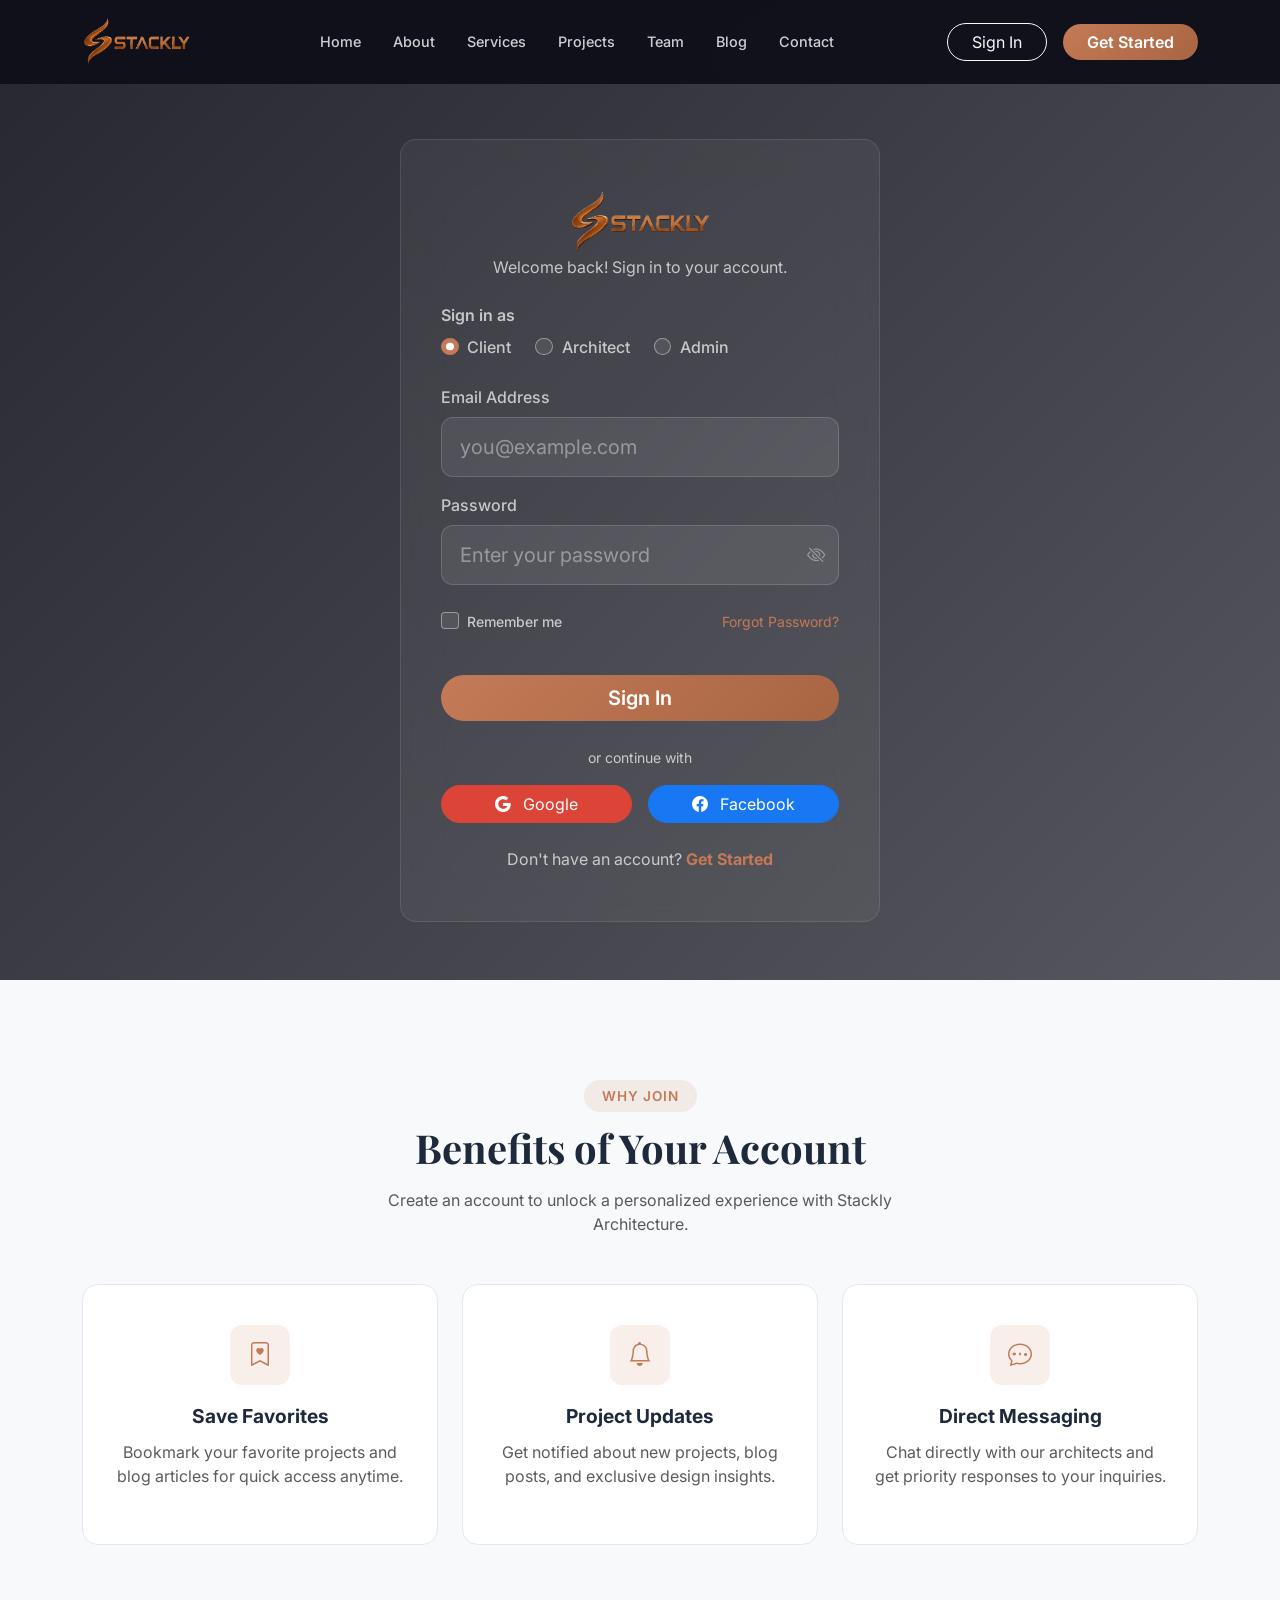
<file: admin-dashboard.html>
<!DOCTYPE html>
<html lang="en">
<head>
    <meta charset="UTF-8">
    <meta name="viewport" content="width=device-width, initial-scale=1.0">
    <title>Admin Dashboard - Stackly Architecture</title>
    <link href="https://cdn.jsdelivr.net/npm/bootstrap@5.3.3/dist/css/bootstrap.min.css" rel="stylesheet">
    <link rel="stylesheet" href="https://cdn.jsdelivr.net/npm/bootstrap-icons@1.11.3/font/bootstrap-icons.min.css">
    <link href="https://fonts.googleapis.com/css2?family=Inter:wght@300;400;500;600;700;800;900&family=Playfair+Display:wght@400;500;600;700;800&display=swap" rel="stylesheet">
    <link rel="stylesheet" href="style.css">
</head>
<body>

<script>if (!localStorage.getItem('userName')) { window.location.href = 'signin.html'; }</script>

<div class="dashboard-body admin-dash">

    <!-- Sidebar -->
    <aside class="dashboard-sidebar" id="sidebar">
        <div class="sidebar-header">
            <a href="index.html"><img src="images/image.png" alt="Stackly" height="36"></a>
            <button class="btn-close btn-close-white d-lg-none" onclick="toggleSidebar()"></button>
        </div>
        <div class="sidebar-user">
            <div class="sidebar-avatar">AK</div>
            <div class="sidebar-user-info">
                <h6 id="sidebarName">Alex King</h6>
                <span class="badge-role">Admin</span>
                <div style="font-size:0.72rem;color:rgba(255,255,255,0.3);margin-top:2px;" id="sidebarEmail">a.king@stackly.com</div>
            </div>
        </div>
        <nav class="sidebar-nav">
            <a href="#" class="active" data-tab="dashboard"><i class="bi bi-grid-1x2-fill"></i> Dashboard</a>
            <a href="#" data-tab="users"><i class="bi bi-people"></i> Users <span class="nav-badge">127</span></a>
            <a href="#" data-tab="projects"><i class="bi bi-folder"></i> Projects</a>
            <a href="#" data-tab="analytics"><i class="bi bi-graph-up"></i> Analytics</a>
            <a href="#" data-tab="reports"><i class="bi bi-file-bar-graph"></i> Reports</a>
            <a href="#" data-tab="audit"><i class="bi bi-shield-check"></i> Audit Log</a>
            <a href="#" data-tab="settings"><i class="bi bi-gear"></i> Settings</a>
        </nav>
        <div class="sidebar-footer">
            <a href="index.html"><i class="bi bi-box-arrow-left"></i> Sign Out</a>
        </div>
    </aside>

    <div class="sidebar-overlay" onclick="toggleSidebar()"></div>

    <!-- Main -->
    <main class="dashboard-main">

        <header class="dashboard-topbar">
            <div class="topbar-left">
                <button class="btn-menu" onclick="toggleSidebar()"><i class="bi bi-list"></i></button>
                <div class="search-box">
                    <i class="bi bi-search"></i>
                    <input type="text" placeholder="Search users, projects...">
                </div>
            </div>
            <div class="topbar-right">
                <button class="btn-icon"><i class="bi bi-bell"></i><span class="dot"></span></button>
                <button class="btn-icon"><i class="bi bi-envelope"></i></button>
                <div class="topbar-avatar">AK</div>
            </div>
        </header>

        <!-- ============ TAB: DASHBOARD ============ -->
        <div class="tab-panel active" id="tab-dashboard">
            <div class="welcome-section">
                <h2>Admin Panel, Alex <span style="font-family:Inter;">⚡</span></h2>
                <p>Full platform overview — users, revenue, and system health.</p>
            </div>

            <div class="row g-4 mb-4">
                <div class="col-xl-3 col-md-6">
                    <div class="stat-card">
                        <div class="stat-card-icon" style="background:rgba(59,130,246,0.15);color:#3b82f6;"><i class="bi bi-people"></i></div>
                        <div class="stat-card-body">
                            <h3>127</h3>
                            <p>Total Users</p>
                            <span class="stat-trend up"><i class="bi bi-arrow-up-short"></i> +12 this month</span>
                        </div>
                    </div>
                </div>
                <div class="col-xl-3 col-md-6">
                    <div class="stat-card">
                        <div class="stat-card-icon" style="background:rgba(196,122,86,0.15);color:var(--accent);"><i class="bi bi-folder"></i></div>
                        <div class="stat-card-body">
                            <h3>45</h3>
                            <p>Active Projects</p>
                            <span class="stat-trend up"><i class="bi bi-arrow-up-short"></i> +5 this week</span>
                        </div>
                    </div>
                </div>
                <div class="col-xl-3 col-md-6">
                    <div class="stat-card">
                        <div class="stat-card-icon" style="background:rgba(34,197,94,0.15);color:#22c55e;"><i class="bi bi-currency-dollar"></i></div>
                        <div class="stat-card-body">
                            <h3>$2.4M</h3>
                            <p>Revenue</p>
                            <span class="stat-trend up"><i class="bi bi-arrow-up-short"></i> +18% QoQ</span>
                        </div>
                    </div>
                </div>
                <div class="col-xl-3 col-md-6">
                    <div class="stat-card">
                        <div class="stat-card-icon" style="background:rgba(234,179,8,0.15);color:#eab308;"><i class="bi bi-hourglass"></i></div>
                        <div class="stat-card-body">
                            <h3>18</h3>
                            <p>Pending Requests</p>
                            <span class="stat-trend down"><i class="bi bi-arrow-down-short"></i> -4 yesterday</span>
                        </div>
                    </div>
                </div>
            </div>

            <!-- Distribution Charts -->
            <div class="row g-4 mb-4">
                <div class="col-xl-7">
                    <div class="dashboard-card">
                        <div class="card-header-custom">
                            <h5>User Distribution</h5>
                            <a href="#" onclick="switchTab('users')">Manage Users</a>
                        </div>
                        <div class="chart-list">
                            <div class="chart-item">
                                <span class="chart-label">Clients</span>
                                <div class="chart-bar"><div class="chart-fill blue" style="width:78%"></div></div>
                                <span class="chart-percent" style="width:auto;">78 <small style="color:rgba(255,255,255,0.3);font-size:0.7rem;">users</small></span>
                            </div>
                            <div class="chart-item">
                                <span class="chart-label">Architects</span>
                                <div class="chart-bar"><div class="chart-fill" style="width:18%"></div></div>
                                <span class="chart-percent" style="width:auto;">18</span>
                            </div>
                            <div class="chart-item">
                                <span class="chart-label">Admins</span>
                                <div class="chart-bar"><div class="chart-fill yellow" style="width:4%"></div></div>
                                <span class="chart-percent" style="width:auto;">4</span>
                            </div>
                            <div class="chart-item">
                                <span class="chart-label">Pending</span>
                                <div class="chart-bar"><div class="chart-fill green" style="width:27%"></div></div>
                                <span class="chart-percent" style="width:auto;">27</span>
                            </div>
                        </div>
                    </div>
                </div>
                <div class="col-xl-5">
                    <div class="dashboard-card">
                        <div class="card-header-custom">
                            <h5>Revenue by Category</h5>
                            <a href="#" onclick="switchTab('analytics')">Details</a>
                        </div>
                        <div class="chart-list">
                            <div class="chart-item">
                                <span class="chart-label">Residential</span>
                                <div class="chart-bar"><div class="chart-fill" style="width:45%"></div></div>
                                <span class="chart-percent" style="width:auto;">45%</span>
                            </div>
                            <div class="chart-item">
                                <span class="chart-label">Commercial</span>
                                <div class="chart-bar"><div class="chart-fill blue" style="width:30%"></div></div>
                                <span class="chart-percent" style="width:auto;">30%</span>
                            </div>
                            <div class="chart-item">
                                <span class="chart-label">Interior</span>
                                <div class="chart-bar"><div class="chart-fill green" style="width:15%"></div></div>
                                <span class="chart-percent" style="width:auto;">15%</span>
                            </div>
                            <div class="chart-item">
                                <span class="chart-label">Consulting</span>
                                <div class="chart-bar"><div class="chart-fill yellow" style="width:10%"></div></div>
                                <span class="chart-percent" style="width:auto;">10%</span>
                            </div>
                        </div>
                    </div>
                </div>
            </div>

            <!-- System + Activity -->
            <div class="row g-4">
                <div class="col-xl-5">
                    <div class="dashboard-card">
                        <div class="card-header-custom">
                            <h5>System Health</h5>
                            <a href="#">View All</a>
                        </div>
                        <div class="system-metrics">
                            <div class="metric-item">
                                <div class="metric-icon" style="background:rgba(34,197,94,0.15);color:#22c55e;"><i class="bi bi-cloud-check"></i></div>
                                <div class="metric-info">
                                    <h6>Server Status</h6>
                                    <div class="metric-value">Online <small style="color:#22c55e;">●</small></div>
                                </div>
                            </div>
                            <div class="metric-item">
                                <div class="metric-icon" style="background:rgba(59,130,246,0.15);color:#3b82f6;"><i class="bi bi-database"></i></div>
                                <div class="metric-info">
                                    <h6>Database</h6>
                                    <div class="metric-value">2.3 <small style="color:rgba(255,255,255,0.3);">GB</small></div>
                                </div>
                            </div>
                            <div class="metric-item">
                                <div class="metric-icon" style="background:rgba(234,179,8,0.15);color:#eab308;"><i class="bi bi-people"></i></div>
                                <div class="metric-info">
                                    <h6>Active Now</h6>
                                    <div class="metric-value">23 <small style="color:rgba(255,255,255,0.3);">users</small></div>
                                </div>
                            </div>
                            <div class="metric-item">
                                <div class="metric-icon" style="background:rgba(196,122,86,0.15);color:var(--accent);"><i class="bi bi-speedometer2"></i></div>
                                <div class="metric-info">
                                    <h6>Response Time</h6>
                                    <div class="metric-value">142 <small style="color:rgba(255,255,255,0.3);">ms</small></div>
                                </div>
                            </div>
                        </div>
                    </div>
                </div>
                <div class="col-xl-7">
                    <div class="dashboard-card">
                        <div class="card-header-custom">
                            <h5>Recent Activity</h5>
                            <a href="#" onclick="switchTab('audit')">Audit Log</a>
                        </div>
                        <div class="activity-feed">
                            <div class="activity-item">
                                <div class="activity-icon" style="background:rgba(59,130,246,0.15);color:#3b82f6;"><i class="bi bi-person-plus"></i></div>
                                <div class="activity-content">
                                    <p><strong>New user registered</strong> — Michael Torres (Architect)</p>
                                    <div class="activity-time">2 hours ago</div>
                                </div>
                            </div>
                            <div class="activity-item">
                                <div class="activity-icon" style="background:rgba(34,197,94,0.15);color:#22c55e;"><i class="bi bi-check-circle"></i></div>
                                <div class="activity-content">
                                    <p><strong>Project approved</strong> — Park Residence Phase 3</p>
                                    <div class="activity-time">4 hours ago</div>
                                </div>
                            </div>
                            <div class="activity-item">
                                <div class="activity-icon" style="background:rgba(196,122,86,0.15);color:var(--accent);"><i class="bi bi-file-earmark"></i></div>
                                <div class="activity-content">
                                    <p><strong>Report generated</strong> — Monthly revenue summary</p>
                                    <div class="activity-time">6 hours ago</div>
                                </div>
                            </div>
                            <div class="activity-item">
                                <div class="activity-icon" style="background:rgba(239,68,68,0.15);color:#ef4444;"><i class="bi bi-shield-exclamation"></i></div>
                                <div class="activity-content">
                                    <p><strong>Security alert</strong> — Failed login from IP 192.168.1.x</p>
                                    <div class="activity-time">1 day ago</div>
                                </div>
                            </div>
                        </div>
                    </div>
                </div>
            </div>
        </div>

        <!-- ============ TAB: USERS ============ -->
        <div class="tab-panel" id="tab-users">
            <div class="welcome-section">
                <h2>Users</h2>
                <p>Manage all platform users, roles, and permissions.</p>
            </div>
            <div class="dashboard-card">
                <div class="user-row">
                    <div class="user-avatar" style="background:linear-gradient(135deg,#3b82f6,#2563eb);">MT</div>
                    <div class="user-info"><h6>Michael Torres</h6><span>Architect · m.torres@email.com</span></div>
                    <span class="user-role-badge" style="background:rgba(196,122,86,0.12);color:var(--accent);">Architect</span>
                    <div class="user-status online"></div>
                </div>
                <div class="user-row">
                    <div class="user-avatar" style="background:linear-gradient(135deg,#22c55e,#16a34a);">EW</div>
                    <div class="user-info"><h6>Emma Wilson</h6><span>Client · e.wilson@email.com</span></div>
                    <span class="user-role-badge" style="background:rgba(59,130,246,0.12);color:#3b82f6;">Client</span>
                    <div class="user-status online"></div>
                </div>
                <div class="user-row">
                    <div class="user-avatar" style="background:linear-gradient(135deg,#c47a56,#a05a3a);">JP</div>
                    <div class="user-info"><h6>James Park</h6><span>Client · j.park@email.com</span></div>
                    <span class="user-role-badge" style="background:rgba(59,130,246,0.12);color:#3b82f6;">Client</span>
                    <div class="user-status online"></div>
                </div>
                <div class="user-row">
                    <div class="user-avatar" style="background:linear-gradient(135deg,#8b5cf6,#7c3aed);">SB</div>
                    <div class="user-info"><h6>Sarah Blake</h6><span>Architect · s.blake@email.com</span></div>
                    <span class="user-role-badge" style="background:rgba(196,122,86,0.12);color:var(--accent);">Architect</span>
                    <div class="user-status away"></div>
                </div>
                <div class="user-row">
                    <div class="user-avatar" style="background:linear-gradient(135deg,#eab308,#ca8a04);">RN</div>
                    <div class="user-info"><h6>Richard Nguyen</h6><span>Client · r.nguyen@email.com</span></div>
                    <span class="user-role-badge" style="background:rgba(59,130,246,0.12);color:#3b82f6;">Client</span>
                    <div class="user-status offline"></div>
                </div>
            </div>
        </div>

        <!-- ============ TAB: PROJECTS ============ -->
        <div class="tab-panel" id="tab-projects">
            <div class="welcome-section">
                <h2>All Projects</h2>
                <p>Centralized view of every project across the platform.</p>
            </div>
            <div class="dashboard-card">
                <div class="user-row">
                    <div class="user-avatar" style="background:rgba(196,122,86,0.15);color:var(--accent);font-size:1rem;"><i class="bi bi-building"></i></div>
                    <div class="user-info"><h6>Skyline Villa</h6><span>John Doe · $450K · Jul 2026</span></div>
                    <span class="user-role-badge" style="background:rgba(34,197,94,0.12);color:#22c55e;">Active</span>
                </div>
                <div class="user-row">
                    <div class="user-avatar" style="background:rgba(59,130,246,0.15);color:#3b82f6;font-size:1rem;"><i class="bi bi-water"></i></div>
                    <div class="user-info"><h6>Ocean Tower</h6><span>Coastal Dev · $2.1M · Dec 2026</span></div>
                    <span class="user-role-badge" style="background:rgba(234,179,8,0.12);color:#eab308;">In Progress</span>
                </div>
                <div class="user-row">
                    <div class="user-avatar" style="background:rgba(34,197,94,0.15);color:#22c55e;font-size:1rem;"><i class="bi bi-tree"></i></div>
                    <div class="user-info"><h6>Park Residence</h6><span>Emma Wilson · $320K · Done</span></div>
                    <span class="user-role-badge" style="background:rgba(59,130,246,0.12);color:#3b82f6;">Completed</span>
                </div>
                <div class="user-row">
                    <div class="user-avatar" style="background:rgba(239,68,68,0.15);color:#ef4444;font-size:1rem;"><i class="bi bi-house"></i></div>
                    <div class="user-info"><h6>Urban Loft</h6><span>James Park · $180K · Feb 2027</span></div>
                    <span class="user-role-badge" style="background:rgba(239,68,68,0.12);color:#ef4444;">Planning</span>
                </div>
            </div>
        </div>

        <!-- ============ TAB: ANALYTICS ============ -->
        <div class="tab-panel" id="tab-analytics">
            <div class="welcome-section">
                <h2>Analytics</h2>
                <p>Platform growth metrics and performance insights.</p>
            </div>
            <div class="row g-4 mb-4">
                <div class="col-md-6">
                    <div class="dashboard-card">
                        <div class="card-header-custom"><h5>Monthly Active Users</h5></div>
                        <div style="font-size:2.5rem;font-weight:800;color:#fff;font-family:'Playfair Display',serif;">89 <small style="font-size:1rem;color:rgba(255,255,255,0.3);font-weight:400;">+23%</small></div>
                        <div class="chart-list" style="margin-top:16px;">
                            <div class="chart-item">
                                <span class="chart-label">This Month</span>
                                <div class="chart-bar"><div class="chart-fill blue" style="width:89%"></div></div>
                                <span class="chart-percent" style="width:auto;">89</span>
                            </div>
                            <div class="chart-item">
                                <span class="chart-label">Last Month</span>
                                <div class="chart-bar"><div class="chart-fill" style="width:72%"></div></div>
                                <span class="chart-percent" style="width:auto;">72</span>
                            </div>
                            <div class="chart-item">
                                <span class="chart-label">Q1 Avg</span>
                                <div class="chart-bar"><div class="chart-fill green" style="width:65%"></div></div>
                                <span class="chart-percent" style="width:auto;">65</span>
                            </div>
                        </div>
                    </div>
                </div>
                <div class="col-md-6">
                    <div class="dashboard-card">
                        <div class="card-header-custom"><h5>Quarterly Revenue</h5></div>
                        <div style="font-size:2.5rem;font-weight:800;color:#fff;font-family:'Playfair Display',serif;">$842K <small style="font-size:1rem;color:rgba(255,255,255,0.3);font-weight:400;">Q2 2026</small></div>
                        <div class="chart-list" style="margin-top:16px;">
                            <div class="chart-item">
                                <span class="chart-label">Q1 2026</span>
                                <div class="chart-bar"><div class="chart-fill blue" style="width:68%"></div></div>
                                <span class="chart-percent" style="width:auto;">$578K</span>
                            </div>
                            <div class="chart-item">
                                <span class="chart-label">Q2 2026</span>
                                <div class="chart-bar"><div class="chart-fill" style="width:100%"></div></div>
                                <span class="chart-percent" style="width:auto;">$842K</span>
                            </div>
                        </div>
                    </div>
                </div>
            </div>
        </div>

        <!-- ============ TAB: REPORTS ============ -->
        <div class="tab-panel" id="tab-reports">
            <div class="welcome-section">
                <h2>Reports</h2>
                <p>Downloadable reports for financial and operational analysis.</p>
            </div>
            <div class="dashboard-card">
                <div class="user-row">
                    <div class="user-avatar" style="background:rgba(196,122,86,0.15);color:var(--accent);"><i class="bi bi-file-earmark-pdf"></i></div>
                    <div class="user-info"><h6>Monthly Revenue Report</h6><span>June 2026 · 2.8 MB</span></div>
                    <a href="404.html" style="color:var(--accent);font-size:1.2rem;"><i class="bi bi-download"></i></a>
                </div>
                <div class="user-row">
                    <div class="user-avatar" style="background:rgba(59,130,246,0.15);color:#3b82f6;"><i class="bi bi-file-earmark-bar-graph"></i></div>
                    <div class="user-info"><h6>Project Completion Report</h6><span>Q2 2026 · 4.1 MB</span></div>
                    <a href="404.html" style="color:var(--accent);font-size:1.2rem;"><i class="bi bi-download"></i></a>
                </div>
                <div class="user-row">
                    <div class="user-avatar" style="background:rgba(34,197,94,0.15);color:#22c55e;"><i class="bi bi-file-earmark-text"></i></div>
                    <div class="user-info"><h6>User Activity Log</h6><span>June 2026 · 1.5 MB</span></div>
                    <a href="404.html" style="color:var(--accent);font-size:1.2rem;"><i class="bi bi-download"></i></a>
                </div>
            </div>
        </div>

        <!-- ============ TAB: AUDIT LOG ============ -->
        <div class="tab-panel" id="tab-audit">
            <div class="welcome-section">
                <h2>Audit Log</h2>
                <p>System-wide security and activity tracking.</p>
            </div>
            <div class="dashboard-card">
                <div class="activity-item">
                    <div class="activity-icon" style="background:rgba(59,130,246,0.15);color:#3b82f6;"><i class="bi bi-person-plus"></i></div>
                    <div class="activity-content"><p><strong>User registered</strong> — Michael Torres (Architect)</p><div class="activity-time">2 hours ago · IP: 203.45.x.x</div></div>
                </div>
                <div class="activity-item">
                    <div class="activity-icon" style="background:rgba(34,197,94,0.15);color:#22c55e;"><i class="bi bi-check-circle"></i></div>
                    <div class="activity-content"><p><strong>Project approved</strong> — Park Residence Phase 3 by Sarah Mitchell</p><div class="activity-time">4 hours ago</div></div>
                </div>
                <div class="activity-item">
                    <div class="activity-icon" style="background:rgba(196,122,86,0.15);color:var(--accent);"><i class="bi bi-file-earmark"></i></div>
                    <div class="activity-content"><p><strong>Report generated</strong> — Monthly revenue summary</p><div class="activity-time">6 hours ago · by Alex King</div></div>
                </div>
                <div class="activity-item">
                    <div class="activity-icon" style="background:rgba(239,68,68,0.15);color:#ef4444;"><i class="bi bi-shield-exclamation"></i></div>
                    <div class="activity-content"><p><strong>Failed login</strong> — Account: admin@stackly.com from IP 192.168.1.x</p><div class="activity-time">1 day ago · 3 attempts</div></div>
                </div>
                <div class="activity-item">
                    <div class="activity-icon" style="background:rgba(234,179,8,0.15);color:#eab308;"><i class="bi bi-pencil"></i></div>
                    <div class="activity-content"><p><strong>User updated</strong> — Emma Wilson role changed to Client</p><div class="activity-time">2 days ago</div></div>
                </div>
            </div>
        </div>

        <!-- ============ TAB: SETTINGS ============ -->
        <div class="tab-panel" id="tab-settings">
            <div class="welcome-section">
                <h2>Settings</h2>
                <p>Platform configuration and admin preferences.</p>
            </div>
            <div class="row g-4">
                <div class="col-md-6">
                    <div class="dashboard-card">
                        <div class="card-header-custom"><h5>Profile</h5></div>
                        <div style="display:flex;align-items:center;gap:16px;">
                            <div class="sidebar-avatar" style="width:56px;height:56px;font-size:1.3rem;">AK</div>
                            <div>
                                <h6 style="color:#fff;font-weight:600;margin:0;">Alex King</h6>
                                <span style="color:rgba(255,255,255,0.4);font-size:0.85rem;">a.king@stackly.com</span>
                            </div>
                        </div>
                    </div>
                </div>
                <div class="col-md-6">
                    <div class="dashboard-card">
                        <div class="card-header-custom"><h5>Platform</h5></div>
                        <div class="activity-item">
                            <div class="activity-content"><p><strong>Maintenance Mode</strong></p></div>
                            <div class="form-check form-switch">
                                <input class="form-check-input" type="checkbox">
                            </div>
                        </div>
                        <div class="activity-item">
                            <div class="activity-content"><p><strong>Allow New Registrations</strong></p></div>
                            <div class="form-check form-switch">
                                <input class="form-check-input" type="checkbox" checked>
                            </div>
                        </div>
                    </div>
                </div>
            </div>
        </div>

    </main>
</div>

<script>
function toggleSidebar() {
    document.getElementById('sidebar').classList.toggle('show');
    document.querySelector('.sidebar-overlay').classList.toggle('show');
}

function switchTab(tabId) {
    document.querySelectorAll('.tab-panel').forEach(p => p.classList.remove('active'));
    document.querySelectorAll('.sidebar-nav a').forEach(a => a.classList.remove('active'));
    document.getElementById('tab-' + tabId).classList.add('active');
    document.querySelector('.sidebar-nav a[data-tab="' + tabId + '"]').classList.add('active');
    if (window.innerWidth <= 991) toggleSidebar();
}

document.querySelectorAll('.sidebar-nav a[data-tab]').forEach(a => {
    a.addEventListener('click', function(e) {
        e.preventDefault();
        switchTab(this.dataset.tab);
    });
});

(function loadUser() {
    const name = localStorage.getItem('userName') || 'Alex King';
    const email = localStorage.getItem('userEmail') || 'a.king@stackly.com';
    const initials = localStorage.getItem('userInitials') || 'AK';
    const firstName = name.split(' ')[0];

    document.querySelectorAll('.sidebar-avatar').forEach(el => { el.textContent = initials; });
    document.querySelectorAll('.topbar-avatar').forEach(el => { el.textContent = initials; });
    document.getElementById('sidebarName').textContent = name;
    document.getElementById('sidebarEmail').textContent = email;

    const welcomeEl = document.querySelector('.welcome-section h2');
    if (welcomeEl) welcomeEl.innerHTML = welcomeEl.innerHTML.replace(/Admin Panel, \w+/g, 'Admin Panel, ' + firstName);

    const settingsName = document.querySelector('#tab-settings .sidebar-avatar');
    if (settingsName) settingsName.textContent = initials;
    const settingsNameText = document.querySelector('#tab-settings .d-flex h6');
    if (settingsNameText) settingsNameText.textContent = name;
    const settingsEmail = document.querySelector('#tab-settings .d-flex span');
    if (settingsEmail) settingsEmail.textContent = email;
})();
</script>
<script src="https://cdn.jsdelivr.net/npm/bootstrap@5.3.3/dist/js/bootstrap.bundle.min.js"></script>
<script src="script.js"></script>
</body>
</html>
</file>
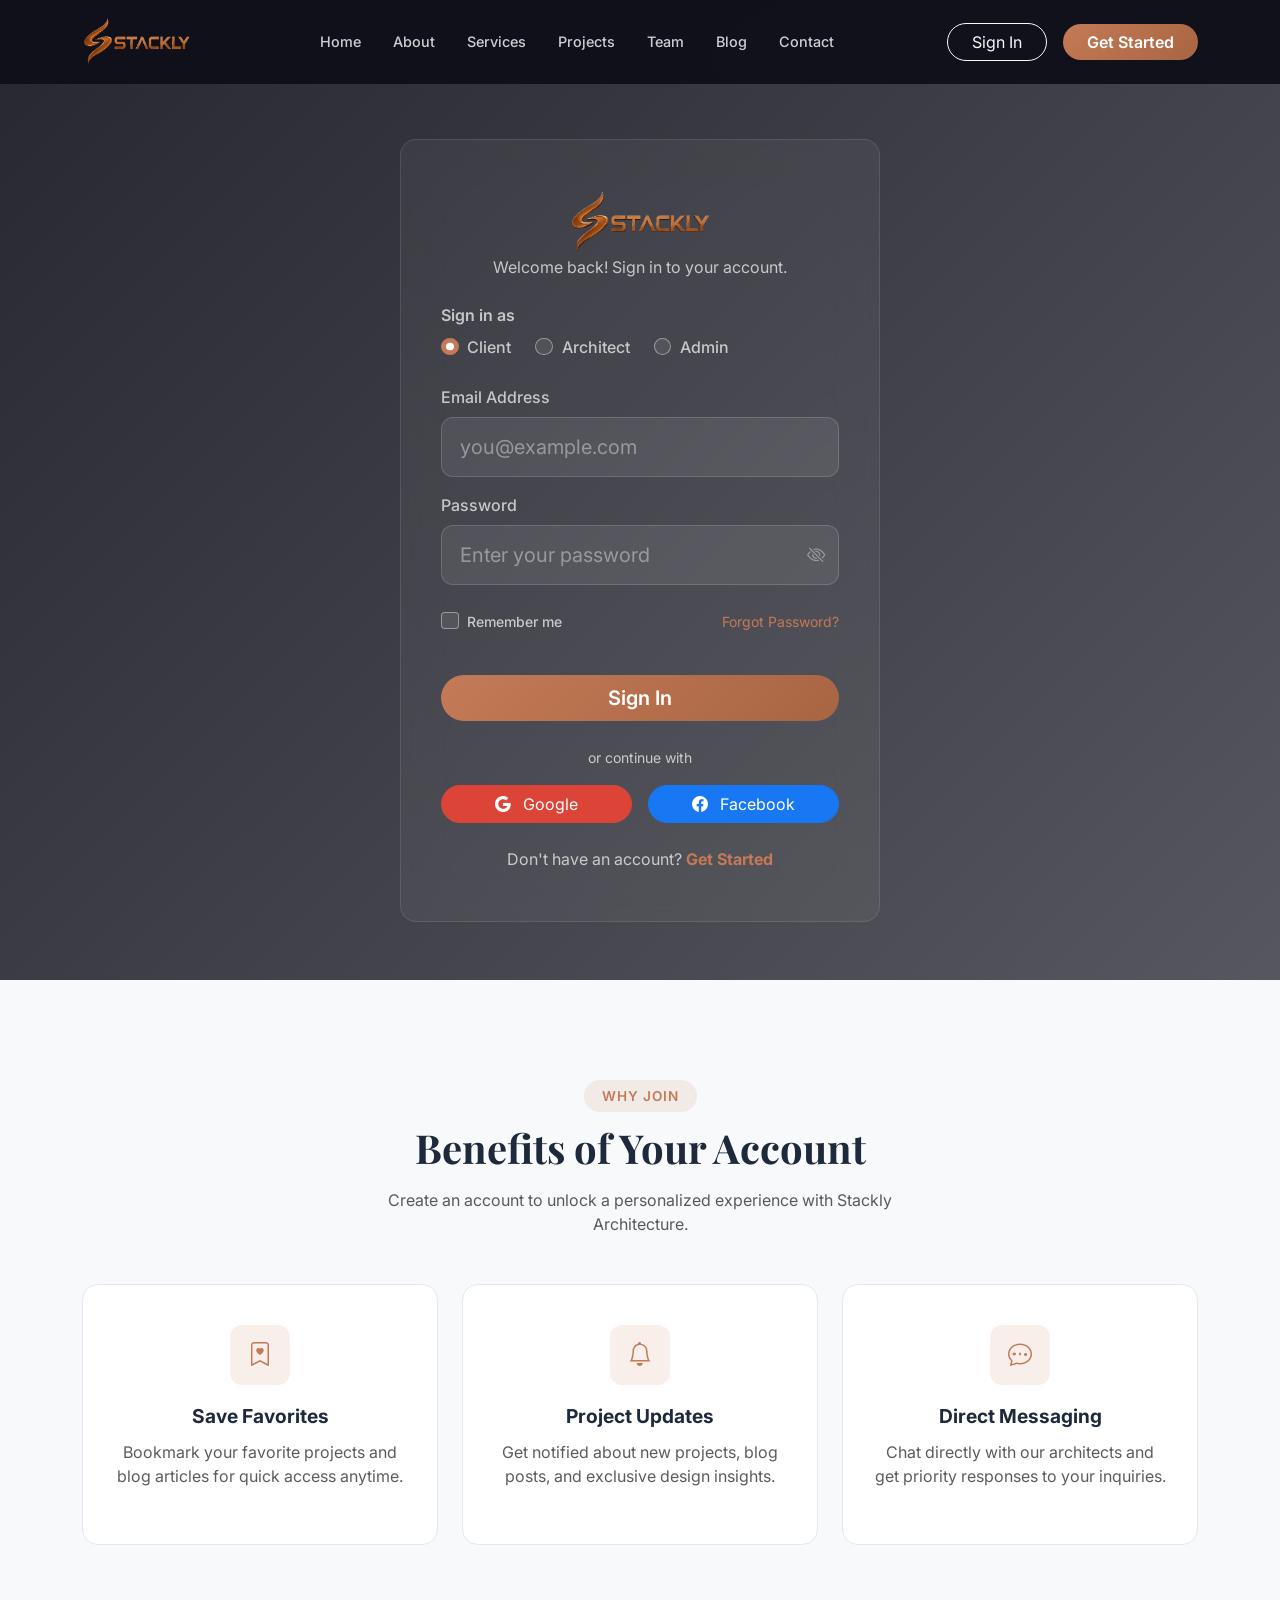
<file: architect-dashboard.html>
<!DOCTYPE html>
<html lang="en">
<head>
    <meta charset="UTF-8">
    <meta name="viewport" content="width=device-width, initial-scale=1.0">
    <title>Architect Dashboard - Stackly Architecture</title>
    <link href="https://cdn.jsdelivr.net/npm/bootstrap@5.3.3/dist/css/bootstrap.min.css" rel="stylesheet">
    <link rel="stylesheet" href="https://cdn.jsdelivr.net/npm/bootstrap-icons@1.11.3/font/bootstrap-icons.min.css">
    <link href="https://fonts.googleapis.com/css2?family=Inter:wght@300;400;500;600;700;800;900&family=Playfair+Display:wght@400;500;600;700;800&display=swap" rel="stylesheet">
    <link rel="stylesheet" href="style.css">
</head>
<body>

<script>if (!localStorage.getItem('userName')) { window.location.href = 'signin.html'; }</script>

<div class="dashboard-body architect-dash">

    <!-- Sidebar -->
    <aside class="dashboard-sidebar" id="sidebar">
        <div class="sidebar-header">
            <a href="index.html"><img src="images/image.png" alt="Stackly" height="36"></a>
            <button class="btn-close btn-close-white d-lg-none" onclick="toggleSidebar()"></button>
        </div>
        <div class="sidebar-user">
            <div class="sidebar-avatar">SM</div>
            <div class="sidebar-user-info">
                <h6 id="sidebarName">Sarah Mitchell</h6>
                <span class="badge-role">Architect</span>
                <div style="font-size:0.72rem;color:rgba(255,255,255,0.3);margin-top:2px;" id="sidebarEmail">s.mitchell@stackly.com</div>
            </div>
        </div>
        <nav class="sidebar-nav">
            <a href="#" class="active" data-tab="dashboard"><i class="bi bi-grid-1x2-fill"></i> Dashboard</a>
            <a href="#" data-tab="projects"><i class="bi bi-folder"></i> My Projects</a>
            <a href="#" data-tab="tasks"><i class="bi bi-list-task"></i> Tasks <span class="nav-badge">5</span></a>
            <a href="#" data-tab="team"><i class="bi bi-people"></i> Team</a>
            <a href="#" data-tab="schedule"><i class="bi bi-calendar-week"></i> Schedule</a>
            <a href="#" data-tab="resources"><i class="bi bi-journal"></i> Resources</a>
            <a href="#" data-tab="settings"><i class="bi bi-gear"></i> Settings</a>
        </nav>
        <div class="sidebar-footer">
            <a href="index.html"><i class="bi bi-box-arrow-left"></i> Sign Out</a>
        </div>
    </aside>

    <div class="sidebar-overlay" onclick="toggleSidebar()"></div>

    <!-- Main -->
    <main class="dashboard-main">

        <header class="dashboard-topbar">
            <div class="topbar-left">
                <button class="btn-menu" onclick="toggleSidebar()"><i class="bi bi-list"></i></button>
                <div class="search-box">
                    <i class="bi bi-search"></i>
                    <input type="text" placeholder="Search projects, tasks...">
                </div>
            </div>
            <div class="topbar-right">
                <button class="btn-icon"><i class="bi bi-bell"></i><span class="dot"></span></button>
                <button class="btn-icon"><i class="bi bi-envelope"></i></button>
                <div class="topbar-avatar">SM</div>
            </div>
        </header>

        <!-- ============ TAB: DASHBOARD ============ -->
        <div class="tab-panel active" id="tab-dashboard">
            <div class="welcome-section">
                <h2>Good morning, Sarah <span style="font-family:Inter;">☕</span></h2>
                <p>Manage projects, tasks, and your team's workflow.</p>
            </div>

            <div class="row g-4 mb-4">
                <div class="col-xl-3 col-md-6">
                    <div class="stat-card">
                        <div class="stat-card-icon" style="background:rgba(59,130,246,0.15);color:#3b82f6;"><i class="bi bi-folder"></i></div>
                        <div class="stat-card-body">
                            <h3>7</h3>
                            <p>Active Projects</p>
                            <span class="stat-trend up"><i class="bi bi-arrow-up-short"></i> +2 this month</span>
                        </div>
                    </div>
                </div>
                <div class="col-xl-3 col-md-6">
                    <div class="stat-card">
                        <div class="stat-card-icon" style="background:rgba(234,179,8,0.15);color:#eab308;"><i class="bi bi-clock"></i></div>
                        <div class="stat-card-body">
                            <h3>12</h3>
                            <p>Pending Reviews</p>
                            <span class="stat-trend down"><i class="bi bi-arrow-down-short"></i> -3 today</span>
                        </div>
                    </div>
                </div>
                <div class="col-xl-3 col-md-6">
                    <div class="stat-card">
                        <div class="stat-card-icon" style="background:rgba(34,197,94,0.15);color:#22c55e;"><i class="bi bi-people"></i></div>
                        <div class="stat-card-body">
                            <h3>6</h3>
                            <p>Team Members</p>
                            <span class="stat-trend up"><i class="bi bi-arrow-up-short"></i> +1 this week</span>
                        </div>
                    </div>
                </div>
                <div class="col-xl-3 col-md-6">
                    <div class="stat-card">
                        <div class="stat-card-icon" style="background:rgba(196,122,86,0.15);color:var(--accent);"><i class="bi bi-star"></i></div>
                        <div class="stat-card-body">
                            <h3>4.9</h3>
                            <p>Client Rating</p>
                            <span class="stat-trend up"><i class="bi bi-arrow-up-short"></i> +0.2 this quarter</span>
                        </div>
                    </div>
                </div>
            </div>

            <!-- Kanban Board -->
            <div class="dashboard-card mb-4">
                <div class="card-header-custom">
                    <h5>Project Kanban Board</h5>
                    <a href="#" onclick="switchTab('tasks')">Manage Tasks</a>
                </div>
                <div class="kanban-board">
                    <div class="kanban-column">
                        <div class="kanban-header">
                            <h6>To Do</h6>
                            <span class="count">4</span>
                        </div>
                        <div class="kanban-card">
                            <div class="kanban-card-title">Structural Analysis</div>
                            <div class="kanban-card-desc">Skyline Villa — Foundation load calculations</div>
                            <div class="kanban-card-footer">
                                <span class="priority high">High</span>
                                <span class="assignee" style="background:#3b82f6;">MC</span>
                            </div>
                        </div>
                        <div class="kanban-card">
                            <div class="kanban-card-title">Material Selection</div>
                            <div class="kanban-card-desc">Ocean Tower — Facade materials review</div>
                            <div class="kanban-card-footer">
                                <span class="priority medium">Medium</span>
                                <span class="assignee" style="background:var(--accent);">SM</span>
                            </div>
                        </div>
                        <div class="kanban-card">
                            <div class="kanban-card-title">Permit Application</div>
                            <div class="kanban-card-desc">Urban Loft — Zoning compliance docs</div>
                            <div class="kanban-card-footer">
                                <span class="priority low">Low</span>
                                <span class="assignee" style="background:#8b5cf6;">DK</span>
                            </div>
                        </div>
                    </div>
                    <div class="kanban-column">
                        <div class="kanban-header">
                            <h6>In Progress</h6>
                            <span class="count">3</span>
                        </div>
                        <div class="kanban-card">
                            <div class="kanban-card-title">3D Rendering</div>
                            <div class="kanban-card-desc">Park Residence — Interior views</div>
                            <div class="kanban-card-footer">
                                <span class="priority high">High</span>
                                <span class="assignee" style="background:#22c55e;">EP</span>
                            </div>
                        </div>
                        <div class="kanban-card">
                            <div class="kanban-card-title">Blueprint Drafting</div>
                            <div class="kanban-card-desc">Skyline Villa — Elevation plans</div>
                            <div class="kanban-card-footer">
                                <span class="priority medium">Medium</span>
                                <span class="assignee" style="background:#3b82f6;">MC</span>
                            </div>
                        </div>
                    </div>
                    <div class="kanban-column">
                        <div class="kanban-header">
                            <h6>Review</h6>
                            <span class="count">3</span>
                        </div>
                        <div class="kanban-card">
                            <div class="kanban-card-title">Budget Estimate</div>
                            <div class="kanban-card-desc">Ocean Tower — Phase 1 costs</div>
                            <div class="kanban-card-footer">
                                <span class="priority high">High</span>
                                <span class="assignee" style="background:#eab308;">LR</span>
                            </div>
                        </div>
                        <div class="kanban-card">
                            <div class="kanban-card-title">Structural Report</div>
                            <div class="kanban-card-desc">Park Residence — Final review</div>
                            <div class="kanban-card-footer">
                                <span class="priority medium">Medium</span>
                                <span class="assignee" style="background:var(--accent);">SM</span>
                            </div>
                        </div>
                    </div>
                    <div class="kanban-column">
                        <div class="kanban-header">
                            <h6>Completed</h6>
                            <span class="count">6</span>
                        </div>
                        <div class="kanban-card">
                            <div class="kanban-card-title">Site Survey</div>
                            <div class="kanban-card-desc">Urban Loft — Topography data</div>
                            <div class="kanban-card-footer">
                                <span class="priority low">Low</span>
                                <span class="assignee" style="background:#22c55e;">DK</span>
                            </div>
                        </div>
                        <div class="kanban-card">
                            <div class="kanban-card-title">Feasibility Study</div>
                            <div class="kanban-card-desc">Ocean Tower — Environmental</div>
                            <div class="kanban-card-footer">
                                <span class="priority medium">Medium</span>
                                <span class="assignee" style="background:#8b5cf6;">LR</span>
                            </div>
                        </div>
                    </div>
                </div>
            </div>

            <!-- Schedule + Team -->
            <div class="row g-4">
                <div class="col-lg-7">
                    <div class="dashboard-card">
                        <div class="card-header-custom">
                            <h5>Weekly Schedule</h5>
                            <a href="#" onclick="switchTab('schedule')">Full Calendar</a>
                        </div>
                        <div class="activity-feed">
                            <div class="activity-item">
                                <div class="activity-icon" style="background:rgba(196,122,86,0.15);color:var(--accent);"><i class="bi bi-pencil"></i></div>
                                <div class="activity-content">
                                    <p><strong>Finalize blueprints</strong> — Skyline Villa</p>
                                    <div class="activity-time">Today, 5:00 PM</div>
                                </div>
                            </div>
                            <div class="activity-item">
                                <div class="activity-icon" style="background:rgba(59,130,246,0.15);color:#3b82f6;"><i class="bi bi-people"></i></div>
                                <div class="activity-content">
                                    <p><strong>Client Meeting</strong> — Ocean Tower redesign</p>
                                    <div class="activity-time">Tomorrow, 10:00 AM</div>
                                </div>
                            </div>
                            <div class="activity-item">
                                <div class="activity-icon" style="background:rgba(234,179,8,0.15);color:#eab308;"><i class="bi bi-file-check"></i></div>
                                <div class="activity-content">
                                    <p><strong>Permit Submission</strong> — Park Residence</p>
                                    <div class="activity-time">Fri, 12:00 PM</div>
                                </div>
                            </div>
                            <div class="activity-item">
                                <div class="activity-icon" style="background:rgba(34,197,94,0.15);color:#22c55e;"><i class="bi bi-truck"></i></div>
                                <div class="activity-content">
                                    <p><strong>Site Inspection</strong> — Urban Loft</p>
                                    <div class="activity-time">Next Mon, 8:00 AM</div>
                                </div>
                            </div>
                        </div>
                    </div>
                </div>
                <div class="col-lg-5">
                    <div class="dashboard-card">
                        <div class="card-header-custom">
                            <h5>Team Status</h5>
                            <a href="#" onclick="switchTab('team')">View All</a>
                        </div>
                        <div class="activity-feed">
                            <div class="activity-item">
                                <div class="activity-icon" style="background:#3b82f6;color:#fff;">MC</div>
                                <div class="activity-content">
                                    <p><strong>Mark Chen</strong> — Structural Engineer</p>
                                    <div class="activity-time"><span style="color:#22c55e;font-size:0.7rem;">●</span> Online now</div>
                                </div>
                            </div>
                            <div class="activity-item">
                                <div class="activity-icon" style="background:#22c55e;color:#fff;">EP</div>
                                <div class="activity-content">
                                    <p><strong>Emily Park</strong> — 3D Visualizer</p>
                                    <div class="activity-time"><span style="color:#22c55e;font-size:0.7rem;">●</span> Online now</div>
                                </div>
                            </div>
                            <div class="activity-item">
                                <div class="activity-icon" style="background:#8b5cf6;color:#fff;">DK</div>
                                <div class="activity-content">
                                    <p><strong>David Kim</strong> — Junior Architect</p>
                                    <div class="activity-time"><span style="color:#eab308;font-size:0.7rem;">●</span> Away</div>
                                </div>
                            </div>
                            <div class="activity-item">
                                <div class="activity-icon" style="background:#eab308;color:#fff;">LR</div>
                                <div class="activity-content">
                                    <p><strong>Lisa Ray</strong> — Project Manager</p>
                                    <div class="activity-time"><span style="color:rgba(255,255,255,0.2);font-size:0.7rem;">●</span> Offline</div>
                                </div>
                            </div>
                        </div>
                    </div>
                </div>
            </div>
        </div>

        <!-- ============ TAB: PROJECTS ============ -->
        <div class="tab-panel" id="tab-projects">
            <div class="welcome-section">
                <h2>My Projects</h2>
                <p>Detailed view of all managed architectural projects.</p>
            </div>
            <div class="dashboard-card">
                <div class="project-mini-item">
                    <div class="project-mini-icon" style="background:rgba(196,122,86,0.15);color:var(--accent);"><i class="bi bi-building"></i></div>
                    <div class="project-mini-info">
                        <h6>Skyline Villa — Hillside Residence</h6>
                        <span>Client: John Doe · Budget: $450K · Deadline: Aug 2026</span>
                    </div>
                    <span class="project-mini-status" style="background:rgba(34,197,94,0.12);color:#22c55e;">Active</span>
                </div>
                <div class="project-mini-item">
                    <div class="project-mini-icon" style="background:rgba(59,130,246,0.15);color:#3b82f6;"><i class="bi bi-water"></i></div>
                    <div class="project-mini-info">
                        <h6>Ocean Tower — Beachfront Complex</h6>
                        <span>Client: Coastal Dev · Budget: $2.1M · Deadline: Dec 2026</span>
                    </div>
                    <span class="project-mini-status" style="background:rgba(234,179,8,0.12);color:#eab308;">In Progress</span>
                </div>
                <div class="project-mini-item">
                    <div class="project-mini-icon" style="background:rgba(34,197,94,0.15);color:#22c55e;"><i class="bi bi-tree"></i></div>
                    <div class="project-mini-info">
                        <h6>Park Residence — Eco Housing</h6>
                        <span>Client: Emma Wilson · Budget: $320K · Completed: Jun 2026</span>
                    </div>
                    <span class="project-mini-status" style="background:rgba(59,130,246,0.12);color:#3b82f6;">Completed</span>
                </div>
                <div class="project-mini-item">
                    <div class="project-mini-icon" style="background:rgba(239,68,68,0.15);color:#ef4444;"><i class="bi bi-house"></i></div>
                    <div class="project-mini-info">
                        <h6>Urban Loft — Downtown Conversion</h6>
                        <span>Client: James Park · Budget: $180K · Deadline: Feb 2027</span>
                    </div>
                    <span class="project-mini-status" style="background:rgba(239,68,68,0.12);color:#ef4444;">Planning</span>
                </div>
            </div>
        </div>

        <!-- ============ TAB: TASKS ============ -->
        <div class="tab-panel" id="tab-tasks">
            <div class="welcome-section">
                <h2>Tasks</h2>
                <p>Full kanban board to manage your workflow.</p>
            </div>
            <div class="dashboard-card">
                <div class="kanban-board">
                    <div class="kanban-column">
                        <div class="kanban-header"><h6>To Do</h6><span class="count">4</span></div>
                        <div class="kanban-card"><div class="kanban-card-title">Structural Analysis</div><div class="kanban-card-desc">Skyline Villa — Foundation load calculations</div><div class="kanban-card-footer"><span class="priority high">High</span><span class="assignee" style="background:#3b82f6;">MC</span></div></div>
                        <div class="kanban-card"><div class="kanban-card-title">Material Selection</div><div class="kanban-card-desc">Ocean Tower — Facade materials review</div><div class="kanban-card-footer"><span class="priority medium">Medium</span><span class="assignee" style="background:var(--accent);">SM</span></div></div>
                        <div class="kanban-card"><div class="kanban-card-title">Permit Application</div><div class="kanban-card-desc">Urban Loft — Zoning compliance docs</div><div class="kanban-card-footer"><span class="priority low">Low</span><span class="assignee" style="background:#8b5cf6;">DK</span></div></div>
                        <div class="kanban-card"><div class="kanban-card-title">Energy Model</div><div class="kanban-card-desc">Skyline Villa — Sustainability analysis</div><div class="kanban-card-footer"><span class="priority medium">Medium</span><span class="assignee" style="background:#22c55e;">EP</span></div></div>
                    </div>
                    <div class="kanban-column">
                        <div class="kanban-header"><h6>In Progress</h6><span class="count">3</span></div>
                        <div class="kanban-card"><div class="kanban-card-title">3D Rendering</div><div class="kanban-card-desc">Park Residence — Interior photorealistic views</div><div class="kanban-card-footer"><span class="priority high">High</span><span class="assignee" style="background:#22c55e;">EP</span></div></div>
                        <div class="kanban-card"><div class="kanban-card-title">Blueprint Drafting</div><div class="kanban-card-desc">Skyline Villa — Elevation & floor plans</div><div class="kanban-card-footer"><span class="priority medium">Medium</span><span class="assignee" style="background:#3b82f6;">MC</span></div></div>
                        <div class="kanban-card"><div class="kanban-card-title">Site Photos</div><div class="kanban-card-desc">Urban Loft — Current condition documentation</div><div class="kanban-card-footer"><span class="priority low">Low</span><span class="assignee" style="background:#eab308;">DK</span></div></div>
                    </div>
                    <div class="kanban-column">
                        <div class="kanban-header"><h6>Review</h6><span class="count">3</span></div>
                        <div class="kanban-card"><div class="kanban-card-title">Budget Estimate</div><div class="kanban-card-desc">Ocean Tower — Phase 1 cost breakdown</div><div class="kanban-card-footer"><span class="priority high">High</span><span class="assignee" style="background:#eab308;">LR</span></div></div>
                        <div class="kanban-card"><div class="kanban-card-title">Structural Report</div><div class="kanban-card-desc">Park Residence — Final review pending</div><div class="kanban-card-footer"><span class="priority medium">Medium</span><span class="assignee" style="background:var(--accent);">SM</span></div></div>
                        <div class="kanban-card"><div class="kanban-card-title">Lighting Plan</div><div class="kanban-card-desc">Skyline Villa — Electrical layout review</div><div class="kanban-card-footer"><span class="priority low">Low</span><span class="assignee" style="background:#3b82f6;">MC</span></div></div>
                    </div>
                    <div class="kanban-column">
                        <div class="kanban-header"><h6>Completed</h6><span class="count">6</span></div>
                        <div class="kanban-card"><div class="kanban-card-title">Site Survey</div><div class="kanban-card-desc">Urban Loft — Topography & measurements</div><div class="kanban-card-footer"><span class="priority low">Low</span><span class="assignee" style="background:#22c55e;">DK</span></div></div>
                        <div class="kanban-card"><div class="kanban-card-title">Feasibility Study</div><div class="kanban-card-desc">Ocean Tower — Environmental impact analysis</div><div class="kanban-card-footer"><span class="priority medium">Medium</span><span class="assignee" style="background:#8b5cf6;">LR</span></div></div>
                        <div class="kanban-card"><div class="kanban-card-title">Zoning Check</div><div class="kanban-card-desc">Park Residence — Local code compliance</div><div class="kanban-card-footer"><span class="priority high">High</span><span class="assignee" style="background:var(--accent);">SM</span></div></div>
                    </div>
                </div>
            </div>
        </div>

        <!-- ============ TAB: TEAM ============ -->
        <div class="tab-panel" id="tab-team">
            <div class="welcome-section">
                <h2>Team</h2>
                <p>Meet your team members and their availability.</p>
            </div>
            <div class="row g-4">
                <div class="col-md-6 col-lg-3">
                    <div class="dashboard-card" style="text-align:center;padding:28px 20px;">
                        <div style="width:60px;height:60px;border-radius:16px;background:linear-gradient(135deg,#3b82f6,#2563eb);display:flex;align-items:center;justify-content:center;font-weight:700;font-size:1.3rem;color:#fff;margin:0 auto 14px;">MC</div>
                        <h6 style="color:#fff;font-weight:600;">Mark Chen</h6>
                        <p style="font-size:0.82rem;color:rgba(255,255,255,0.4);margin-bottom:8px;">Structural Engineer</p>
                        <span style="font-size:0.78rem;color:#22c55e;">● Online</span>
                    </div>
                </div>
                <div class="col-md-6 col-lg-3">
                    <div class="dashboard-card" style="text-align:center;padding:28px 20px;">
                        <div style="width:60px;height:60px;border-radius:16px;background:linear-gradient(135deg,#22c55e,#16a34a);display:flex;align-items:center;justify-content:center;font-weight:700;font-size:1.3rem;color:#fff;margin:0 auto 14px;">EP</div>
                        <h6 style="color:#fff;font-weight:600;">Emily Park</h6>
                        <p style="font-size:0.82rem;color:rgba(255,255,255,0.4);margin-bottom:8px;">3D Visualizer</p>
                        <span style="font-size:0.78rem;color:#22c55e;">● Online</span>
                    </div>
                </div>
                <div class="col-md-6 col-lg-3">
                    <div class="dashboard-card" style="text-align:center;padding:28px 20px;">
                        <div style="width:60px;height:60px;border-radius:16px;background:linear-gradient(135deg,#8b5cf6,#7c3aed);display:flex;align-items:center;justify-content:center;font-weight:700;font-size:1.3rem;color:#fff;margin:0 auto 14px;">DK</div>
                        <h6 style="color:#fff;font-weight:600;">David Kim</h6>
                        <p style="font-size:0.82rem;color:rgba(255,255,255,0.4);margin-bottom:8px;">Junior Architect</p>
                        <span style="font-size:0.78rem;color:#eab308;">● Away</span>
                    </div>
                </div>
                <div class="col-md-6 col-lg-3">
                    <div class="dashboard-card" style="text-align:center;padding:28px 20px;">
                        <div style="width:60px;height:60px;border-radius:16px;background:linear-gradient(135deg,#eab308,#ca8a04);display:flex;align-items:center;justify-content:center;font-weight:700;font-size:1.3rem;color:#fff;margin:0 auto 14px;">LR</div>
                        <h6 style="color:#fff;font-weight:600;">Lisa Ray</h6>
                        <p style="font-size:0.82rem;color:rgba(255,255,255,0.4);margin-bottom:8px;">Project Manager</p>
                        <span style="font-size:0.78rem;color:rgba(255,255,255,0.2);">● Offline</span>
                    </div>
                </div>
            </div>
        </div>

        <!-- ============ TAB: SCHEDULE ============ -->
        <div class="tab-panel" id="tab-schedule">
            <div class="welcome-section">
                <h2>Schedule</h2>
                <p>Monthly calendar with all your deadlines and events.</p>
            </div>
            <div class="dashboard-card">
                <div class="calendar-mini">
                    <div class="cal-header">
                        <button><i class="bi bi-chevron-left"></i></button>
                        <h6>July 2026</h6>
                        <button><i class="bi bi-chevron-right"></i></button>
                    </div>
                    <div class="cal-grid">
                        <span class="cal-day-name">Sun</span>
                        <span class="cal-day-name">Mon</span>
                        <span class="cal-day-name">Tue</span>
                        <span class="cal-day-name">Wed</span>
                        <span class="cal-day-name">Thu</span>
                        <span class="cal-day-name">Fri</span>
                        <span class="cal-day-name">Sat</span>
                        <span class="cal-day other-month">29</span>
                        <span class="cal-day other-month">30</span>
                        <span class="cal-day">1</span>
                        <span class="cal-day">2</span>
                        <span class="cal-day">3</span>
                        <span class="cal-day">4</span>
                        <span class="cal-day">5</span>
                        <span class="cal-day">6</span>
                        <span class="cal-day">7</span>
                        <span class="cal-day">8</span>
                        <span class="cal-day">9</span>
                        <span class="cal-day">10</span>
                        <span class="cal-day">11</span>
                        <span class="cal-day">12</span>
                        <span class="cal-day event">13</span>
                        <span class="cal-day">14</span>
                        <span class="cal-day">15</span>
                        <span class="cal-day">16</span>
                        <span class="cal-day">17</span>
                        <span class="cal-day">18</span>
                        <span class="cal-day">19</span>
                        <span class="cal-day">20</span>
                        <span class="cal-day today">21</span>
                        <span class="cal-day event">22</span>
                        <span class="cal-day">23</span>
                        <span class="cal-day">24</span>
                        <span class="cal-day">25</span>
                        <span class="cal-day">26</span>
                        <span class="cal-day">27</span>
                        <span class="cal-day event">28</span>
                        <span class="cal-day">29</span>
                        <span class="cal-day">30</span>
                        <span class="cal-day">31</span>
                        <span class="cal-day other-month">1</span>
                    </div>
                </div>
            </div>
        </div>

        <!-- ============ TAB: RESOURCES ============ -->
        <div class="tab-panel" id="tab-resources">
            <div class="welcome-section">
                <h2>Resources</h2>
                <p>Templates, guides, and reference materials for your team.</p>
            </div>
            <div class="dashboard-card">
                <div class="project-mini-item">
                    <div class="project-mini-icon" style="background:rgba(196,122,86,0.15);color:var(--accent);"><i class="bi bi-book"></i></div>
                    <div class="project-mini-info">
                        <h6>Design Standards Guide v4.2</h6>
                        <span>Updated Jun 2026 · 28 pages</span>
                    </div>
                    <a href="404.html" style="color:var(--accent);"><i class="bi bi-download"></i></a>
                </div>
                <div class="project-mini-item">
                    <div class="project-mini-icon" style="background:rgba(59,130,246,0.15);color:#3b82f6;"><i class="bi bi-file-earmark-zip"></i></div>
                    <div class="project-mini-info">
                        <h6>CAD Template Pack</h6>
                        <span>Updated May 2026 · 15 templates</span>
                    </div>
                    <a href="404.html" style="color:var(--accent);"><i class="bi bi-download"></i></a>
                </div>
                <div class="project-mini-item">
                    <div class="project-mini-icon" style="background:rgba(34,197,94,0.15);color:#22c55e;"><i class="bi bi-journal-text"></i></div>
                    <div class="project-mini-info">
                        <h6>Building Code Reference (2026)</h6>
                        <span>Full code with local amendments</span>
                    </div>
                    <a href="404.html" style="color:var(--accent);"><i class="bi bi-download"></i></a>
                </div>
            </div>
        </div>

        <!-- ============ TAB: SETTINGS ============ -->
        <div class="tab-panel" id="tab-settings">
            <div class="welcome-section">
                <h2>Settings</h2>
                <p>Manage your profile and notification preferences.</p>
            </div>
            <div class="dashboard-card">
                <div class="card-header-custom"><h5>Profile</h5></div>
                <div style="display:flex;align-items:center;gap:16px;padding-bottom:20px;border-bottom:1px solid rgba(255,255,255,0.04);margin-bottom:20px;">
                    <div class="sidebar-avatar" style="width:56px;height:56px;font-size:1.3rem;">SM</div>
                    <div>
                        <h6 style="color:#fff;font-weight:600;margin:0;">Sarah Mitchell</h6>
                        <span style="color:rgba(255,255,255,0.4);font-size:0.85rem;">s.mitchell@stackly.com</span>
                    </div>
                </div>
                <div class="activity-item">
                    <div class="activity-icon" style="background:rgba(59,130,246,0.15);color:#3b82f6;"><i class="bi bi-bell"></i></div>
                    <div class="activity-content">
                        <p><strong>Email Notifications</strong></p>
                        <div class="activity-time">Receive task assignments and project updates</div>
                    </div>
                    <div class="form-check form-switch">
                        <input class="form-check-input" type="checkbox" checked>
                    </div>
                </div>
                <div class="activity-item">
                    <div class="activity-icon" style="background:rgba(34,197,94,0.15);color:#22c55e;"><i class="bi bi-slack"></i></div>
                    <div class="activity-content">
                        <p><strong>Slack Integration</strong></p>
                        <div class="activity-time">Get notified in your team Slack channel</div>
                    </div>
                    <div class="form-check form-switch">
                        <input class="form-check-input" type="checkbox" checked>
                    </div>
                </div>
            </div>
        </div>

    </main>
</div>

<script>
function toggleSidebar() {
    document.getElementById('sidebar').classList.toggle('show');
    document.querySelector('.sidebar-overlay').classList.toggle('show');
}

function switchTab(tabId) {
    document.querySelectorAll('.tab-panel').forEach(p => p.classList.remove('active'));
    document.querySelectorAll('.sidebar-nav a').forEach(a => a.classList.remove('active'));
    document.getElementById('tab-' + tabId).classList.add('active');
    document.querySelector('.sidebar-nav a[data-tab="' + tabId + '"]').classList.add('active');
    if (window.innerWidth <= 991) toggleSidebar();
}

document.querySelectorAll('.sidebar-nav a[data-tab]').forEach(a => {
    a.addEventListener('click', function(e) {
        e.preventDefault();
        switchTab(this.dataset.tab);
    });
});

(function loadUser() {
    const name = localStorage.getItem('userName') || 'Sarah Mitchell';
    const email = localStorage.getItem('userEmail') || 's.mitchell@stackly.com';
    const initials = localStorage.getItem('userInitials') || 'SM';
    const firstName = name.split(' ')[0];

    document.querySelectorAll('.sidebar-avatar').forEach(el => { el.textContent = initials; });
    document.querySelectorAll('.topbar-avatar').forEach(el => { el.textContent = initials; });
    document.getElementById('sidebarName').textContent = name;
    document.getElementById('sidebarEmail').textContent = email;

    const welcomeEl = document.querySelector('.welcome-section h2');
    if (welcomeEl) welcomeEl.innerHTML = welcomeEl.innerHTML.replace(/Good morning, \w+/g, 'Good morning, ' + firstName);

    const settingsName = document.querySelector('#tab-settings .sidebar-avatar');
    if (settingsName) settingsName.textContent = initials;
    const settingsNameText = document.querySelector('#tab-settings .d-flex h6');
    if (settingsNameText) settingsNameText.textContent = name;
    const settingsEmail = document.querySelector('#tab-settings .d-flex span');
    if (settingsEmail) settingsEmail.textContent = email;
})();
</script>
<script src="https://cdn.jsdelivr.net/npm/bootstrap@5.3.3/dist/js/bootstrap.bundle.min.js"></script>
<script src="script.js"></script>
</body>
</html>
</file>
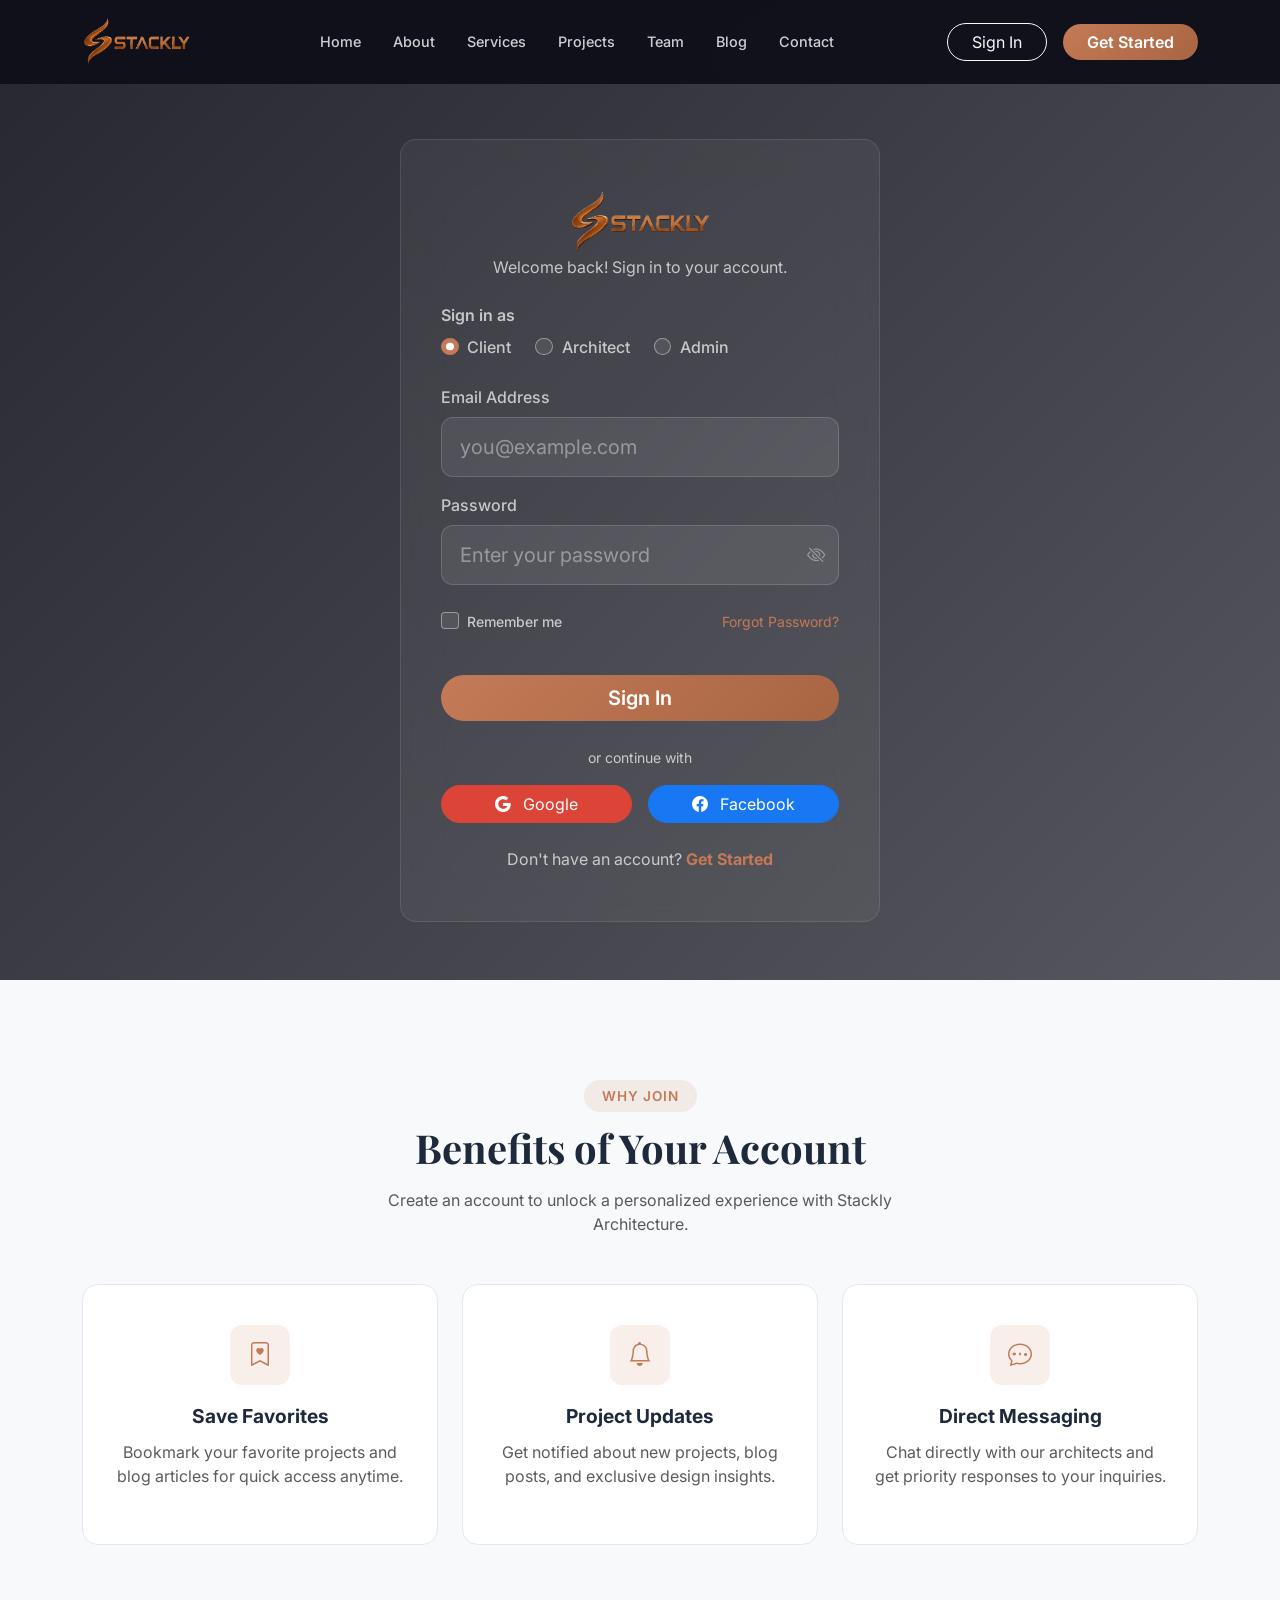
<file: client-dashboard.html>
<!DOCTYPE html>
<html lang="en">
<head>
    <meta charset="UTF-8">
    <meta name="viewport" content="width=device-width, initial-scale=1.0">
    <title>Client Dashboard - Stackly Architecture</title>
    <link href="https://cdn.jsdelivr.net/npm/bootstrap@5.3.3/dist/css/bootstrap.min.css" rel="stylesheet">
    <link rel="stylesheet" href="https://cdn.jsdelivr.net/npm/bootstrap-icons@1.11.3/font/bootstrap-icons.min.css">
    <link href="https://fonts.googleapis.com/css2?family=Inter:wght@300;400;500;600;700;800;900&family=Playfair+Display:wght@400;500;600;700;800&display=swap" rel="stylesheet">
    <link rel="stylesheet" href="style.css">
</head>
<body>

<script>if (!localStorage.getItem('userName')) { window.location.href = 'signin.html'; }</script>

<div class="dashboard-body client-dash">

    <!-- Sidebar -->
    <aside class="dashboard-sidebar" id="sidebar">
        <div class="sidebar-header">
            <a href="index.html"><img src="images/image.png" alt="Stackly" height="36"></a>
            <button class="btn-close btn-close-white d-lg-none" onclick="toggleSidebar()"></button>
        </div>
        <div class="sidebar-user">
            <div class="sidebar-avatar">JD</div>
            <div class="sidebar-user-info">
                <h6 id="sidebarName">John Doe</h6>
                <span class="badge-role">Client</span>
                <div style="font-size:0.72rem;color:rgba(255,255,255,0.3);margin-top:2px;" id="sidebarEmail">john.doe@email.com</div>
            </div>
        </div>
        <nav class="sidebar-nav">
            <a href="#" class="active" data-tab="dashboard"><i class="bi bi-grid-1x2-fill"></i> Dashboard</a>
            <a href="#" data-tab="projects"><i class="bi bi-folder"></i> My Projects</a>
            <a href="#" data-tab="messages"><i class="bi bi-chat-dots"></i> Messages <span class="nav-badge">3</span></a>
            <a href="#" data-tab="documents"><i class="bi bi-file-earmark-text"></i> Documents</a>
            <a href="#" data-tab="appointments"><i class="bi bi-calendar-check"></i> Appointments</a>
            <a href="#" data-tab="billing"><i class="bi bi-credit-card"></i> Billing</a>
            <a href="#" data-tab="settings"><i class="bi bi-gear"></i> Settings</a>
        </nav>
        <div class="sidebar-footer">
            <a href="index.html"><i class="bi bi-box-arrow-left"></i> Sign Out</a>
        </div>
    </aside>

    <div class="sidebar-overlay" onclick="toggleSidebar()"></div>

    <!-- Main Content -->
    <main class="dashboard-main">

        <!-- Topbar -->
        <header class="dashboard-topbar">
            <div class="topbar-left">
                <button class="btn-menu" onclick="toggleSidebar()"><i class="bi bi-list"></i></button>
                <div class="search-box">
                    <i class="bi bi-search"></i>
                    <input type="text" placeholder="Search projects...">
                </div>
            </div>
            <div class="topbar-right">
                <button class="btn-icon"><i class="bi bi-bell"></i><span class="dot"></span></button>
                <button class="btn-icon"><i class="bi bi-envelope"></i></button>
                <div class="topbar-avatar">JD</div>
            </div>
        </header>

        <!-- ============ TAB: DASHBOARD ============ -->
        <div class="tab-panel active" id="tab-dashboard">
            <div class="welcome-section">
                <h2>Welcome back, John <span style="font-family:Inter;">✨</span></h2>
                <p>Here's your project timeline and latest updates.</p>
            </div>

            <div class="row g-4 mb-4">
                <div class="col-xl-3 col-md-6">
                    <div class="stat-card">
                        <div class="stat-card-icon" style="background:rgba(196,122,86,0.15);color:var(--accent);"><i class="bi bi-folder"></i></div>
                        <div class="stat-card-body">
                            <h3>3</h3>
                            <p>Active Projects</p>
                            <span class="stat-trend up"><i class="bi bi-arrow-up-short"></i> +1 this month</span>
                        </div>
                    </div>
                </div>
                <div class="col-xl-3 col-md-6">
                    <div class="stat-card">
                        <div class="stat-card-icon" style="background:rgba(34,197,94,0.15);color:#22c55e;"><i class="bi bi-check-circle"></i></div>
                        <div class="stat-card-body">
                            <h3>5</h3>
                            <p>Completed</p>
                            <span class="stat-trend up"><i class="bi bi-arrow-up-short"></i> +2 this year</span>
                        </div>
                    </div>
                </div>
                <div class="col-xl-3 col-md-6">
                    <div class="stat-card">
                        <div class="stat-card-icon" style="background:rgba(59,130,246,0.15);color:#3b82f6;"><i class="bi bi-chat-dots"></i></div>
                        <div class="stat-card-body">
                            <h3>3</h3>
                            <p>Unread Messages</p>
                            <span class="stat-trend down"><i class="bi bi-arrow-down-short"></i> -1 today</span>
                        </div>
                    </div>
                </div>
                <div class="col-xl-3 col-md-6">
                    <div class="stat-card">
                        <div class="stat-card-icon" style="background:rgba(234,179,8,0.15);color:#eab308;"><i class="bi bi-star"></i></div>
                        <div class="stat-card-body">
                            <h3>98%</h3>
                            <p>Satisfaction</p>
                            <span class="stat-trend up"><i class="bi bi-arrow-up-short"></i> +2% this quarter</span>
                        </div>
                    </div>
                </div>
            </div>

            <!-- Timeline -->
            <div class="dashboard-card mb-4">
                <div class="card-header-custom">
                    <h5>Project Timeline</h5>
                    <a href="#" onclick="switchTab('projects')">View All</a>
                </div>
                <div class="timeline-h">
                    <div class="tl-item">
                        <div class="tl-dot completed"><i class="bi bi-check fs-6"></i></div>
                        <div class="tl-label"><strong>Consultation</strong>Completed</div>
                    </div>
                    <div class="tl-item">
                        <div class="tl-dot completed"><i class="bi bi-check fs-6"></i></div>
                        <div class="tl-label"><strong>Design</strong>Approved</div>
                    </div>
                    <div class="tl-item">
                        <div class="tl-dot active"><i class="bi bi-gear fs-6"></i></div>
                        <div class="tl-label"><strong>Construction</strong>In Progress</div>
                    </div>
                    <div class="tl-item">
                        <div class="tl-dot pending"><span>4</span></div>
                        <div class="tl-label"><strong>Inspection</strong>Pending</div>
                    </div>
                    <div class="tl-item">
                        <div class="tl-dot pending"><span>5</span></div>
                        <div class="tl-label"><strong>Handover</strong>Upcoming</div>
                    </div>
                </div>
            </div>

            <!-- Project Showcase -->
            <div class="project-showcase mb-4">
                <div class="showcase-card">
                    <div class="showcase-img" style="background-image:linear-gradient(135deg, #1a1a2e, #2a1a0e);">
                        <span class="showcase-badge"><i class="bi bi-check-circle me-1"></i>75%</span>
                    </div>
                    <div class="showcase-body">
                        <h5>Skyline Villa</h5>
                        <p>Modern hillside residence with panoramic views</p>
                        <div class="d-flex">
                            <div class="progress-mini"><div class="progress-mini-fill" style="width:75%"></div></div>
                            <span class="project-mini-status" style="background:rgba(34,197,94,0.12);color:#22c55e;font-size:0.7rem;">Active</span>
                        </div>
                    </div>
                </div>
                <div class="showcase-card">
                    <div class="showcase-img" style="background-image:linear-gradient(135deg, #1a2e1a, #0e2a1a);">
                        <span class="showcase-badge" style="background:rgba(59,130,246,0.2);color:#3b82f6;"><i class="bi bi-clock me-1"></i>45%</span>
                    </div>
                    <div class="showcase-body">
                        <h5>Ocean Tower</h5>
                        <p>Beachfront luxury apartment complex</p>
                        <div class="d-flex">
                            <div class="progress-mini"><div class="progress-mini-fill" style="width:45%;background:linear-gradient(90deg,#3b82f6,#60a5fa);"></div></div>
                            <span class="project-mini-status" style="background:rgba(234,179,8,0.12);color:#eab308;font-size:0.7rem;">Review</span>
                        </div>
                    </div>
                </div>
                <div class="showcase-card">
                    <div class="showcase-img" style="background-image:linear-gradient(135deg, #1a2e2e, #0a1a1a);">
                        <span class="showcase-badge" style="background:rgba(34,197,94,0.2);color:#22c55e;"><i class="bi bi-check-circle me-1"></i>90%</span>
                    </div>
                    <div class="showcase-body">
                        <h5>Park Residence</h5>
                        <p>Eco-friendly community housing project</p>
                        <div class="d-flex">
                            <div class="progress-mini"><div class="progress-mini-fill" style="width:90%;background:linear-gradient(90deg,#22c55e,#4ade80);"></div></div>
                            <span class="project-mini-status" style="background:rgba(59,130,246,0.12);color:#3b82f6;font-size:0.7rem;">Completed</span>
                        </div>
                    </div>
                </div>
                <div class="showcase-card">
                    <div class="showcase-img" style="background-image:linear-gradient(135deg, #2e1a1a, #1a0e0e);">
                        <span class="showcase-badge" style="background:rgba(239,68,68,0.2);color:#ef4444;"><i class="bi bi-hourglass me-1"></i>30%</span>
                    </div>
                    <div class="showcase-body">
                        <h5>Urban Loft</h5>
                        <p>City-center loft conversion with industrial style</p>
                        <div class="d-flex">
                            <div class="progress-mini"><div class="progress-mini-fill" style="width:30%;background:linear-gradient(90deg,#eab308,#facc15);"></div></div>
                            <span class="project-mini-status" style="background:rgba(239,68,68,0.12);color:#ef4444;font-size:0.7rem;">Pending</span>
                        </div>
                    </div>
                </div>
            </div>

            <!-- Appointments + Messages -->
            <div class="row g-4">
                <div class="col-lg-6">
                    <div class="dashboard-card">
                        <div class="card-header-custom">
                            <h5>Upcoming Appointments</h5>
                            <a href="#" onclick="switchTab('appointments')">Schedule</a>
                        </div>
                        <div class="activity-feed">
                            <div class="activity-item">
                                <div class="activity-icon" style="background:rgba(196,122,86,0.15);color:var(--accent);"><i class="bi bi-calendar"></i></div>
                                <div class="activity-content">
                                    <p><strong>Site Review</strong> — Skyline Villa</p>
                                    <div class="activity-time">Tomorrow, 10:00 AM</div>
                                </div>
                            </div>
                            <div class="activity-item">
                                <div class="activity-icon" style="background:rgba(59,130,246,0.15);color:#3b82f6;"><i class="bi bi-people"></i></div>
                                <div class="activity-content">
                                    <p><strong>Design Meeting</strong> — Ocean Tower</p>
                                    <div class="activity-time">Fri, 2:30 PM</div>
                                </div>
                            </div>
                            <div class="activity-item">
                                <div class="activity-icon" style="background:rgba(34,197,94,0.15);color:#22c55e;"><i class="bi bi-check-circle"></i></div>
                                <div class="activity-content">
                                    <p><strong>Final Walkthrough</strong> — Park Residence</p>
                                    <div class="activity-time">Next Mon, 9:00 AM</div>
                                </div>
                            </div>
                        </div>
                    </div>
                </div>
                <div class="col-lg-6">
                    <div class="dashboard-card">
                        <div class="card-header-custom">
                            <h5>Recent Messages</h5>
                            <a href="#" onclick="switchTab('messages')">View All</a>
                        </div>
                        <div class="msg-item">
                            <div class="msg-avatar" style="background:linear-gradient(135deg,#c47a56,#a05a3a);">SM</div>
                            <div class="msg-info">
                                <h6>Sarah Mitchell <span>2 hours ago</span></h6>
                                <p>New design draft uploaded for Skyline Villa — check the latest revisions...</p>
                            </div>
                            <div class="msg-unread"></div>
                        </div>
                        <div class="msg-item">
                            <div class="msg-avatar" style="background:linear-gradient(135deg,#3b82f6,#2563eb);">MK</div>
                            <div class="msg-info">
                                <h6>Michael Kim <span>1 day ago</span></h6>
                                <p>Permit application needs your signature before we can proceed with...</p>
                            </div>
                            <div class="msg-unread"></div>
                        </div>
                        <div class="msg-item">
                            <div class="msg-avatar" style="background:linear-gradient(135deg,#22c55e,#16a34a);">EP</div>
                            <div class="msg-info">
                                <h6>Emily Park <span>3 days ago</span></h6>
                                <p>Phase 2 budget estimate is ready for your review. Total projected cost...</p>
                            </div>
                        </div>
                    </div>
                </div>
            </div>
        </div>

        <!-- ============ TAB: PROJECTS ============ -->
        <div class="tab-panel" id="tab-projects">
            <div class="welcome-section">
                <h2>My Projects</h2>
                <p>Track the progress of all your architectural projects.</p>
            </div>
            <div class="project-showcase">
                <div class="showcase-card">
                    <div class="showcase-img" style="background-image:linear-gradient(135deg,#1a1a2e,#2a1a0e);">
                        <span class="showcase-badge"><i class="bi bi-building me-1"></i>Active</span>
                    </div>
                    <div class="showcase-body">
                        <h5>Skyline Villa</h5>
                        <p>Hillside residence · Started Jan 2026</p>
                        <div class="d-flex">
                            <div class="progress-mini"><div class="progress-mini-fill" style="width:75%"></div></div>
                            <span style="font-size:0.8rem;color:rgba(255,255,255,0.5);font-weight:600;">75%</span>
                        </div>
                    </div>
                </div>
                <div class="showcase-card">
                    <div class="showcase-img" style="background-image:linear-gradient(135deg,#1a2e1a,#0e2a1a);">
                        <span class="showcase-badge" style="background:rgba(234,179,8,0.2);color:#eab308;"><i class="bi bi-clock me-1"></i>Review</span>
                    </div>
                    <div class="showcase-body">
                        <h5>Ocean Tower</h5>
                        <p>Beachfront complex · Started Mar 2026</p>
                        <div class="d-flex">
                            <div class="progress-mini"><div class="progress-mini-fill" style="width:45%;background:linear-gradient(90deg,#3b82f6,#60a5fa);"></div></div>
                            <span style="font-size:0.8rem;color:rgba(255,255,255,0.5);font-weight:600;">45%</span>
                        </div>
                    </div>
                </div>
                <div class="showcase-card">
                    <div class="showcase-img" style="background-image:linear-gradient(135deg,#1a2e2e,#0a1a1a);">
                        <span class="showcase-badge" style="background:rgba(59,130,246,0.2);color:#3b82f6;"><i class="bi bi-check-circle me-1"></i>Completed</span>
                    </div>
                    <div class="showcase-body">
                        <h5>Park Residence</h5>
                        <p>Community housing · Started Oct 2025</p>
                        <div class="d-flex">
                            <div class="progress-mini"><div class="progress-mini-fill" style="width:100%;background:linear-gradient(90deg,#22c55e,#4ade80);"></div></div>
                            <span style="font-size:0.8rem;color:rgba(255,255,255,0.5);font-weight:600;">100%</span>
                        </div>
                    </div>
                </div>
                <div class="showcase-card">
                    <div class="showcase-img" style="background-image:linear-gradient(135deg,#2e1a1a,#1a0e0e);">
                        <span class="showcase-badge" style="background:rgba(239,68,68,0.2);color:#ef4444;"><i class="bi bi-hourglass me-1"></i>Pending</span>
                    </div>
                    <div class="showcase-body">
                        <h5>Urban Loft</h5>
                        <p>Loft conversion · Started Jun 2026</p>
                        <div class="d-flex">
                            <div class="progress-mini"><div class="progress-mini-fill" style="width:30%;background:linear-gradient(90deg,#eab308,#facc15);"></div></div>
                            <span style="font-size:0.8rem;color:rgba(255,255,255,0.5);font-weight:600;">30%</span>
                        </div>
                    </div>
                </div>
            </div>
        </div>

        <!-- ============ TAB: MESSAGES ============ -->
        <div class="tab-panel" id="tab-messages">
            <div class="welcome-section">
                <h2>Messages</h2>
                <p>Communicate with your project team and architects.</p>
            </div>
            <div class="dashboard-card">
                <div class="msg-item">
                    <div class="msg-avatar" style="background:linear-gradient(135deg,#c47a56,#a05a3a);">SM</div>
                    <div class="msg-info">
                        <h6>Sarah Mitchell <span>2 hours ago</span></h6>
                        <p>New design draft uploaded for Skyline Villa — check the latest revisions on the south elevation. I've adjusted the window placements per your feedback...</p>
                    </div>
                    <div class="msg-unread"></div>
                </div>
                <div class="msg-item">
                    <div class="msg-avatar" style="background:linear-gradient(135deg,#3b82f6,#2563eb);">MK</div>
                    <div class="msg-info">
                        <h6>Michael Kim <span>1 day ago</span></h6>
                        <p>Permit application needs your signature before we can proceed with the foundation work. Please review the documents in the Documents tab...</p>
                    </div>
                    <div class="msg-unread"></div>
                </div>
                <div class="msg-item">
                    <div class="msg-avatar" style="background:linear-gradient(135deg,#22c55e,#16a34a);">EP</div>
                    <div class="msg-info">
                        <h6>Emily Park <span>3 days ago</span></h6>
                        <p>Phase 2 budget estimate is ready for your review. Total projected cost is within the initial estimate. Let me know if you'd like to schedule a walkthrough...</p>
                    </div>
                </div>
                <div class="msg-item">
                    <div class="msg-avatar" style="background:linear-gradient(135deg,#eab308,#ca8a04);">JR</div>
                    <div class="msg-info">
                        <h6>James Rodriguez <span>1 week ago</span></h6>
                        <p>Interior design mood boards for Ocean Tower common areas are ready. We've prepared 3 different themes — modern, coastal, and minimalist...</p>
                    </div>
                </div>
            </div>
        </div>

        <!-- ============ TAB: DOCUMENTS ============ -->
        <div class="tab-panel" id="tab-documents">
            <div class="welcome-section">
                <h2>Documents</h2>
                <p>Access all your project files, contracts, and blueprints.</p>
            </div>
            <div class="dashboard-card">
                <div class="project-mini-item">
                    <div class="project-mini-icon" style="background:rgba(196,122,86,0.15);color:var(--accent);"><i class="bi bi-file-earmark-pdf"></i></div>
                    <div class="project-mini-info">
                        <h6>Skyline Villa — Structural Report</h6>
                        <span>PDF · 2.4 MB · Updated 2 days ago</span>
                    </div>
                    <a href="404.html" style="color:var(--accent);"><i class="bi bi-download"></i></a>
                </div>
                <div class="project-mini-item">
                    <div class="project-mini-icon" style="background:rgba(59,130,246,0.15);color:#3b82f6;"><i class="bi bi-file-earmark-image"></i></div>
                    <div class="project-mini-info">
                        <h6>Ocean Tower — 3D Renderings</h6>
                        <span>ZIP · 18 MB · Updated 5 days ago</span>
                    </div>
                    <a href="404.html" style="color:var(--accent);"><i class="bi bi-download"></i></a>
                </div>
                <div class="project-mini-item">
                    <div class="project-mini-icon" style="background:rgba(34,197,94,0.15);color:#22c55e;"><i class="bi bi-file-earmark-text"></i></div>
                    <div class="project-mini-info">
                        <h6>Park Residence — Contract Agreement</h6>
                        <span>PDF · 1.1 MB · Signed</span>
                    </div>
                    <a href="404.html" style="color:var(--accent);"><i class="bi bi-download"></i></a>
                </div>
                <div class="project-mini-item">
                    <div class="project-mini-icon" style="background:rgba(234,179,8,0.15);color:#eab308;"><i class="bi bi-file-earmark-spreadsheet"></i></div>
                    <div class="project-mini-info">
                        <h6>Urban Loft — Budget Estimate</h6>
                        <span>XLSX · 890 KB · Updated 1 week ago</span>
                    </div>
                    <a href="404.html" style="color:var(--accent);"><i class="bi bi-download"></i></a>
                </div>
            </div>
        </div>

        <!-- ============ TAB: APPOINTMENTS ============ -->
        <div class="tab-panel" id="tab-appointments">
            <div class="welcome-section">
                <h2>Appointments</h2>
                <p>Manage your site visits, meetings, and walkthroughs.</p>
            </div>
            <div class="dashboard-card">
                <div class="card-header-custom"><h5>Upcoming</h5></div>
                <div class="activity-feed">
                    <div class="activity-item">
                        <div class="activity-icon" style="background:rgba(196,122,86,0.15);color:var(--accent);"><i class="bi bi-calendar"></i></div>
                        <div class="activity-content">
                            <p><strong>Site Review</strong> — Skyline Villa with Sarah Mitchell</p>
                            <div class="activity-time">Tomorrow · 10:00 AM · On-site</div>
                        </div>
                    </div>
                    <div class="activity-item">
                        <div class="activity-icon" style="background:rgba(59,130,246,0.15);color:#3b82f6;"><i class="bi bi-people"></i></div>
                        <div class="activity-content">
                            <p><strong>Design Review Meeting</strong> — Ocean Tower Phase 2</p>
                            <div class="activity-time">Fri, Jun 12 · 2:30 PM · Virtual</div>
                        </div>
                    </div>
                    <div class="activity-item">
                        <div class="activity-icon" style="background:rgba(34,197,94,0.15);color:#22c55e;"><i class="bi bi-check-circle"></i></div>
                        <div class="activity-content">
                            <p><strong>Final Walkthrough</strong> — Park Residence</p>
                            <div class="activity-time">Mon, Jun 16 · 9:00 AM · On-site</div>
                        </div>
                    </div>
                </div>
            </div>
        </div>

        <!-- ============ TAB: BILLING ============ -->
        <div class="tab-panel" id="tab-billing">
            <div class="welcome-section">
                <h2>Billing</h2>
                <p>View invoices, payment history, and project costs.</p>
            </div>
            <div class="dashboard-card">
                <div class="card-header-custom"><h5>Recent Invoices</h5></div>
                <div class="invoice-item">
                    <div class="inv-info">
                        <h6>Skyline Villa — Phase 3</h6>
                        <span>Invoice #INV-2026-0421 · Due Jul 15</span>
                    </div>
                    <div><span class="project-mini-status" style="background:rgba(234,179,8,0.12);color:#eab308;">Pending</span></div>
                    <div class="inv-amount">$45,000</div>
                </div>
                <div class="invoice-item">
                    <div class="inv-info">
                        <h6>Ocean Tower — Design Fee</h6>
                        <span>Invoice #INV-2026-0389 · Paid</span>
                    </div>
                    <div><span class="project-mini-status" style="background:rgba(34,197,94,0.12);color:#22c55e;">Paid</span></div>
                    <div class="inv-amount">$28,500</div>
                </div>
                <div class="invoice-item">
                    <div class="inv-info">
                        <h6>Park Residence — Final Payment</h6>
                        <span>Invoice #INV-2026-0350 · Paid</span>
                    </div>
                    <div><span class="project-mini-status" style="background:rgba(34,197,94,0.12);color:#22c55e;">Paid</span></div>
                    <div class="inv-amount">$62,000</div>
                </div>
            </div>
        </div>

        <!-- ============ TAB: SETTINGS ============ -->
        <div class="tab-panel" id="tab-settings">
            <div class="welcome-section">
                <h2>Settings</h2>
                <p>Manage your account preferences and notifications.</p>
            </div>
            <div class="dashboard-card">
                <div class="card-header-custom"><h5>Profile</h5></div>
                <div style="display:flex;align-items:center;gap:16px;padding-bottom:20px;border-bottom:1px solid rgba(255,255,255,0.04);margin-bottom:20px;">
                    <div class="sidebar-avatar" style="width:56px;height:56px;font-size:1.3rem;">JD</div>
                    <div>
                        <h6 style="color:#fff;font-weight:600;margin:0;">John Doe</h6>
                        <span style="color:rgba(255,255,255,0.4);font-size:0.85rem;">john.doe@email.com</span>
                    </div>
                </div>
                <div class="activity-item">
                    <div class="activity-icon" style="background:rgba(59,130,246,0.15);color:#3b82f6;"><i class="bi bi-bell"></i></div>
                    <div class="activity-content">
                        <p><strong>Email Notifications</strong></p>
                        <div class="activity-time">Receive project updates and messages via email</div>
                    </div>
                    <div class="form-check form-switch">
                        <input class="form-check-input" type="checkbox" checked style="cursor:pointer;">
                    </div>
                </div>
                <div class="activity-item">
                    <div class="activity-icon" style="background:rgba(34,197,94,0.15);color:#22c55e;"><i class="bi bi-shield-check"></i></div>
                    <div class="activity-content">
                        <p><strong>Two-Factor Authentication</strong></p>
                        <div class="activity-time">Add an extra layer of security to your account</div>
                    </div>
                    <div class="form-check form-switch">
                        <input class="form-check-input" type="checkbox" style="cursor:pointer;">
                    </div>
                </div>
            </div>
        </div>

    </main>
</div>

<script>
function toggleSidebar() {
    document.getElementById('sidebar').classList.toggle('show');
    document.querySelector('.sidebar-overlay').classList.toggle('show');
}

function switchTab(tabId) {
    document.querySelectorAll('.tab-panel').forEach(p => p.classList.remove('active'));
    document.querySelectorAll('.sidebar-nav a').forEach(a => a.classList.remove('active'));
    document.getElementById('tab-' + tabId).classList.add('active');
    document.querySelector('.sidebar-nav a[data-tab="' + tabId + '"]').classList.add('active');
    if (window.innerWidth <= 991) toggleSidebar();
}

document.querySelectorAll('.sidebar-nav a[data-tab]').forEach(a => {
    a.addEventListener('click', function(e) {
        e.preventDefault();
        switchTab(this.dataset.tab);
    });
});

(function loadUser() {
    const name = localStorage.getItem('userName') || 'John Doe';
    const email = localStorage.getItem('userEmail') || 'john.doe@email.com';
    const initials = localStorage.getItem('userInitials') || 'JD';
    const firstName = name.split(' ')[0];

    document.querySelectorAll('.sidebar-avatar').forEach(el => { el.textContent = initials; });
    document.querySelectorAll('.topbar-avatar').forEach(el => { el.textContent = initials; });
    document.getElementById('sidebarName').textContent = name;
    document.getElementById('sidebarEmail').textContent = email;

    const welcomeEl = document.querySelector('.welcome-section h2');
    if (welcomeEl) welcomeEl.innerHTML = welcomeEl.innerHTML.replace(/Welcome back, \w+/g, 'Welcome back, ' + firstName);

    const settingsName = document.querySelector('#tab-settings .sidebar-avatar');
    if (settingsName) settingsName.textContent = initials;
    const settingsNameText = document.querySelector('#tab-settings .d-flex h6');
    if (settingsNameText) settingsNameText.textContent = name;
    const settingsEmail = document.querySelector('#tab-settings .d-flex span');
    if (settingsEmail) settingsEmail.textContent = email;
})();
</script>
<script src="https://cdn.jsdelivr.net/npm/bootstrap@5.3.3/dist/js/bootstrap.bundle.min.js"></script>
<script src="script.js"></script>
</body>
</html>
</file>
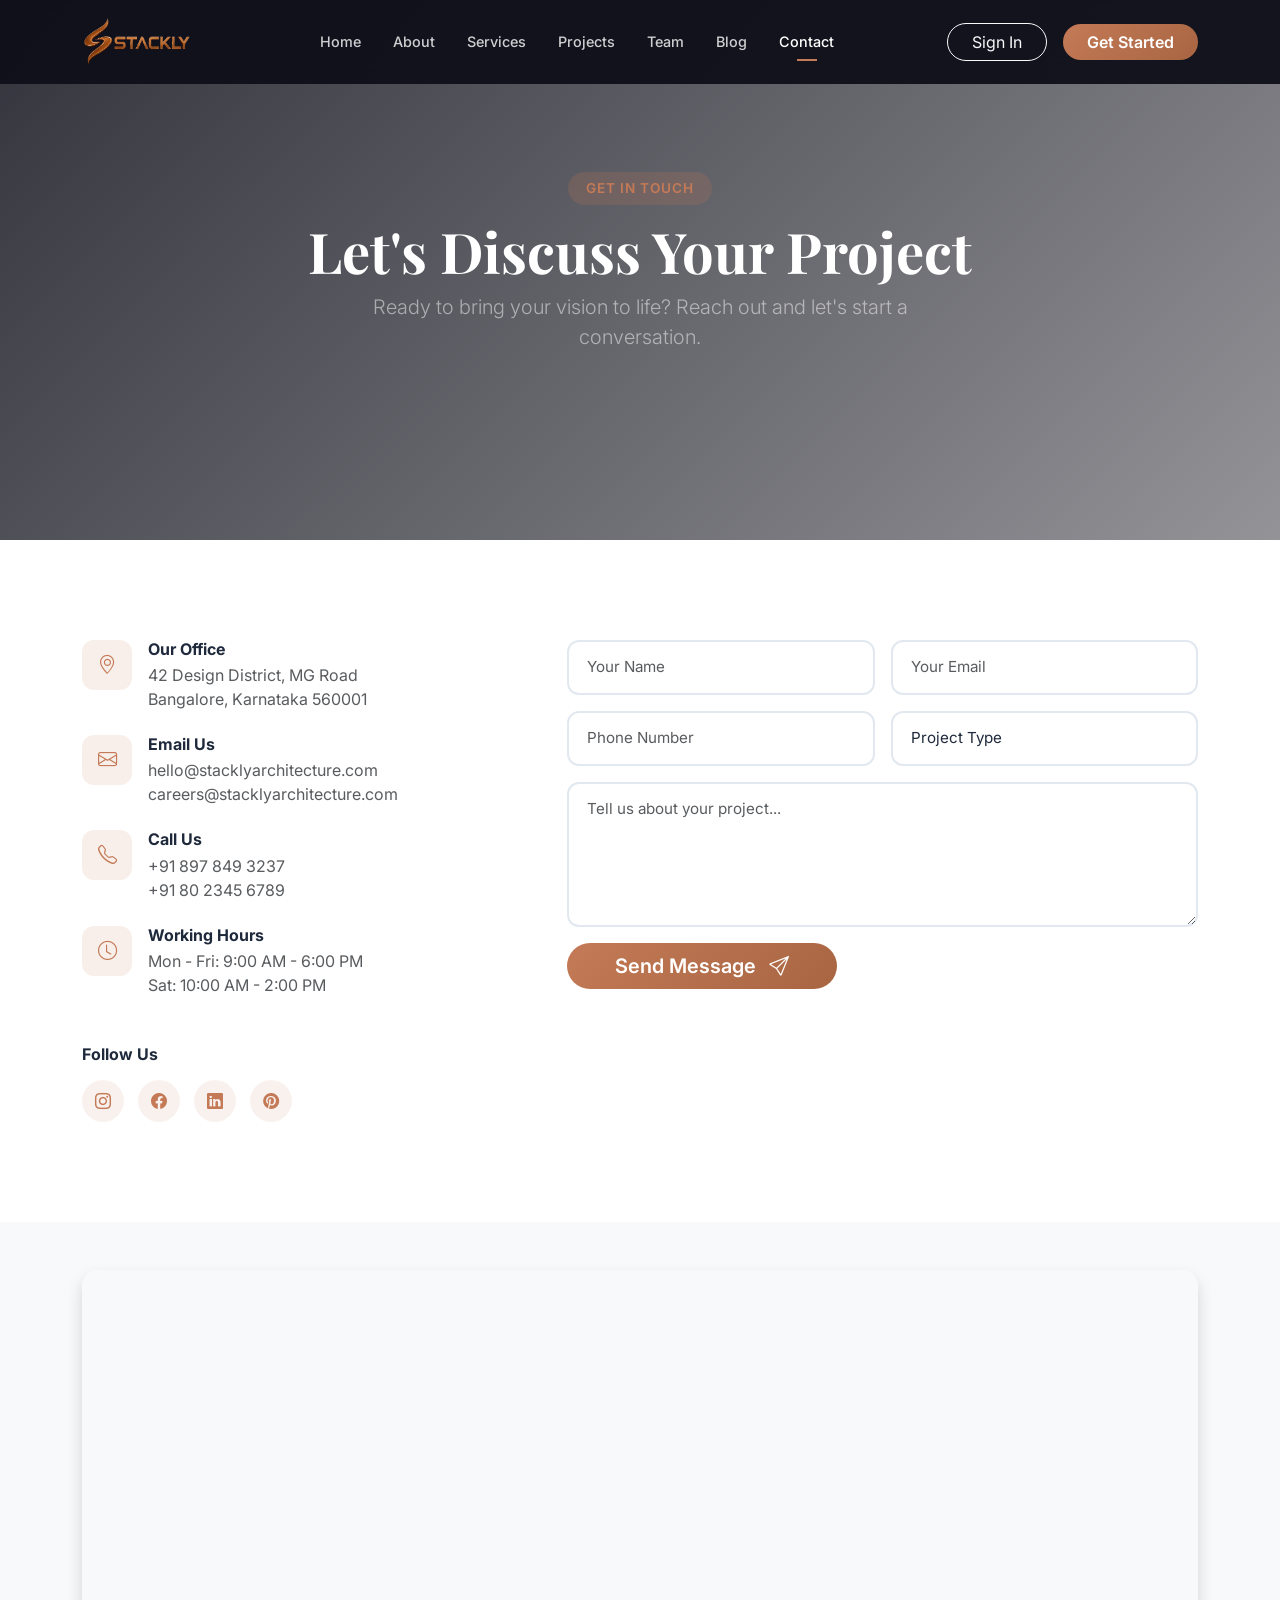
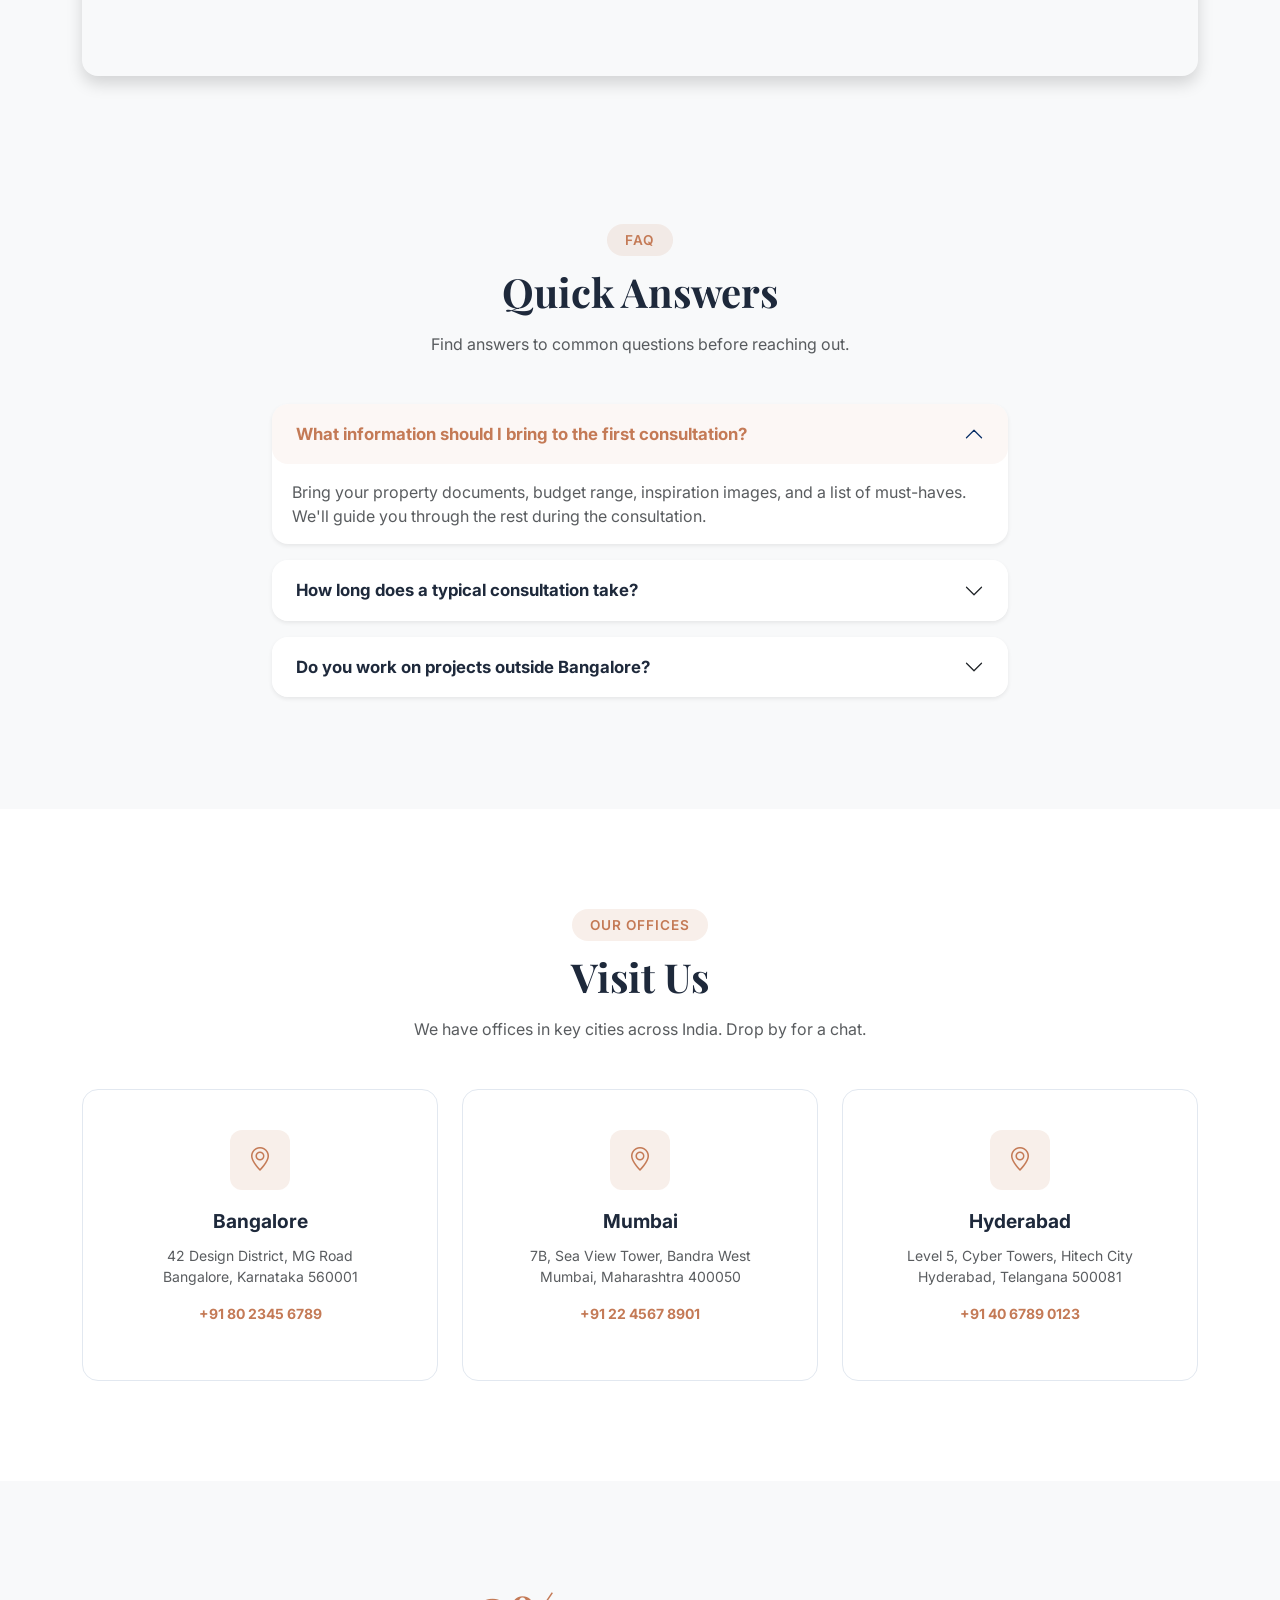
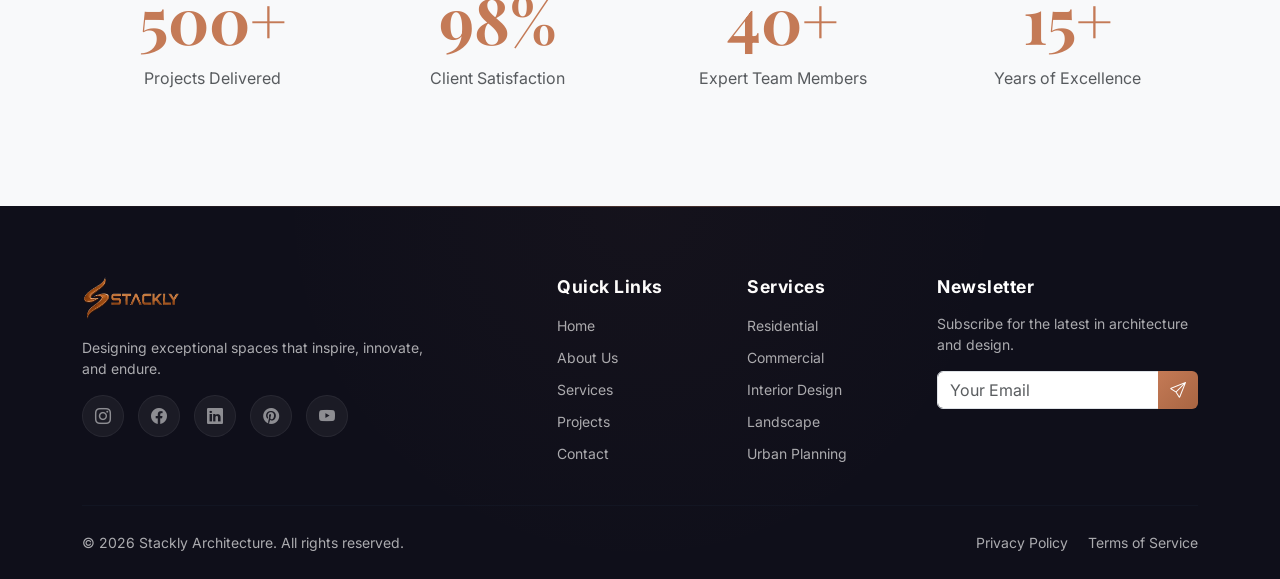
<file: contact.html>
<!DOCTYPE html>
<html lang="en">
<head>
    <meta charset="UTF-8">
    <meta name="viewport" content="width=device-width, initial-scale=1.0">
    <title>Contact Us | Stackly Architecture</title>
    <link href="https://cdn.jsdelivr.net/npm/bootstrap@5.3.3/dist/css/bootstrap.min.css" rel="stylesheet">
    <link rel="stylesheet" href="https://cdn.jsdelivr.net/npm/bootstrap-icons@1.11.3/font/bootstrap-icons.min.css">
    <link href="https://fonts.googleapis.com/css2?family=Inter:wght@300;400;500;600;700;800;900&family=Playfair+Display:wght@400;500;600;700;800&display=swap" rel="stylesheet">
    <link rel="stylesheet" href="style.css">
</head>
<body>

    <nav class="navbar navbar-expand-lg navbar-dark fixed-top" id="mainNav">
        <div class="container">
            <a class="navbar-brand" href="index.html">
                <img src="images/image.png" alt="Stackly Architecture" height="50">
            </a>
            <button class="navbar-toggler border-0" type="button" data-bs-toggle="collapse" data-bs-target="#navMenu">
                <span class="navbar-toggler-icon"></span>
            </button>
            <div class="collapse navbar-collapse" id="navMenu">
                <ul class="navbar-nav mx-auto gap-lg-3">
                    <li class="nav-item"><a class="nav-link" href="index.html">Home</a></li>
                    <li class="nav-item"><a class="nav-link" href="about.html">About</a></li>
                    <li class="nav-item"><a class="nav-link" href="services.html">Services</a></li>
                    <li class="nav-item"><a class="nav-link" href="projects.html">Projects</a></li>
                    <li class="nav-item"><a class="nav-link" href="team.html">Team</a></li>
                    <li class="nav-item"><a class="nav-link" href="blog.html">Blog</a></li>
                    <li class="nav-item"><a class="nav-link active" href="contact.html">Contact</a></li>
                </ul>
                <div class="d-flex align-items-center gap-3">
                    <a href="signin.html" class="btn btn-outline-light rounded-pill px-4">Sign In</a>
                    <a href="signup.html" class="btn btn-accent rounded-pill px-4">Get Started</a>
                </div>
            </div>
        </div>
    </nav>

    <section class="page-hero-section">
        <div class="page-hero-bg" style="background-image:url('https://images.unsplash.com/photo-1423666639041-f56000c27a9a?q=80&w=2074&auto=format&fit=crop');"></div>
        <div class="page-hero-overlay"></div>
        <div class="container page-hero-content text-center text-white">
            <span class="section-tag" style="background:rgba(196, 122, 86,0.2);color:#c47a56;">Get In Touch</span>
            <h1 class="display-4 fw-bold" style="font-family:'Playfair Display',serif;">Let's Discuss Your Project</h1>
            <p class="lead text-white-50 mx-auto" style="max-width:600px;">Ready to bring your vision to life? Reach out and let's start a conversation.</p>
        </div>
    </section>

    <section class="section-padding overflow-hidden">
        <div class="container">
            <div class="row g-5">
                <div class="col-lg-5">
                    <div class="contact-info">
                        <div class="d-flex gap-3 mb-4">
                            <div class="contact-icon"><i class="bi bi-geo-alt"></i></div>
                            <div>
                                <h6 class="fw-bold mb-1">Our Office</h6>
                                <p class="text-muted mb-0">42 Design District, MG Road<br>Bangalore, Karnataka 560001</p>
                            </div>
                        </div>
                        <div class="d-flex gap-3 mb-4">
                            <div class="contact-icon"><i class="bi bi-envelope"></i></div>
                            <div>
                                <h6 class="fw-bold mb-1">Email Us</h6>
                                <p class="text-muted mb-0">hello@stacklyarchitecture.com<br>careers@stacklyarchitecture.com</p>
                            </div>
                        </div>
                        <div class="d-flex gap-3 mb-4">
                            <div class="contact-icon"><i class="bi bi-telephone"></i></div>
                            <div>
                                <h6 class="fw-bold mb-1">Call Us</h6>
                                <p class="text-muted mb-0">+91 897 849 3237<br>+91 80 2345 6789</p>
                            </div>
                        </div>
                        <div class="d-flex gap-3">
                            <div class="contact-icon"><i class="bi bi-clock"></i></div>
                            <div>
                                <h6 class="fw-bold mb-1">Working Hours</h6>
                                <p class="text-muted mb-0">Mon - Fri: 9:00 AM - 6:00 PM<br>Sat: 10:00 AM - 2:00 PM</p>
                            </div>
                        </div>
                    </div>
                    <div class="mt-5">
                        <h6 class="fw-bold mb-3">Follow Us</h6>
                        <div class="social-links" style="justify-content:start;">
                            <a href="404.html" style="background:rgba(196, 122, 86,0.1);color:var(--accent);"><i class="bi bi-instagram"></i></a>
                            <a href="404.html" style="background:rgba(196, 122, 86,0.1);color:var(--accent);"><i class="bi bi-facebook"></i></a>
                            <a href="404.html" style="background:rgba(196, 122, 86,0.1);color:var(--accent);"><i class="bi bi-linkedin"></i></a>
                            <a href="404.html" style="background:rgba(196, 122, 86,0.1);color:var(--accent);"><i class="bi bi-pinterest"></i></a>
                        </div>
                    </div>
                </div>
                <div class="col-lg-7">
                    <form id="contactForm" class="contact-form" novalidate>
                        <div class="row g-3">
                            <div class="col-md-6">
                                <input type="text" id="contactName" name="name" class="form-control form-control-lg" placeholder="Your Name" required>
                                <div class="invalid-feedback">Please enter your name.</div>
                            </div>
                            <div class="col-md-6">
                                <input type="email" id="contactEmail" name="email" class="form-control form-control-lg" placeholder="Your Email" required>
                                <div class="invalid-feedback">Please enter a valid email address.</div>
                            </div>
                            <div class="col-md-6">
                                <input type="tel" id="contactPhone" name="phone" class="form-control form-control-lg" placeholder="Phone Number">
                            </div>
                            <div class="col-md-6">
                                <select id="contactProject" name="project" class="form-select form-select-lg" required>
                                    <option value="">Project Type</option>
                                    <option value="Residential">Residential</option>
                                    <option value="Commercial">Commercial</option>
                                    <option value="Interior">Interior</option>
                                    <option value="Landscape">Landscape</option>
                                    <option value="Consulting">Consulting</option>
                                </select>
                                <div class="invalid-feedback">Please select a project type.</div>
                            </div>
                            <div class="col-12">
                                <textarea id="contactMessage" name="message" class="form-control form-control-lg" rows="5" placeholder="Tell us about your project..." required></textarea>
                                <div class="invalid-feedback">Please enter your message.</div>
                            </div>
                            <div class="col-12">
                                <button type="submit" class="btn btn-accent btn-lg rounded-pill px-5">
                                    Send Message <i class="bi bi-send ms-2"></i>
                                </button>
                            </div>
                        </div>
                    </form>
                </div>
            </div>
        </div>
    </section>

    <section class="bg-light py-5 overflow-hidden">
        <div class="container">
            <div class="row g-4">
                <div class="col-12">
                    <div class="rounded-4 overflow-hidden shadow">
                        <iframe src="https://www.google.com/maps/embed?pb=!1m18!1m12!1m3!1d3887.977365127775!2d77.6383!3d12.9716!2m3!1f0!2f0!3f0!3m2!1i1024!2i768!4f13.1!3m3!1m2!1s0x3bae14f5b8b1b1b1%3A0x1b1b1b1b1b1b1b1b!2sMG%20Road%2C%20Bangalore!5e0!3m2!1sen!2sin!4v1" width="100%" height="400" style="border:0;" allowfullscreen="" loading="lazy"></iframe>
                    </div>
                </div>
            </div>
        </div>
    </section>

    <section class="section-padding bg-light overflow-hidden">
        <div class="container">
            <div class="text-center mb-5">
                <span class="section-tag">FAQ</span>
                <h2 class="section-title">Quick Answers</h2>
                <p class="text-muted mx-auto" style="max-width:600px;">Find answers to common questions before reaching out.</p>
            </div>
            <div class="row justify-content-center">
                <div class="col-lg-8">
                    <div class="accordion" id="contactFaq">
                        <div class="accordion-item border-0 mb-3 rounded-4 shadow-sm">
                            <h2 class="accordion-header">
                                <button class="accordion-button rounded-4 fw-bold" type="button" data-bs-toggle="collapse" data-bs-target="#cfaq1">
                                    What information should I bring to the first consultation?
                                </button>
                            </h2>
                            <div id="cfaq1" class="accordion-collapse collapse show" data-bs-parent="#contactFaq">
                                <div class="accordion-body text-muted">Bring your property documents, budget range, inspiration images, and a list of must-haves. We'll guide you through the rest during the consultation.</div>
                            </div>
                        </div>
                        <div class="accordion-item border-0 mb-3 rounded-4 shadow-sm">
                            <h2 class="accordion-header">
                                <button class="accordion-button collapsed rounded-4 fw-bold" type="button" data-bs-toggle="collapse" data-bs-target="#cfaq2">
                                    How long does a typical consultation take?
                                </button>
                            </h2>
                            <div id="cfaq2" class="accordion-collapse collapse" data-bs-parent="#contactFaq">
                                <div class="accordion-body text-muted">Initial consultations typically last 60-90 minutes. We discuss your vision, requirements, budget, and timeline. It's free and there's no obligation to proceed.</div>
                            </div>
                        </div>
                        <div class="accordion-item border-0 rounded-4 shadow-sm">
                            <h2 class="accordion-header">
                                <button class="accordion-button collapsed rounded-4 fw-bold" type="button" data-bs-toggle="collapse" data-bs-target="#cfaq3">
                                    Do you work on projects outside Bangalore?
                                </button>
                            </h2>
                            <div id="cfaq3" class="accordion-collapse collapse" data-bs-parent="#contactFaq">
                                <div class="accordion-body text-muted">Yes, we take projects across India and Southeast Asia. Our team is equipped to handle remote project coordination with regular site visits.</div>
                            </div>
                        </div>
                    </div>
                </div>
            </div>
        </div>
    </section>

    <section class="section-padding overflow-hidden">
        <div class="container">
            <div class="text-center mb-5">
                <span class="section-tag">Our Offices</span>
                <h2 class="section-title">Visit Us</h2>
                <p class="text-muted mx-auto" style="max-width:600px;">We have offices in key cities across India. Drop by for a chat.</p>
            </div>
            <div class="row g-4">
                <div class="col-md-4">
                    <div class="service-card text-center" style="cursor:default;">
                        <div class="service-icon mx-auto"><i class="bi bi-geo-alt"></i></div>
                        <h4>Bangalore</h4>
                        <p class="text-muted small mb-0">42 Design District, MG Road</p>
                        <p class="text-muted small">Bangalore, Karnataka 560001</p>
                        <p class="text-accent small fw-bold">+91 80 2345 6789</p>
                    </div>
                </div>
                <div class="col-md-4">
                    <div class="service-card text-center" style="cursor:default;">
                        <div class="service-icon mx-auto"><i class="bi bi-geo-alt"></i></div>
                        <h4>Mumbai</h4>
                        <p class="text-muted small mb-0">7B, Sea View Tower, Bandra West</p>
                        <p class="text-muted small">Mumbai, Maharashtra 400050</p>
                        <p class="text-accent small fw-bold">+91 22 4567 8901</p>
                    </div>
                </div>
                <div class="col-md-4">
                    <div class="service-card text-center" style="cursor:default;">
                        <div class="service-icon mx-auto"><i class="bi bi-geo-alt"></i></div>
                        <h4>Hyderabad</h4>
                        <p class="text-muted small mb-0">Level 5, Cyber Towers, Hitech City</p>
                        <p class="text-muted small">Hyderabad, Telangana 500081</p>
                        <p class="text-accent small fw-bold">+91 40 6789 0123</p>
                    </div>
                </div>
            </div>
        </div>
    </section>

    <section class="section-padding bg-light overflow-hidden">
        <div class="container">
            <div class="row g-4">
                <div class="col-lg-3 col-md-6 text-center">
                    <h3 class="display-3 fw-bold text-accent" style="font-family:'Playfair Display',serif;">500+</h3>
                    <p class="text-muted">Projects Delivered</p>
                </div>
                <div class="col-lg-3 col-md-6 text-center">
                    <h3 class="display-3 fw-bold text-accent" style="font-family:'Playfair Display',serif;">98%</h3>
                    <p class="text-muted">Client Satisfaction</p>
                </div>
                <div class="col-lg-3 col-md-6 text-center">
                    <h3 class="display-3 fw-bold text-accent" style="font-family:'Playfair Display',serif;">40+</h3>
                    <p class="text-muted">Expert Team Members</p>
                </div>
                <div class="col-lg-3 col-md-6 text-center">
                    <h3 class="display-3 fw-bold text-accent" style="font-family:'Playfair Display',serif;">15+</h3>
                    <p class="text-muted">Years of Excellence</p>
                </div>
            </div>
        </div>
    </section>

    <footer class="footer">
        <div class="container">
            <div class="row gy-5">
                <div class="col-lg-4">
                    <h5 class="fw-bold mb-3"><img src="images/image.png" alt="Stackly Architecture" height="45"></h5>
                    <p class="text-white-50 small">Designing exceptional spaces that inspire, innovate, and endure.</p>
                    <div class="social-links mt-3">
                        <a href="404.html"><i class="bi bi-instagram"></i></a>
                        <a href="404.html"><i class="bi bi-facebook"></i></a>
                        <a href="404.html"><i class="bi bi-linkedin"></i></a>
                        <a href="404.html"><i class="bi bi-pinterest"></i></a>
                        <a href="404.html"><i class="bi bi-youtube"></i></a>
                    </div>
                </div>
                <div class="col-lg-2 offset-lg-1">
                    <h6 class="fw-bold mb-3">Quick Links</h6>
                    <ul class="list-unstyled">
                        <li class="mb-2"><a href="index.html" class="text-white-50 text-decoration-none small">Home</a></li>
                        <li class="mb-2"><a href="about.html" class="text-white-50 text-decoration-none small">About Us</a></li>
                        <li class="mb-2"><a href="services.html" class="text-white-50 text-decoration-none small">Services</a></li>
                        <li class="mb-2"><a href="projects.html" class="text-white-50 text-decoration-none small">Projects</a></li>
                        <li class="mb-2"><a href="contact.html" class="text-white-50 text-decoration-none small">Contact</a></li>
                    </ul>
                </div>
                <div class="col-lg-2">
                    <h6 class="fw-bold mb-3">Services</h6>
                    <ul class="list-unstyled">
                        <li class="mb-2"><a href="services.html" class="text-white-50 text-decoration-none small">Residential</a></li>
                        <li class="mb-2"><a href="services.html" class="text-white-50 text-decoration-none small">Commercial</a></li>
                        <li class="mb-2"><a href="services.html" class="text-white-50 text-decoration-none small">Interior Design</a></li>
                        <li class="mb-2"><a href="services.html" class="text-white-50 text-decoration-none small">Landscape</a></li>
                        <li class="mb-2"><a href="services.html" class="text-white-50 text-decoration-none small">Urban Planning</a></li>
                    </ul>
                </div>
                <div class="col-lg-3">
                    <h6 class="fw-bold mb-3">Newsletter</h6>
                    <p class="text-white-50 small">Subscribe for the latest in architecture and design.</p>
                    <div class="input-group">
                        <input type="email" class="form-control" placeholder="Your Email">
                            <button class="btn btn-accent" type="button" onclick="location.href='404.html'"><i class="bi bi-send"></i></button>
                    </div>
                </div>
            </div>
            <hr class="border-white-10 my-4">
            <div class="row align-items-center">
                <div class="col-md-6">
                    <p class="text-white-50 small mb-0">&copy; 2026 Stackly Architecture. All rights reserved.</p>
                </div>
                <div class="col-md-6 text-md-end">
                    <a href="404.html" class="text-white-50 text-decoration-none small me-3">Privacy Policy</a>
                    <a href="404.html" class="text-white-50 text-decoration-none small">Terms of Service</a>
                </div>
            </div>
        </div>
    </footer>

    <button class="back-to-top" id="backToTop"><i class="bi bi-arrow-up"></i></button>

    <script src="https://cdn.jsdelivr.net/npm/bootstrap@5.3.3/dist/js/bootstrap.bundle.min.js"></script>
    <script src="script.js"></script>
</body>
</html>
</file>
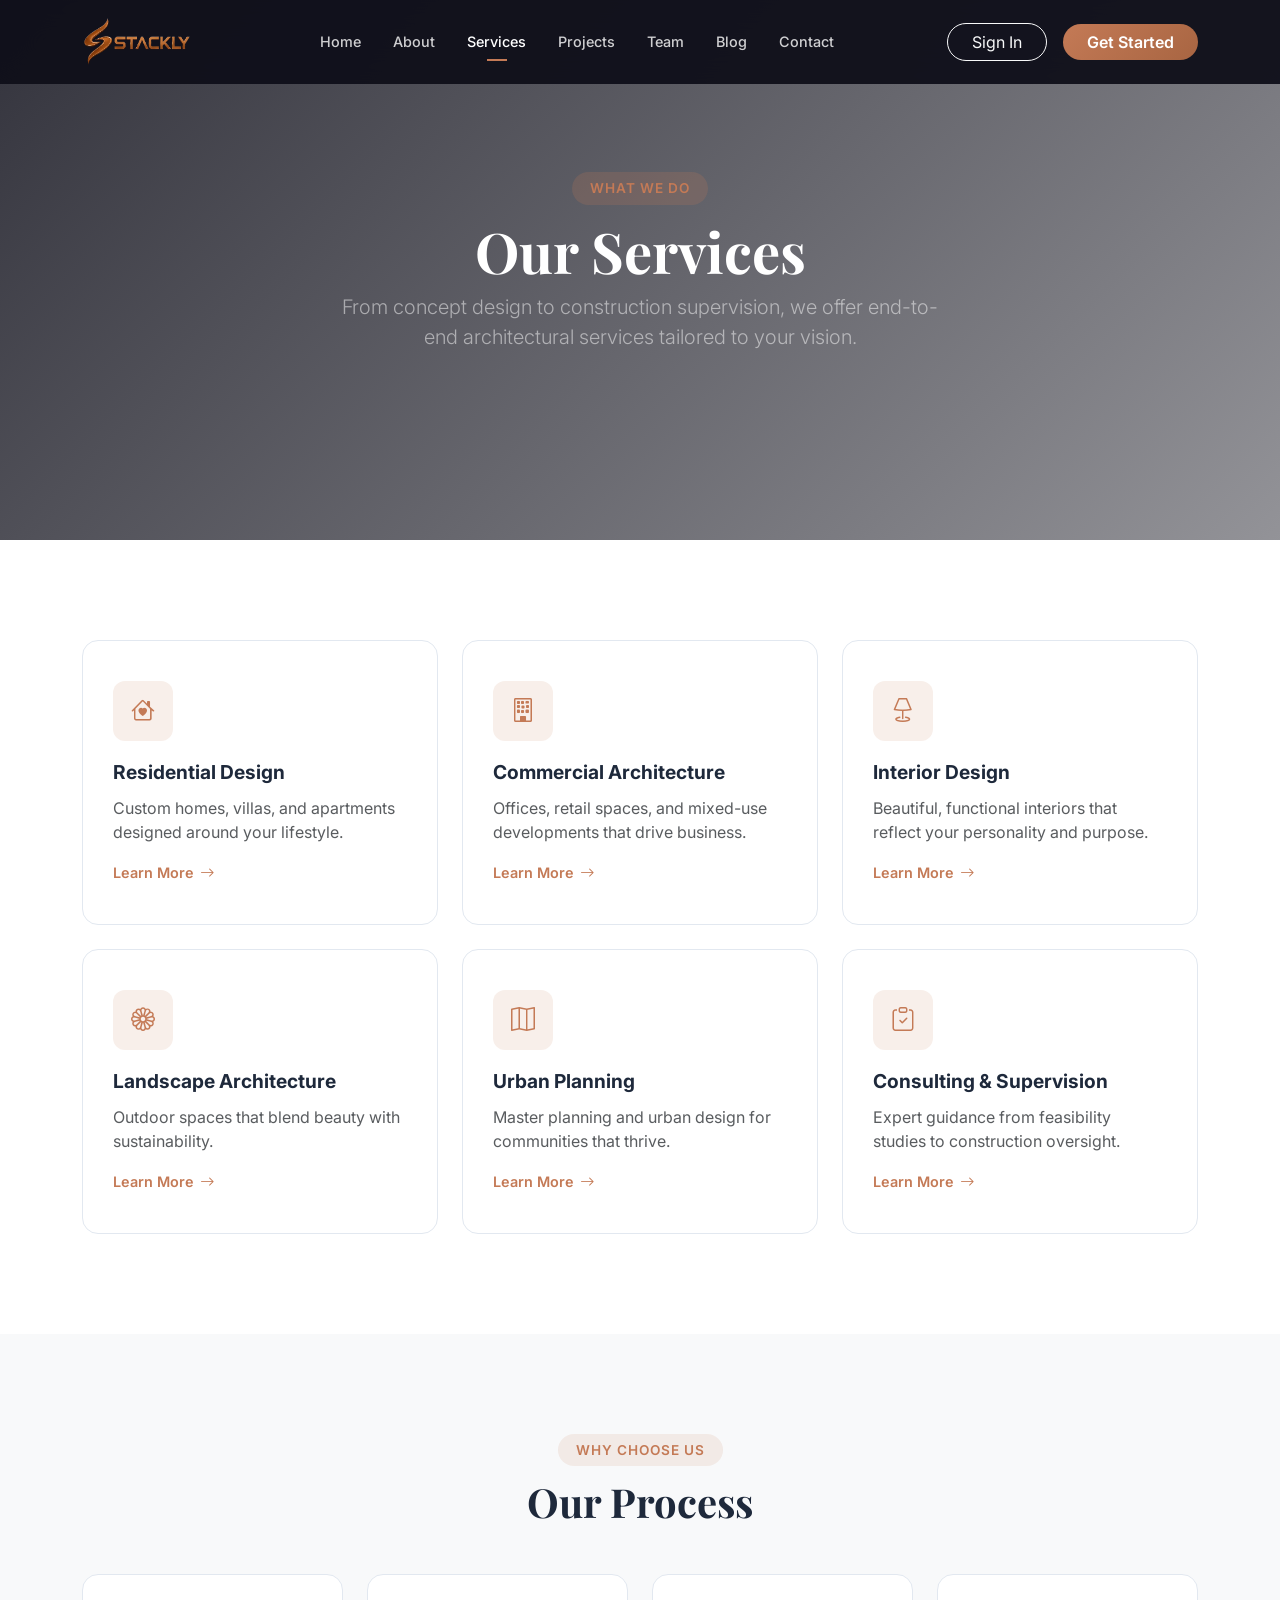
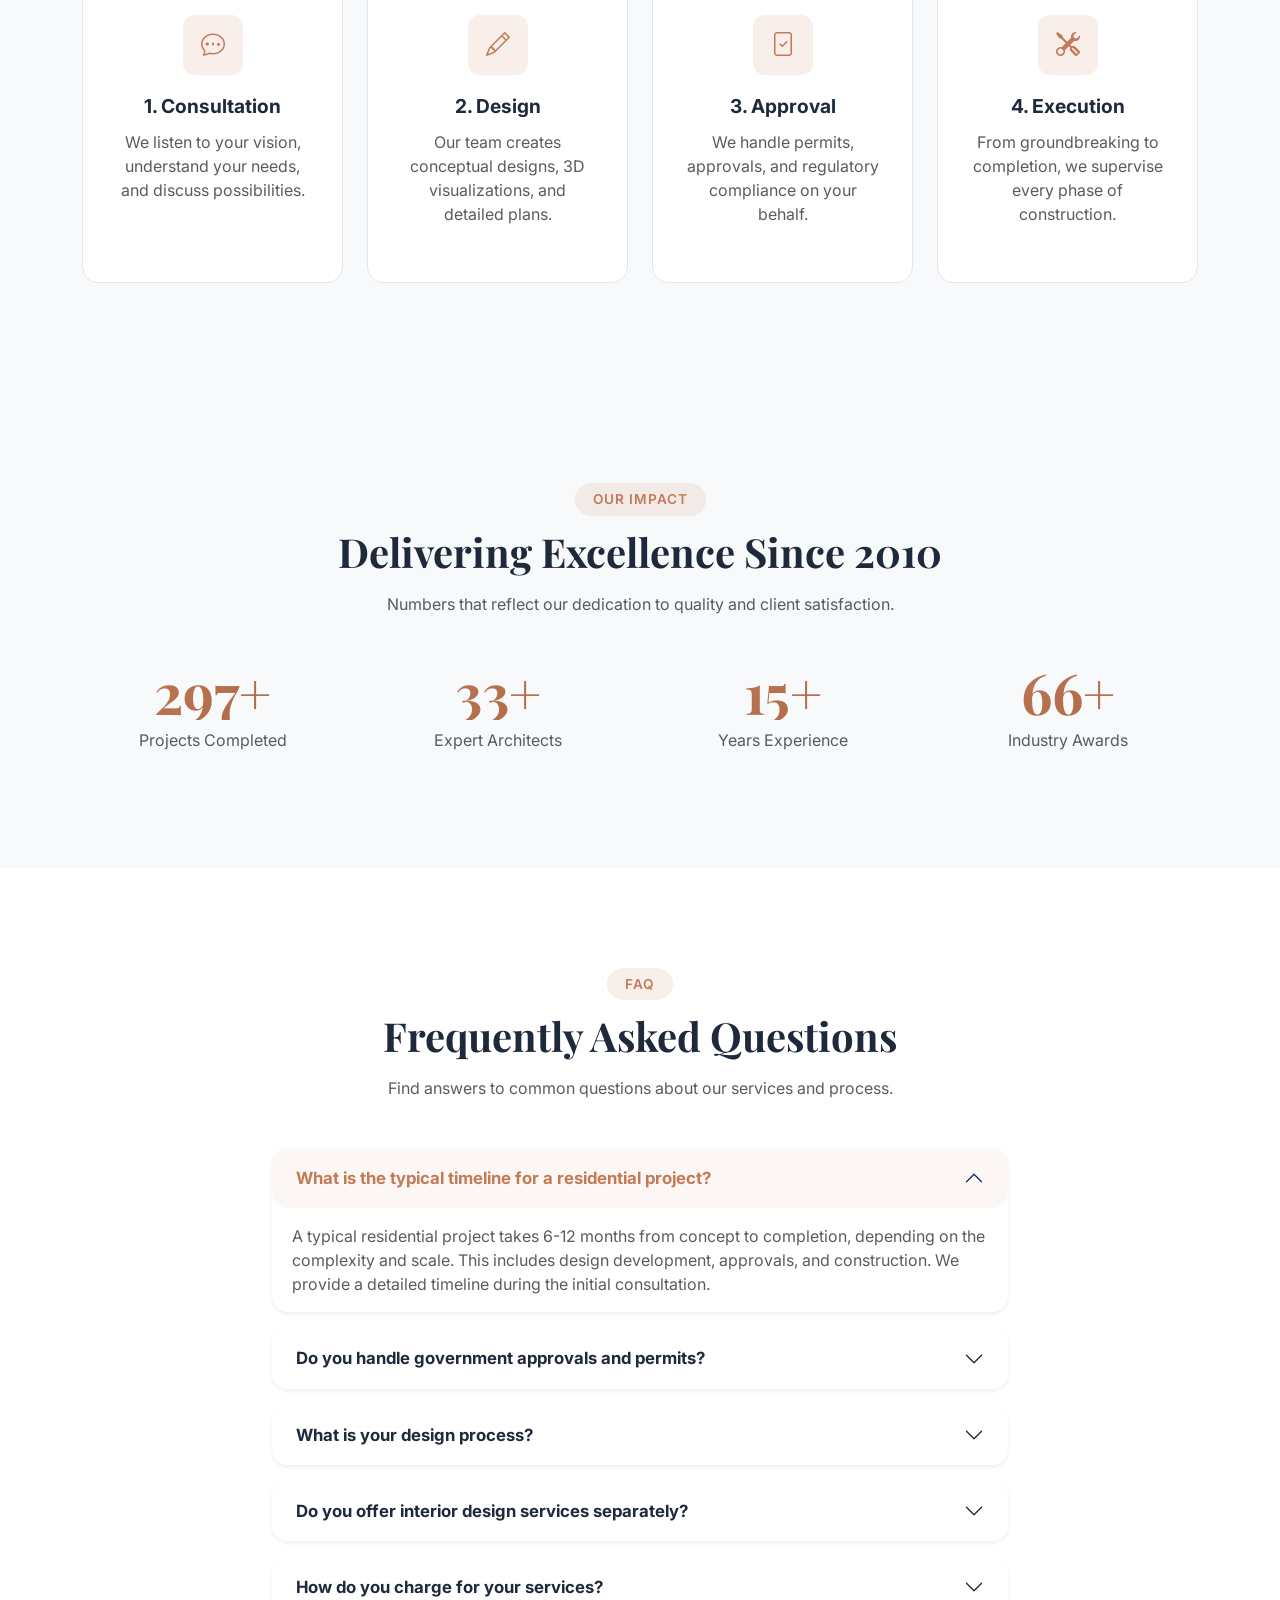
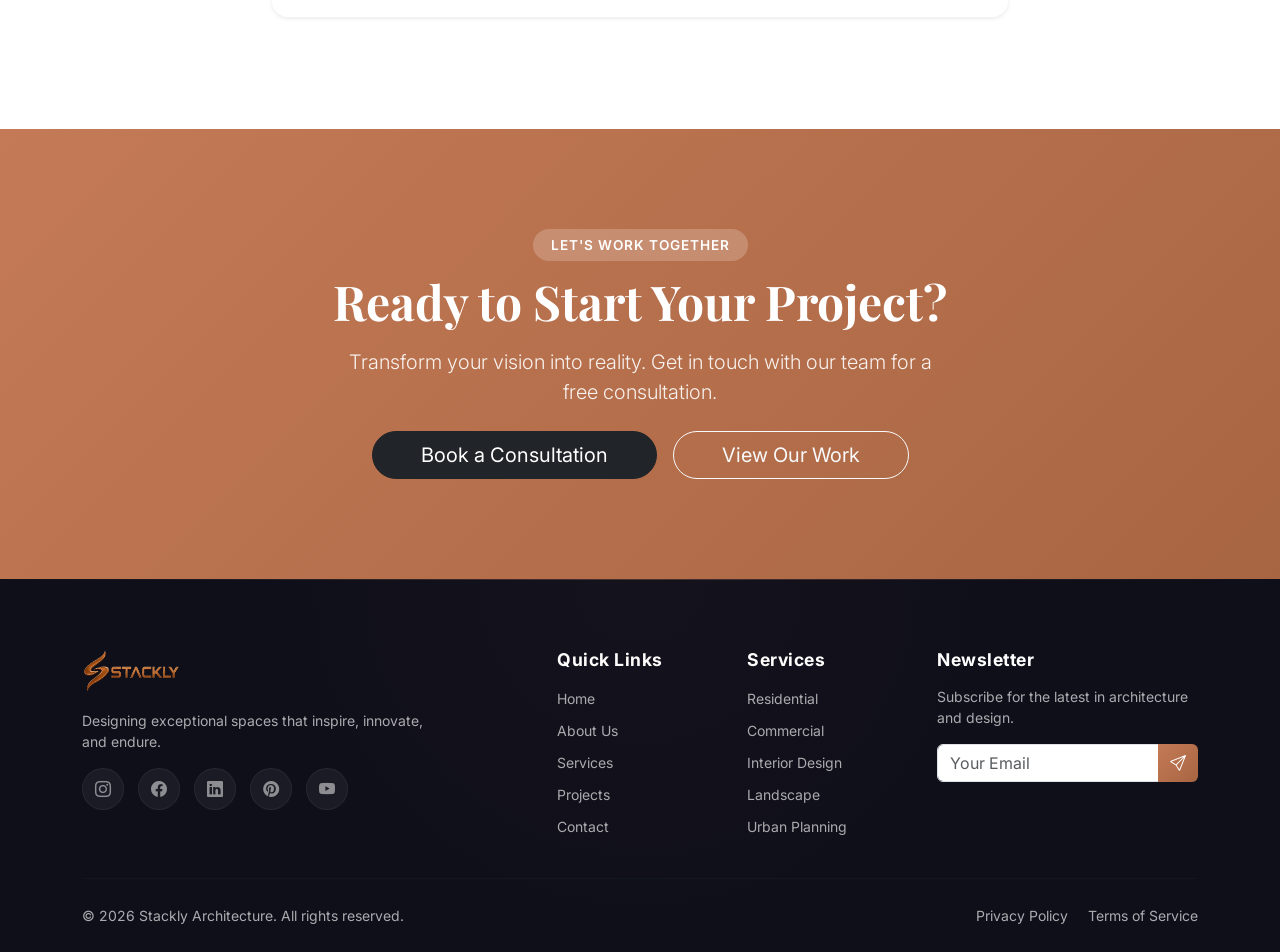
<file: services.html>
<!DOCTYPE html>
<html lang="en">
<head>
    <meta charset="UTF-8">
    <meta name="viewport" content="width=device-width, initial-scale=1.0">
    <title>Services | Stackly Architecture</title>
    <link href="https://cdn.jsdelivr.net/npm/bootstrap@5.3.3/dist/css/bootstrap.min.css" rel="stylesheet">
    <link rel="stylesheet" href="https://cdn.jsdelivr.net/npm/bootstrap-icons@1.11.3/font/bootstrap-icons.min.css">
    <link href="https://fonts.googleapis.com/css2?family=Inter:wght@300;400;500;600;700;800;900&family=Playfair+Display:wght@400;500;600;700;800&display=swap" rel="stylesheet">
    <link rel="stylesheet" href="style.css">
</head>
<body>

    <nav class="navbar navbar-expand-lg navbar-dark fixed-top" id="mainNav">
        <div class="container">
            <a class="navbar-brand" href="index.html">
                <img src="images/image.png" alt="Stackly Architecture" height="50">
            </a>
            <button class="navbar-toggler border-0" type="button" data-bs-toggle="collapse" data-bs-target="#navMenu">
                <span class="navbar-toggler-icon"></span>
            </button>
            <div class="collapse navbar-collapse" id="navMenu">
                <ul class="navbar-nav mx-auto gap-lg-3">
                    <li class="nav-item"><a class="nav-link" href="index.html">Home</a></li>
                    <li class="nav-item"><a class="nav-link" href="about.html">About</a></li>
                    <li class="nav-item"><a class="nav-link active" href="services.html">Services</a></li>
                    <li class="nav-item"><a class="nav-link" href="projects.html">Projects</a></li>
                    <li class="nav-item"><a class="nav-link" href="team.html">Team</a></li>
                    <li class="nav-item"><a class="nav-link" href="blog.html">Blog</a></li>
                    <li class="nav-item"><a class="nav-link" href="contact.html">Contact</a></li>
                </ul>
                <div class="d-flex align-items-center gap-3">
                    <a href="signin.html" class="btn btn-outline-light rounded-pill px-4">Sign In</a>
                    <a href="signup.html" class="btn btn-accent rounded-pill px-4">Get Started</a>
                </div>
            </div>
        </div>
    </nav>

    <section class="page-hero-section">
        <div class="page-hero-bg" style="background-image:url('https://images.unsplash.com/photo-1511818966892-d7d671e672a2?q=80&w=2071&auto=format&fit=crop');"></div>
        <div class="page-hero-overlay"></div>
        <div class="container page-hero-content text-center text-white">
            <span class="section-tag" style="background:rgba(196, 122, 86,0.2);color:#c47a56;">What We Do</span>
            <h1 class="display-4 fw-bold" style="font-family:'Playfair Display',serif;">Our Services</h1>
            <p class="lead text-white-50 mx-auto" style="max-width:600px;">From concept design to construction supervision, we offer end-to-end architectural services tailored to your vision.</p>
        </div>
    </section>

    <section class="section-padding overflow-hidden">
        <div class="container">
            <div class="row g-4">
                <div class="col-lg-4 col-md-6">
                    <div class="service-card" data-bs-toggle="modal" data-bs-target="#serviceModal" data-service="residential">
                        <div class="service-icon"><i class="bi bi-house-heart"></i></div>
                        <h4>Residential Design</h4>
                        <p class="text-muted">Custom homes, villas, and apartments designed around your lifestyle.</p>
                        <span class="service-link">Learn More <i class="bi bi-arrow-right"></i></span>
                    </div>
                </div>
                <div class="col-lg-4 col-md-6">
                    <div class="service-card" data-bs-toggle="modal" data-bs-target="#serviceModal" data-service="commercial">
                        <div class="service-icon"><i class="bi bi-building"></i></div>
                        <h4>Commercial Architecture</h4>
                        <p class="text-muted">Offices, retail spaces, and mixed-use developments that drive business.</p>
                        <span class="service-link">Learn More <i class="bi bi-arrow-right"></i></span>
                    </div>
                </div>
                <div class="col-lg-4 col-md-6">
                    <div class="service-card" data-bs-toggle="modal" data-bs-target="#serviceModal" data-service="interior">
                        <div class="service-icon"><i class="bi bi-lamp"></i></div>
                        <h4>Interior Design</h4>
                        <p class="text-muted">Beautiful, functional interiors that reflect your personality and purpose.</p>
                        <span class="service-link">Learn More <i class="bi bi-arrow-right"></i></span>
                    </div>
                </div>
                <div class="col-lg-4 col-md-6">
                    <div class="service-card" data-bs-toggle="modal" data-bs-target="#serviceModal" data-service="landscape">
                        <div class="service-icon"><i class="bi bi-flower1"></i></div>
                        <h4>Landscape Architecture</h4>
                        <p class="text-muted">Outdoor spaces that blend beauty with sustainability.</p>
                        <span class="service-link">Learn More <i class="bi bi-arrow-right"></i></span>
                    </div>
                </div>
                <div class="col-lg-4 col-md-6">
                    <div class="service-card" data-bs-toggle="modal" data-bs-target="#serviceModal" data-service="urban">
                        <div class="service-icon"><i class="bi bi-map"></i></div>
                        <h4>Urban Planning</h4>
                        <p class="text-muted">Master planning and urban design for communities that thrive.</p>
                        <span class="service-link">Learn More <i class="bi bi-arrow-right"></i></span>
                    </div>
                </div>
                <div class="col-lg-4 col-md-6">
                    <div class="service-card" data-bs-toggle="modal" data-bs-target="#serviceModal" data-service="consulting">
                        <div class="service-icon"><i class="bi bi-clipboard-check"></i></div>
                        <h4>Consulting & Supervision</h4>
                        <p class="text-muted">Expert guidance from feasibility studies to construction oversight.</p>
                        <span class="service-link">Learn More <i class="bi bi-arrow-right"></i></span>
                    </div>
                </div>
            </div>
        </div>
    </section>

    <div class="modal fade" id="serviceModal" tabindex="-1">
        <div class="modal-dialog modal-lg modal-dialog-centered">
            <div class="modal-content">
                <div class="modal-header border-0 pb-0">
                    <button type="button" class="btn-close" data-bs-dismiss="modal"></button>
                </div>
                <div class="modal-body p-4 p-lg-5">
                    <div class="service-modal-icon mb-3">
                        <i class="bi bi-house-heart fs-1 text-accent"></i>
                    </div>
                    <h3 class="fw-bold mb-3" id="modalTitle">Residential Design</h3>
                    <p class="text-muted" id="modalDesc">We create bespoke residential spaces that balance aesthetics, functionality, and comfort.</p>
                    <ul class="list-unstyled mt-4" id="modalFeatures">
                        <li class="mb-2"><i class="bi bi-check-circle-fill text-accent me-2"></i> Custom home design & planning</li>
                        <li class="mb-2"><i class="bi bi-check-circle-fill text-accent me-2"></i> Interior space optimization</li>
                        <li class="mb-2"><i class="bi bi-check-circle-fill text-accent me-2"></i> Sustainable material selection</li>
                        <li class="mb-2"><i class="bi bi-check-circle-fill text-accent me-2"></i> Construction documentation</li>
                    </ul>
                </div>
            </div>
        </div>
    </div>

    <section class="section-padding bg-light overflow-hidden">
        <div class="container">
            <div class="text-center mb-5">
                <span class="section-tag">Why Choose Us</span>
                <h2 class="section-title">Our Process</h2>
            </div>
            <div class="row g-4">
                <div class="col-md-3">
                    <div class="service-card text-center" style="cursor:default;">
                        <div class="service-icon mx-auto"><i class="bi bi-chat-dots"></i></div>
                        <h4>1. Consultation</h4>
                        <p class="text-muted">We listen to your vision, understand your needs, and discuss possibilities.</p>
                    </div>
                </div>
                <div class="col-md-3">
                    <div class="service-card text-center" style="cursor:default;">
                        <div class="service-icon mx-auto"><i class="bi bi-pencil"></i></div>
                        <h4>2. Design</h4>
                        <p class="text-muted">Our team creates conceptual designs, 3D visualizations, and detailed plans.</p>
                    </div>
                </div>
                <div class="col-md-3">
                    <div class="service-card text-center" style="cursor:default;">
                        <div class="service-icon mx-auto"><i class="bi bi-file-check"></i></div>
                        <h4>3. Approval</h4>
                        <p class="text-muted">We handle permits, approvals, and regulatory compliance on your behalf.</p>
                    </div>
                </div>
                <div class="col-md-3">
                    <div class="service-card text-center" style="cursor:default;">
                        <div class="service-icon mx-auto"><i class="bi bi-tools"></i></div>
                        <h4>4. Execution</h4>
                        <p class="text-muted">From groundbreaking to completion, we supervise every phase of construction.</p>
                    </div>
                </div>
            </div>
        </div>
    </section>

    <section class="section-padding bg-light overflow-hidden">
        <div class="container">
            <div class="text-center mb-5">
                <span class="section-tag">Our Impact</span>
                <h2 class="section-title">Delivering Excellence Since 2010</h2>
                <p class="text-muted mx-auto" style="max-width:600px;">Numbers that reflect our dedication to quality and client satisfaction.</p>
            </div>
            <div class="row g-4">
                <div class="col-lg-3 col-md-6 text-center">
                    <h3 class="counter-num display-3 fw-bold text-accent" data-target="500" data-suffix="+">0</h3>
                    <p class="text-muted">Projects Completed</p>
                </div>
                <div class="col-lg-3 col-md-6 text-center">
                    <h3 class="counter-num display-3 fw-bold text-accent" data-target="40" data-suffix="+">0</h3>
                    <p class="text-muted">Expert Architects</p>
                </div>
                <div class="col-lg-3 col-md-6 text-center">
                    <h3 class="counter-num display-3 fw-bold text-accent" data-target="15" data-suffix="+">0</h3>
                    <p class="text-muted">Years Experience</p>
                </div>
                <div class="col-lg-3 col-md-6 text-center">
                    <h3 class="counter-num display-3 fw-bold text-accent" data-target="120" data-suffix="+">0</h3>
                    <p class="text-muted">Industry Awards</p>
                </div>
            </div>
        </div>
    </section>

    <section class="section-padding overflow-hidden">
        <div class="container">
            <div class="text-center mb-5">
                <span class="section-tag">FAQ</span>
                <h2 class="section-title">Frequently Asked Questions</h2>
                <p class="text-muted mx-auto" style="max-width:600px;">Find answers to common questions about our services and process.</p>
            </div>
            <div class="row justify-content-center">
                <div class="col-lg-8">
                    <div class="accordion" id="faqAccordion">
                        <div class="accordion-item border-0 mb-3 rounded-4 shadow-sm">
                            <h2 class="accordion-header">
                                <button class="accordion-button rounded-4 fw-bold" type="button" data-bs-toggle="collapse" data-bs-target="#faq1">
                                    What is the typical timeline for a residential project?
                                </button>
                            </h2>
                            <div id="faq1" class="accordion-collapse collapse show" data-bs-parent="#faqAccordion">
                                <div class="accordion-body text-muted">A typical residential project takes 6-12 months from concept to completion, depending on the complexity and scale. This includes design development, approvals, and construction. We provide a detailed timeline during the initial consultation.</div>
                            </div>
                        </div>
                        <div class="accordion-item border-0 mb-3 rounded-4 shadow-sm">
                            <h2 class="accordion-header">
                                <button class="accordion-button collapsed rounded-4 fw-bold" type="button" data-bs-toggle="collapse" data-bs-target="#faq2">
                                    Do you handle government approvals and permits?
                                </button>
                            </h2>
                            <div id="faq2" class="accordion-collapse collapse" data-bs-parent="#faqAccordion">
                                <div class="accordion-body text-muted">Yes, we manage all necessary approvals, permits, and regulatory compliance on behalf of our clients. Our team has extensive experience with local building codes and municipal regulations across major Indian cities.</div>
                            </div>
                        </div>
                        <div class="accordion-item border-0 mb-3 rounded-4 shadow-sm">
                            <h2 class="accordion-header">
                                <button class="accordion-button collapsed rounded-4 fw-bold" type="button" data-bs-toggle="collapse" data-bs-target="#faq3">
                                    What is your design process?
                                </button>
                            </h2>
                            <div id="faq3" class="accordion-collapse collapse" data-bs-parent="#faqAccordion">
                                <div class="accordion-body text-muted">Our design process follows four phases: Consultation (understanding your vision), Design (concept development and 3D visualization), Approval (permit handling), and Execution (construction supervision). We keep you involved at every stage.</div>
                            </div>
                        </div>
                        <div class="accordion-item border-0 mb-3 rounded-4 shadow-sm">
                            <h2 class="accordion-header">
                                <button class="accordion-button collapsed rounded-4 fw-bold" type="button" data-bs-toggle="collapse" data-bs-target="#faq4">
                                    Do you offer interior design services separately?
                                </button>
                            </h2>
                            <div id="faq4" class="accordion-collapse collapse" data-bs-parent="#faqAccordion">
                                <div class="accordion-body text-muted">Absolutely. Our interior design services can be engaged independently or as part of a full architectural package. We specialize in residential, commercial, and hospitality interiors tailored to your style and needs.</div>
                            </div>
                        </div>
                        <div class="accordion-item border-0 rounded-4 shadow-sm">
                            <h2 class="accordion-header">
                                <button class="accordion-button collapsed rounded-4 fw-bold" type="button" data-bs-toggle="collapse" data-bs-target="#faq5">
                                    How do you charge for your services?
                                </button>
                            </h2>
                            <div id="faq5" class="accordion-collapse collapse" data-bs-parent="#faqAccordion">
                                <div class="accordion-body text-muted">We offer flexible pricing models including fixed fees, percentage-based fees, and hourly consulting rates. The fee structure depends on the project scope and complexity. We provide a transparent quotation during the initial consultation.</div>
                            </div>
                        </div>
                    </div>
                </div>
            </div>
        </div>
    </section>

    <section class="section-padding bg-accent overflow-hidden" style="background:linear-gradient(135deg, var(--accent), var(--accent-dark)) !important;">
        <div class="container text-center text-white">
            <span class="section-tag" style="background:rgba(255,255,255,0.2);color:#fff;">Let's Work Together</span>
            <h2 class="display-5 fw-bold mb-3" style="font-family:'Playfair Display',serif;">Ready to Start Your Project?</h2>
            <p class="lead mb-4" style="opacity:0.9;max-width:600px;margin:0 auto;">Transform your vision into reality. Get in touch with our team for a free consultation.</p>
            <div class="d-flex justify-content-center gap-3 flex-wrap">
                <a href="contact.html" class="btn btn-dark btn-lg rounded-pill px-5">Book a Consultation</a>
                <a href="projects.html" class="btn btn-outline-light btn-lg rounded-pill px-5">View Our Work</a>
            </div>
        </div>
    </section>

    <footer class="footer">
        <div class="container">
            <div class="row gy-5">
                <div class="col-lg-4">
                    <h5 class="fw-bold mb-3"><img src="images/image.png" alt="Stackly Architecture" height="45"></h5>
                    <p class="text-white-50 small">Designing exceptional spaces that inspire, innovate, and endure.</p>
                    <div class="social-links mt-3">
                        <a href="404.html"><i class="bi bi-instagram"></i></a>
                        <a href="404.html"><i class="bi bi-facebook"></i></a>
                        <a href="404.html"><i class="bi bi-linkedin"></i></a>
                        <a href="404.html"><i class="bi bi-pinterest"></i></a>
                        <a href="404.html"><i class="bi bi-youtube"></i></a>
                    </div>
                </div>
                <div class="col-lg-2 offset-lg-1">
                    <h6 class="fw-bold mb-3">Quick Links</h6>
                    <ul class="list-unstyled">
                        <li class="mb-2"><a href="index.html" class="text-white-50 text-decoration-none small">Home</a></li>
                        <li class="mb-2"><a href="about.html" class="text-white-50 text-decoration-none small">About Us</a></li>
                        <li class="mb-2"><a href="services.html" class="text-white-50 text-decoration-none small">Services</a></li>
                        <li class="mb-2"><a href="projects.html" class="text-white-50 text-decoration-none small">Projects</a></li>
                        <li class="mb-2"><a href="contact.html" class="text-white-50 text-decoration-none small">Contact</a></li>
                    </ul>
                </div>
                <div class="col-lg-2">
                    <h6 class="fw-bold mb-3">Services</h6>
                    <ul class="list-unstyled">
                        <li class="mb-2"><a href="services.html" class="text-white-50 text-decoration-none small">Residential</a></li>
                        <li class="mb-2"><a href="services.html" class="text-white-50 text-decoration-none small">Commercial</a></li>
                        <li class="mb-2"><a href="services.html" class="text-white-50 text-decoration-none small">Interior Design</a></li>
                        <li class="mb-2"><a href="services.html" class="text-white-50 text-decoration-none small">Landscape</a></li>
                        <li class="mb-2"><a href="services.html" class="text-white-50 text-decoration-none small">Urban Planning</a></li>
                    </ul>
                </div>
                <div class="col-lg-3">
                    <h6 class="fw-bold mb-3">Newsletter</h6>
                    <p class="text-white-50 small">Subscribe for the latest in architecture and design.</p>
                    <div class="input-group">
                        <input type="email" class="form-control" placeholder="Your Email">
                            <button class="btn btn-accent" type="button" onclick="location.href='404.html'"><i class="bi bi-send"></i></button>
                    </div>
                </div>
            </div>
            <hr class="border-white-10 my-4">
            <div class="row align-items-center">
                <div class="col-md-6">
                    <p class="text-white-50 small mb-0">&copy; 2026 Stackly Architecture. All rights reserved.</p>
                </div>
                <div class="col-md-6 text-md-end">
                    <a href="404.html" class="text-white-50 text-decoration-none small me-3">Privacy Policy</a>
                    <a href="404.html" class="text-white-50 text-decoration-none small">Terms of Service</a>
                </div>
            </div>
        </div>
    </footer>

    <button class="back-to-top" id="backToTop"><i class="bi bi-arrow-up"></i></button>

    <script src="https://cdn.jsdelivr.net/npm/bootstrap@5.3.3/dist/js/bootstrap.bundle.min.js"></script>
    <script src="script.js"></script>
</body>
</html>
</file>
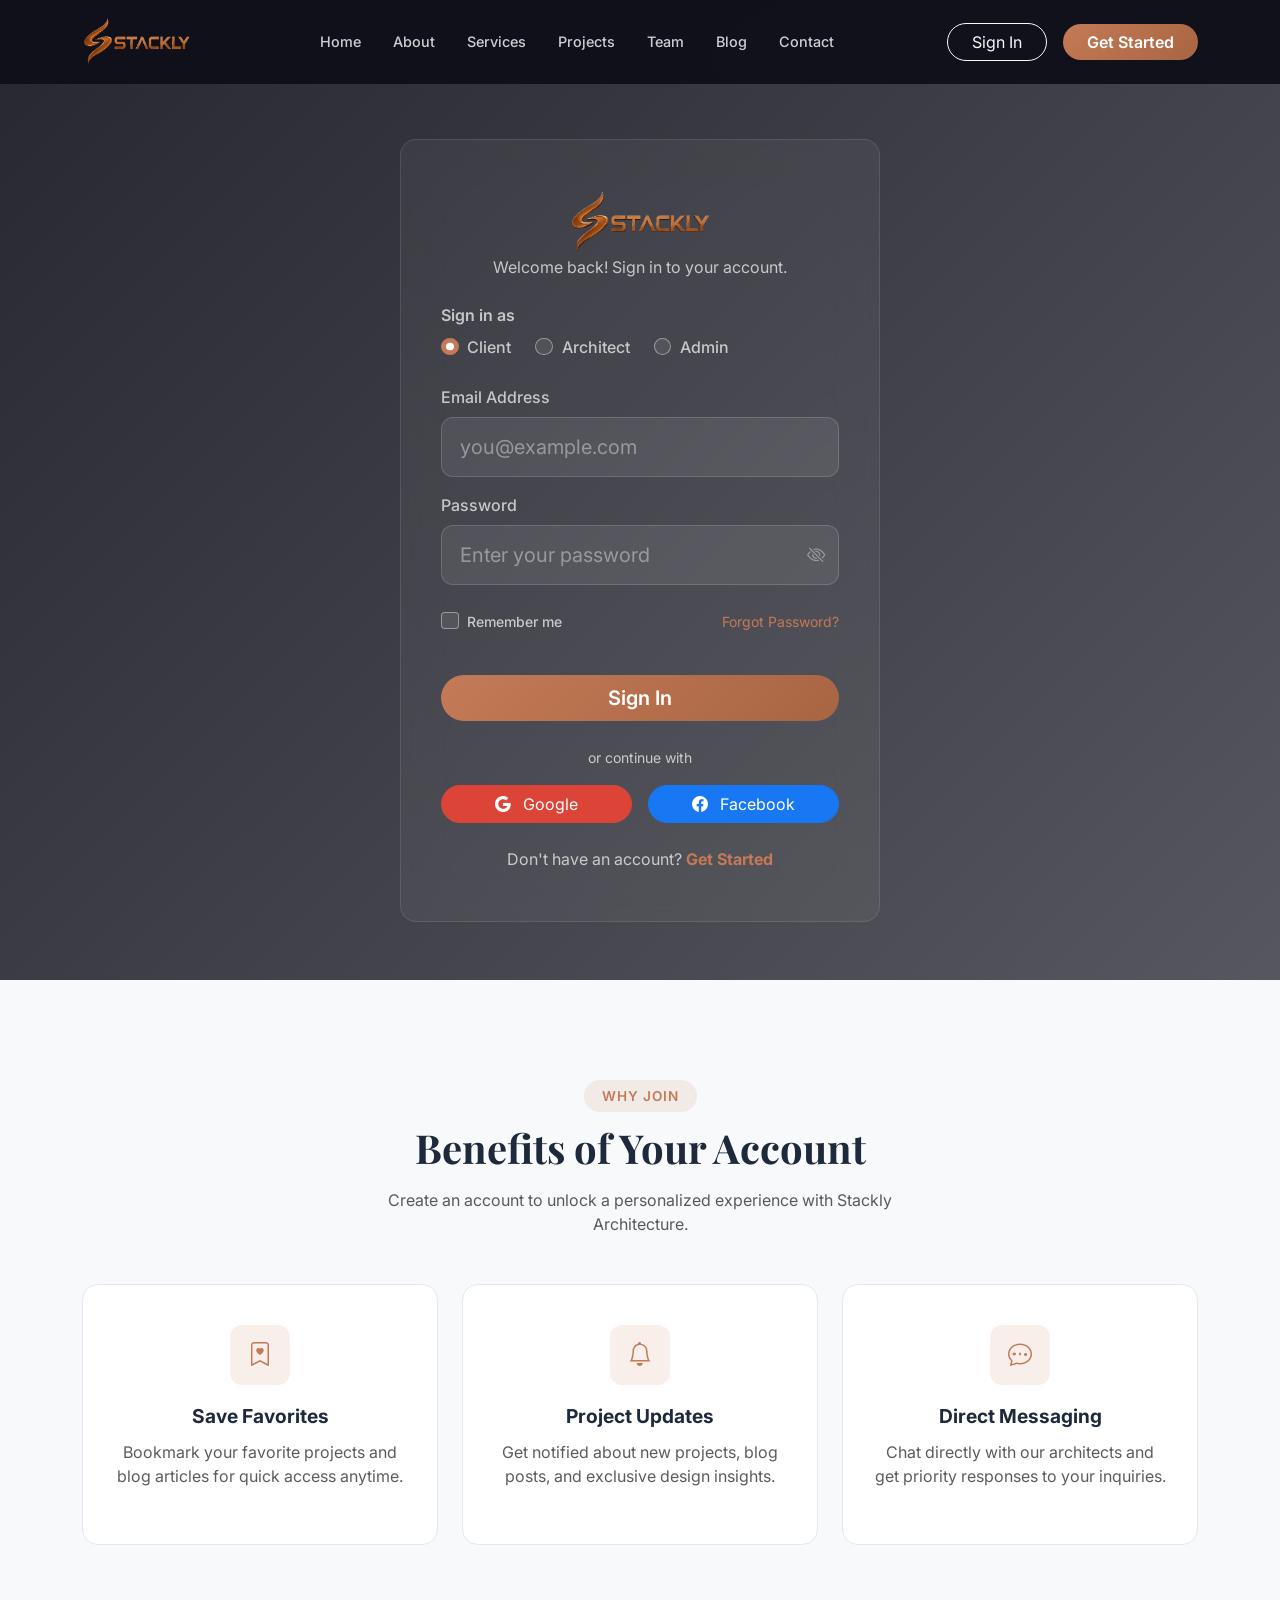
<file: signin.html>
<!DOCTYPE html>
<html lang="en">
<head>
    <meta charset="UTF-8">
    <meta name="viewport" content="width=device-width, initial-scale=1.0">
    <title>Sign In | Stackly Architecture</title>
    <link href="https://cdn.jsdelivr.net/npm/bootstrap@5.3.3/dist/css/bootstrap.min.css" rel="stylesheet">
    <link rel="stylesheet" href="https://cdn.jsdelivr.net/npm/bootstrap-icons@1.11.3/font/bootstrap-icons.min.css">
    <link href="https://fonts.googleapis.com/css2?family=Inter:wght@300;400;500;600;700;800;900&family=Playfair+Display:wght@400;500;600;700;800&display=swap" rel="stylesheet">
    <link rel="stylesheet" href="style.css">
</head>
<body>

    <nav class="navbar navbar-expand-lg navbar-dark fixed-top" id="mainNav">
        <div class="container">
            <a class="navbar-brand" href="index.html">
                <img src="images/image.png" alt="Stackly Architecture" height="50">
            </a>
            <button class="navbar-toggler border-0" type="button" data-bs-toggle="collapse" data-bs-target="#navMenu">
                <span class="navbar-toggler-icon"></span>
            </button>
            <div class="collapse navbar-collapse" id="navMenu">
                <ul class="navbar-nav mx-auto gap-lg-3">
                    <li class="nav-item"><a class="nav-link" href="index.html">Home</a></li>
                    <li class="nav-item"><a class="nav-link" href="about.html">About</a></li>
                    <li class="nav-item"><a class="nav-link" href="services.html">Services</a></li>
                    <li class="nav-item"><a class="nav-link" href="projects.html">Projects</a></li>
                    <li class="nav-item"><a class="nav-link" href="team.html">Team</a></li>
                    <li class="nav-item"><a class="nav-link" href="blog.html">Blog</a></li>
                    <li class="nav-item"><a class="nav-link" href="contact.html">Contact</a></li>
                </ul>
                <div class="d-flex align-items-center gap-3">
                    <a href="signin.html" class="btn btn-outline-light rounded-pill px-4">Sign In</a>
                    <a href="signup.html" class="btn btn-accent rounded-pill px-4">Get Started</a>
                </div>
            </div>
        </div>
    </nav>

    <section class="auth-section">
        <div class="auth-bg" style="background-image:url('https://images.unsplash.com/photo-1487958449943-2429e8be8625?q=80&w=2070&auto=format&fit=crop');"></div>
        <div class="auth-overlay"></div>
        <div class="container min-vh-100 d-flex align-items-center justify-content-center position-relative" style="z-index:2;">
            <div class="auth-card">
                <div class="text-center mb-4">
                    <a href="index.html" class="text-decoration-none">
                        <img src="images/image.png" alt="Stackly Architecture" height="65">
                    </a>
                    <p class="text-white-50">Welcome back! Sign in to your account.</p>
                </div>
                <form id="signinForm" novalidate>
                    <div class="mb-4">
                        <label class="form-label text-white-50 fw-semibold">Sign in as</label>
                        <div class="d-flex gap-2 flex-wrap">
                            <div class="form-check form-check-inline">
                                <input class="form-check-input" type="radio" name="role" id="signinRoleClient" value="client" checked>
                                <label class="form-check-label text-white-50" for="signinRoleClient">Client</label>
                            </div>
                            <div class="form-check form-check-inline">
                                <input class="form-check-input" type="radio" name="role" id="signinRoleArchitect" value="architect">
                                <label class="form-check-label text-white-50" for="signinRoleArchitect">Architect</label>
                            </div>
                            <div class="form-check form-check-inline">
                                <input class="form-check-input" type="radio" name="role" id="signinRoleAdmin" value="admin">
                                <label class="form-check-label text-white-50" for="signinRoleAdmin">Admin</label>
                            </div>
                        </div>
                    </div>
                    <div id="signinError" style="display:none;background:rgba(239,68,68,0.12);color:#ef4444;font-size:0.85rem;padding:10px 14px;border-radius:10px;margin-bottom:14px;"></div>
                    <div class="mb-3">
                        <label class="form-label text-white-50">Email Address</label>
                        <input type="email" id="signinEmail" class="form-control form-control-lg" placeholder="you@example.com" required>
                    </div>
                    <div class="mb-4">
                        <label class="form-label text-white-50">Password</label>
                        <div class="password-wrapper">
                            <input type="password" class="form-control form-control-lg" placeholder="Enter your password" id="signinPassword" required>
                            <span class="password-toggle" onclick="togglePassword('signinPassword', this)"><i class="bi bi-eye-slash"></i></span>
                        </div>
                    </div>
                    <div class="d-flex justify-content-between align-items-center mb-4">
                        <div class="form-check">
                            <input class="form-check-input" type="checkbox" id="remember">
                            <label class="form-check-label text-white-50 small" for="remember">Remember me</label>
                        </div>
                        <a href="404.html" class="text-accent small text-decoration-none">Forgot Password?</a>
                    </div>
                    <button type="submit" class="btn btn-accent w-100 btn-lg rounded-pill mt-3">Sign In</button>
                    <div class="text-center mb-3 mt-4">
                    <span class="text-white-50 small">or continue with</span>
                </div>
                <div class="d-flex gap-3">
                    <button type="button" class="btn btn-google w-50 rounded-pill" onclick="location.href='404.html'"><i class="bi bi-google me-2"></i> Google</button>
                    <button type="button" class="btn btn-facebook w-50 rounded-pill" onclick="location.href='404.html'"><i class="bi bi-facebook me-2"></i> Facebook</button>
                </div>
                </form>
                <p class="text-center text-white-50 mt-4 mb-0">
                    Don't have an account? <a href="signup.html" class="text-accent text-decoration-none fw-bold">Get Started</a>
                </p>
            </div>
        </div>
    </section>

    <section class="section-padding bg-light overflow-hidden">
        <div class="container">
            <div class="text-center mb-5">
                <span class="section-tag">Why Join</span>
                <h2 class="section-title">Benefits of Your Account</h2>
                <p class="text-muted mx-auto" style="max-width:600px;">Create an account to unlock a personalized experience with Stackly Architecture.</p>
            </div>
            <div class="row g-4">
                <div class="col-md-4">
                    <div class="service-card text-center" style="cursor:default;">
                        <div class="service-icon mx-auto"><i class="bi bi-bookmark-heart"></i></div>
                        <h4>Save Favorites</h4>
                        <p class="text-muted">Bookmark your favorite projects and blog articles for quick access anytime.</p>
                    </div>
                </div>
                <div class="col-md-4">
                    <div class="service-card text-center" style="cursor:default;">
                        <div class="service-icon mx-auto"><i class="bi bi-bell"></i></div>
                        <h4>Project Updates</h4>
                        <p class="text-muted">Get notified about new projects, blog posts, and exclusive design insights.</p>
                    </div>
                </div>
                <div class="col-md-4">
                    <div class="service-card text-center" style="cursor:default;">
                        <div class="service-icon mx-auto"><i class="bi bi-chat-dots"></i></div>
                        <h4>Direct Messaging</h4>
                        <p class="text-muted">Chat directly with our architects and get priority responses to your inquiries.</p>
                    </div>
                </div>
            </div>
        </div>
    </section>

    <script src="https://cdn.jsdelivr.net/npm/bootstrap@5.3.3/dist/js/bootstrap.bundle.min.js"></script>
    <script src="script.js"></script>
</body>
</html>
</file>
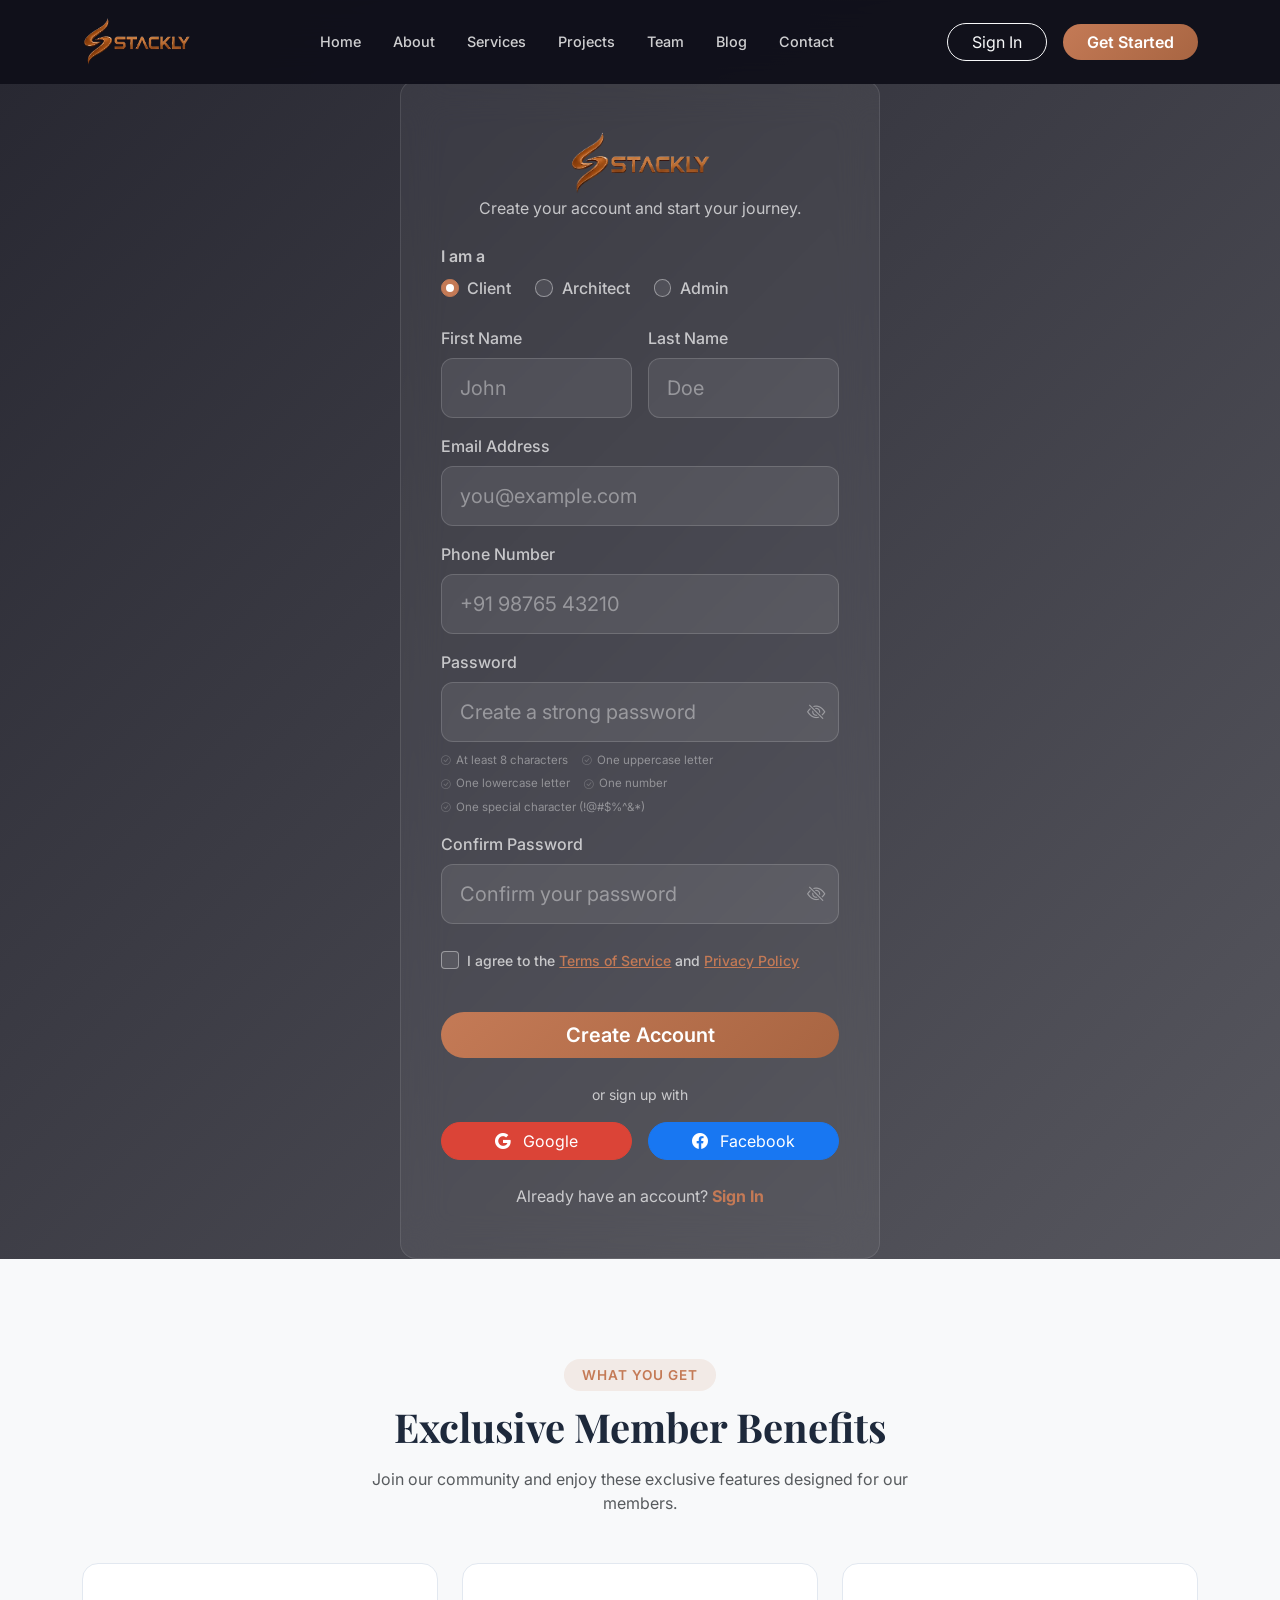
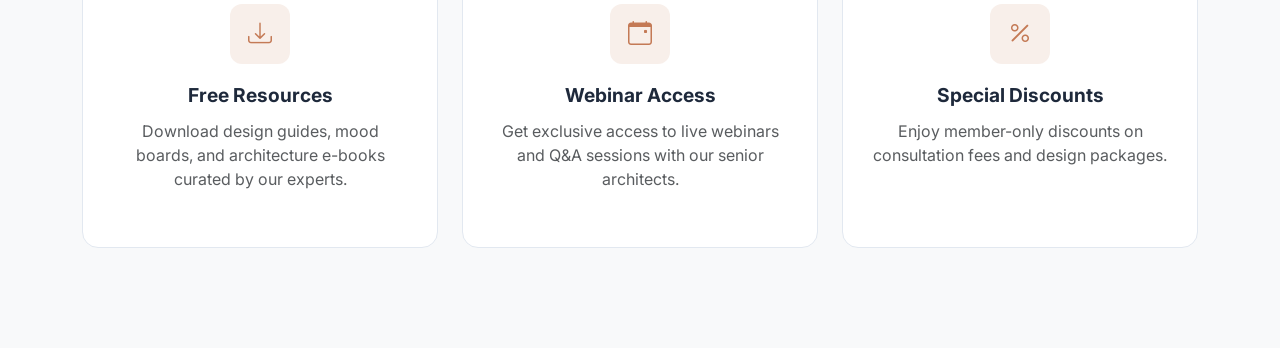
<file: signup.html>
<!DOCTYPE html>
<html lang="en">
<head>
    <meta charset="UTF-8">
    <meta name="viewport" content="width=device-width, initial-scale=1.0">
    <title>Get Started | Stackly Architecture</title>
    <link href="https://cdn.jsdelivr.net/npm/bootstrap@5.3.3/dist/css/bootstrap.min.css" rel="stylesheet">
    <link rel="stylesheet" href="https://cdn.jsdelivr.net/npm/bootstrap-icons@1.11.3/font/bootstrap-icons.min.css">
    <link href="https://fonts.googleapis.com/css2?family=Inter:wght@300;400;500;600;700;800;900&family=Playfair+Display:wght@400;500;600;700;800&display=swap" rel="stylesheet">
    <link rel="stylesheet" href="style.css">
</head>
<body>

    <nav class="navbar navbar-expand-lg navbar-dark fixed-top" id="mainNav">
        <div class="container">
            <a class="navbar-brand" href="index.html">
                <img src="images/image.png" alt="Stackly Architecture" height="50">
            </a>
            <button class="navbar-toggler border-0" type="button" data-bs-toggle="collapse" data-bs-target="#navMenu">
                <span class="navbar-toggler-icon"></span>
            </button>
            <div class="collapse navbar-collapse" id="navMenu">
                <ul class="navbar-nav mx-auto gap-lg-3">
                    <li class="nav-item"><a class="nav-link" href="index.html">Home</a></li>
                    <li class="nav-item"><a class="nav-link" href="about.html">About</a></li>
                    <li class="nav-item"><a class="nav-link" href="services.html">Services</a></li>
                    <li class="nav-item"><a class="nav-link" href="projects.html">Projects</a></li>
                    <li class="nav-item"><a class="nav-link" href="team.html">Team</a></li>
                    <li class="nav-item"><a class="nav-link" href="blog.html">Blog</a></li>
                    <li class="nav-item"><a class="nav-link" href="contact.html">Contact</a></li>
                </ul>
                <div class="d-flex align-items-center gap-3">
                    <a href="signin.html" class="btn btn-outline-light rounded-pill px-4">Sign In</a>
                    <a href="signup.html" class="btn btn-accent rounded-pill px-4">Get Started</a>
                </div>
            </div>
        </div>
    </nav>

    <section class="auth-section">
        <div class="auth-bg" style="background-image:url('https://images.unsplash.com/photo-1511818966892-d7d671e672a2?q=80&w=2071&auto=format&fit=crop');"></div>
        <div class="auth-overlay"></div>
        <div class="container min-vh-100 d-flex align-items-center justify-content-center position-relative" style="z-index:2;">
            <div class="auth-card">
                <div class="text-center mb-4">
                    <a href="index.html" class="text-decoration-none">
                        <img src="images/image.png" alt="Stackly Architecture" height="65">
                    </a>
                    <p class="text-white-50">Create your account and start your journey.</p>
                </div>
                <form id="signupForm" novalidate>
                    <div class="mb-4">
                        <label class="form-label text-white-50 fw-semibold">I am a</label>
                        <div class="d-flex gap-2 flex-wrap">
                            <div class="form-check form-check-inline">
                                <input class="form-check-input" type="radio" name="role" id="roleClient" value="client" checked>
                                <label class="form-check-label text-white-50" for="roleClient">Client</label>
                            </div>
                            <div class="form-check form-check-inline">
                                <input class="form-check-input" type="radio" name="role" id="roleArchitect" value="architect">
                                <label class="form-check-label text-white-50" for="roleArchitect">Architect</label>
                            </div>
                            <div class="form-check form-check-inline">
                                <input class="form-check-input" type="radio" name="role" id="roleAdmin" value="admin">
                                <label class="form-check-label text-white-50" for="roleAdmin">Admin</label>
                            </div>
                        </div>
                    </div>
                    <div id="signupError" style="display:none;background:rgba(239,68,68,0.12);color:#ef4444;font-size:0.85rem;padding:10px 14px;border-radius:10px;margin-bottom:14px;"></div>
                    <div class="row g-3">
                        <div class="col-md-6">
                            <label class="form-label text-white-50">First Name</label>
                            <input type="text" id="signupFirstName" class="form-control form-control-lg" placeholder="John" required>
                            <div class="field-error" id="error-signupFirstName"></div>
                        </div>
                        <div class="col-md-6">
                            <label class="form-label text-white-50">Last Name</label>
                            <input type="text" id="signupLastName" class="form-control form-control-lg" placeholder="Doe" required>
                            <div class="field-error" id="error-signupLastName"></div>
                        </div>
                    </div>
                    <div class="mb-3 mt-3">
                        <label class="form-label text-white-50">Email Address</label>
                        <input type="email" id="signupEmail" class="form-control form-control-lg" placeholder="you@example.com" required>
                        <div class="field-error" id="error-signupEmail"></div>
                    </div>
                    <div class="mb-3">
                        <label class="form-label text-white-50">Phone Number</label>
                        <input type="tel" class="form-control form-control-lg" placeholder="+91 98765 43210">
                    </div>
                    <div class="mb-3">
                        <label class="form-label text-white-50">Password</label>
                        <div class="password-wrapper">
                            <input type="password" class="form-control form-control-lg" placeholder="Create a strong password" id="signupPassword" required>
                            <span class="password-toggle" onclick="togglePassword('signupPassword', this)"><i class="bi bi-eye-slash"></i></span>
                        </div>
                        <div class="field-error" id="error-signupPassword"></div>
                        <div class="password-requirements" id="passwordRequirements">
                            <div class="req-item" data-req="length">At least 8 characters</div>
                            <div class="req-item" data-req="uppercase">One uppercase letter</div>
                            <div class="req-item" data-req="lowercase">One lowercase letter</div>
                            <div class="req-item" data-req="number">One number</div>
                            <div class="req-item" data-req="special">One special character (!@#$%^&*)</div>
                        </div>
                    </div>
                    <div class="mb-4">
                        <label class="form-label text-white-50">Confirm Password</label>
                        <div class="password-wrapper">
                            <input type="password" class="form-control form-control-lg" placeholder="Confirm your password" id="signupConfirmPassword" required>
                            <span class="password-toggle" onclick="togglePassword('signupConfirmPassword', this)"><i class="bi bi-eye-slash"></i></span>
                        </div>
                        <div class="field-error" id="error-signupConfirmPassword"></div>
                    </div>
                    <div class="form-check mb-4">
                        <input class="form-check-input" type="checkbox" id="terms" required>
                        <label class="form-check-label text-white-50 small" for="terms">
                            I agree to the <a href="404.html" class="text-accent">Terms of Service</a> and <a href="404.html" class="text-accent">Privacy Policy</a>
                        </label>
                    </div>
                    <button type="submit" class="btn btn-accent w-100 btn-lg rounded-pill mt-3">Create Account</button>
                    <div class="text-center mb-3 mt-4">
                    <span class="text-white-50 small">or sign up with</span>
                </div>
                <div class="d-flex gap-3">
                    <button type="button" class="btn btn-google w-50 rounded-pill" onclick="location.href='404.html'"><i class="bi bi-google me-2"></i> Google</button>
                    <button type="button" class="btn btn-facebook w-50 rounded-pill" onclick="location.href='404.html'"><i class="bi bi-facebook me-2"></i> Facebook</button>
                </div>
                </form>
                <div class="signup-success" id="signupSuccess" style="display:none;">
                    <div class="text-center py-4">
                        <div class="success-checkmark">
                            <i class="bi bi-check-circle-fill"></i>
                        </div>
                        <h3 class="text-white fw-bold mt-3">Account Created!</h3>
                        <p class="text-white-50 mb-1">Your account has been created successfully.</p>
                        <p class="text-white-50 small">Redirecting to sign in...</p>
                        <div class="spinner-border text-accent mt-3" role="status" style="width:1.5rem;height:1.5rem;"></div>
                    </div>
                </div>
                <p class="text-center text-white-50 mt-4 mb-0">
                    Already have an account? <a href="signin.html" class="text-accent text-decoration-none fw-bold">Sign In</a>
                </p>
            </div>
        </div>
    </section>

    <section class="section-padding bg-light overflow-hidden">
        <div class="container">
            <div class="text-center mb-5">
                <span class="section-tag">What You Get</span>
                <h2 class="section-title">Exclusive Member Benefits</h2>
                <p class="text-muted mx-auto" style="max-width:600px;">Join our community and enjoy these exclusive features designed for our members.</p>
            </div>
            <div class="row g-4">
                <div class="col-md-4">
                    <div class="service-card text-center" style="cursor:default;">
                        <div class="service-icon mx-auto"><i class="bi bi-download"></i></div>
                        <h4>Free Resources</h4>
                        <p class="text-muted">Download design guides, mood boards, and architecture e-books curated by our experts.</p>
                    </div>
                </div>
                <div class="col-md-4">
                    <div class="service-card text-center" style="cursor:default;">
                        <div class="service-icon mx-auto"><i class="bi bi-calendar-event"></i></div>
                        <h4>Webinar Access</h4>
                        <p class="text-muted">Get exclusive access to live webinars and Q&A sessions with our senior architects.</p>
                    </div>
                </div>
                <div class="col-md-4">
                    <div class="service-card text-center" style="cursor:default;">
                        <div class="service-icon mx-auto"><i class="bi bi-percent"></i></div>
                        <h4>Special Discounts</h4>
                        <p class="text-muted">Enjoy member-only discounts on consultation fees and design packages.</p>
                    </div>
                </div>
            </div>
        </div>
    </section>

    <script src="https://cdn.jsdelivr.net/npm/bootstrap@5.3.3/dist/js/bootstrap.bundle.min.js"></script>
    <script src="script.js"></script>
</body>
</html>
</file>
<file: style.css>
:root {
    --primary: #ffffff;
    --secondary: #f8f9fa;
    --accent: #c47a56;
    --accent-dark: #a86542;
    --light: #1a1a2e;
    --dark: #0f0f1a;
    --text: #1e293b;
    --text-muted: #475569;
    --card-bg: #ffffff;
    --card-border: #e2e8f0;
    --section-bg: #f1f5f9;
    --nav-bg: rgba(15, 15, 26, 0.95);
    --transition: all 0.3s ease;
    --shadow: 0 10px 40px rgba(0,0,0,0.08);
    --shadow-hover: 0 20px 60px rgba(0,0,0,0.15);
    --radius: 16px;
    --glass-bg: rgba(255,255,255,0.5);
    --glass-border: rgba(255,255,255,0.2);
    --glass-shadow: 0 8px 32px rgba(0,0,0,0.12);
    --accent-subtle: rgba(196,122,86,0.12);
    --accent-glow: rgba(196,122,86,0.35);
    --gradient-accent: linear-gradient(135deg, #c47a56, #a86542);
    --gradient-dark: linear-gradient(135deg, #0f0f1a, #1a1a2e);
}

[data-theme="light"] {
    --primary: #ffffff;
    --secondary: #f8f9fa;
    --light: #1a1a2e;
    --dark: #f8f9fa;
    --text: #2d3436;
    --text-muted: #636e72;
    --card-bg: #ffffff;
    --card-border: #e9ecef;
    --section-bg: #f0f2f5;
    --nav-bg: rgba(255, 255, 255, 0.95);
}

* {
    margin: 0;
    padding: 0;
    box-sizing: border-box;
}

html {
    scroll-behavior: smooth;
    overflow-x: hidden;
}

::-webkit-scrollbar {
    width: 8px;
}

::-webkit-scrollbar-track {
    background: var(--dark);
}

::-webkit-scrollbar-thumb {
    background: linear-gradient(180deg, var(--accent), var(--accent-dark));
    border-radius: 10px;
}

::-webkit-scrollbar-thumb:hover {
    background: var(--accent);
}

body {
    font-family: 'Inter', sans-serif;
    color: var(--text);
    background: var(--primary);
    transition: var(--transition);
    overflow-x: hidden;
}

.section-padding {
    padding: 100px 0;
}

.section-tag {
    display: inline-block;
    background: var(--accent-subtle);
    color: var(--accent);
    padding: 6px 18px;
    border-radius: 50px;
    font-size: 0.85rem;
    font-weight: 600;
    letter-spacing: 1px;
    text-transform: uppercase;
    margin-bottom: 12px;
}

.section-title {
    font-family: 'Playfair Display', serif;
    font-size: 2.5rem;
    font-weight: 700;
    margin-bottom: 16px;
    color: var(--text);
}

.text-accent {
    color: var(--accent) !important;
}

.bg-accent-subtle {
    background: var(--accent-subtle);
}

.btn-accent {
    background: linear-gradient(135deg, var(--accent), var(--accent-dark));
    color: #fff;
    border: none;
    font-weight: 600;
    transition: all 0.3s cubic-bezier(0.16, 1, 0.3, 1);
    position: relative;
    overflow: hidden;
}

.btn-accent:hover {
    transform: translateY(-3px);
    box-shadow: 0 12px 35px rgba(196, 122, 86, 0.4);
    color: #fff;
}

.btn-accent:active {
    transform: translateY(-1px);
}

/* Ripple effect */
.btn-ripple::after {
    content: '';
    position: absolute;
    inset: 0;
    background: radial-gradient(circle at var(--ripple-x, 50%) var(--ripple-y, 50%), rgba(255,255,255,0.2) 0%, transparent 60%);
    opacity: 0;
    transition: opacity 0.5s ease;
    pointer-events: none;
}

.btn-ripple:active::after {
    opacity: 1;
    transition: opacity 0s;
}

.navbar {
    background: var(--nav-bg);
    backdrop-filter: blur(20px);
    padding: 12px 0;
    transition: var(--transition);
}

.navbar .nav-link {
    color: rgba(255,255,255,0.8) !important;
    font-weight: 500;
    font-size: 0.9rem;
    position: relative;
    transition: var(--transition);
}

.navbar .nav-link::after {
    content: '';
    position: absolute;
    bottom: 0;
    left: 50%;
    transform: translateX(-50%);
    width: 0;
    height: 2px;
    background: var(--accent);
    transition: var(--transition);
}

.navbar .nav-link:hover::after,
.navbar .nav-link.active::after {
    width: 20px;
}

.navbar .nav-link:hover,
.navbar .nav-link.active {
    color: #fff !important;
}

[data-theme="light"] .navbar .nav-link {
    color: rgba(0,0,0,0.7) !important;
}

[data-theme="light"] .navbar .nav-link:hover,
[data-theme="light"] .navbar .nav-link.active {
    color: #000 !important;
}

[data-theme="light"] .navbar-brand {
    color: #000 !important;
}

.hero-section {
    height: 100vh;
    min-height: 700px;
    position: relative;
    overflow: hidden;
    display: flex;
    align-items: center;
    justify-content: center;
}

.hero-section::before {
    content: '';
    position: absolute;
    inset: 0;
    background:
        radial-gradient(ellipse at 20% 50%, rgba(196,122,86,0.15) 0%, transparent 60%),
        radial-gradient(ellipse at 80% 20%, rgba(196,122,86,0.08) 0%, transparent 50%),
        radial-gradient(ellipse at 50% 80%, rgba(255,255,255,0.03) 0%, transparent 40%);
    z-index: 1;
    animation: heroGlow 8s ease-in-out infinite alternate;
}

@keyframes heroGlow {
    0% { opacity: 0.6; transform: scale(1); }
    100% { opacity: 1; transform: scale(1.05); }
}

.hero-slider {
    position: absolute;
    inset: 0;
}

.hero-slide {
    position: absolute;
    inset: 0;
    background-size: cover;
    background-position: center;
    opacity: 0;
    transition: opacity 1.8s cubic-bezier(0.4, 0, 0.2, 1), transform 6s cubic-bezier(0.4, 0, 0.2, 1);
    transform: scale(1.1);
    will-change: transform, opacity;
}

.hero-slide.active {
    opacity: 1;
    transform: scale(1);
}

.hero-overlay {
    position: absolute;
    inset: 0;
    background:
        linear-gradient(135deg, rgba(15,15,26,0.9) 0%, rgba(15,15,26,0.3) 50%, rgba(15,15,26,0.7) 100%);
    z-index: 1;
}

/* Hero Particles */
.hero-particles {
    position: absolute;
    inset: 0;
    z-index: 1;
    pointer-events: none;
    overflow: hidden;
}

.hero-particle {
    position: absolute;
    width: 4px;
    height: 4px;
    background: var(--accent);
    border-radius: 50%;
    opacity: 0;
    animation: particleFloat 8s infinite;
}

@keyframes particleFloat {
    0% { opacity: 0; transform: translateY(100vh) scale(0); }
    20% { opacity: 0.6; }
    80% { opacity: 0.6; }
    100% { opacity: 0; transform: translateY(-10vh) scale(1); }
}

.hero-content {
    position: relative;
    z-index: 2;
    max-width: 850px;
    padding: 0 20px;
    animation: fadeUp 1.2s cubic-bezier(0.16, 1, 0.3, 1);
}

@keyframes fadeUp {
    from { opacity: 0; transform: translateY(60px); }
    to { opacity: 1; transform: translateY(0); }
}

.hero-content-glass {
    background: rgba(255,255,255,0.03);
    backdrop-filter: blur(12px);
    border: 1px solid rgba(255,255,255,0.08);
    border-radius: 24px;
    padding: 50px 60px;
    box-shadow: 0 30px 80px rgba(0,0,0,0.4), inset 0 1px 0 rgba(255,255,255,0.1);
}

.hero-subtitle {
    font-size: 0.85rem;
    letter-spacing: 5px;
    text-transform: uppercase;
    opacity: 0.7;
    display: inline-block;
    background: rgba(196,122,86,0.15);
    padding: 8px 20px;
    border-radius: 50px;
    border: 1px solid rgba(196,122,86,0.2);
    margin-bottom: 20px;
}

.hero-title {
    font-family: 'Playfair Display', serif;
    font-size: 4.5rem;
    font-weight: 800;
    line-height: 1.1;
    margin-bottom: 24px;
    letter-spacing: -1px;
}

.hero-title .text-accent {
    background: linear-gradient(135deg, var(--accent), #e8a87c, var(--accent));
    background-size: 200% 200%;
    -webkit-background-clip: text;
    -webkit-text-fill-color: transparent;
    background-clip: text;
    animation: shimmerGradient 3s ease-in-out infinite alternate;
}

@keyframes shimmerGradient {
    0% { background-position: 0% 50%; }
    100% { background-position: 100% 50%; }
}

.hero-desc {
    font-size: 1.2rem;
    opacity: 0.75;
    max-width: 580px;
    line-height: 1.9;
    font-weight: 300;
}

.hero-slider-controls {
    position: absolute;
    bottom: 40px;
    left: 50%;
    transform: translateX(-50%);
    display: flex;
    gap: 14px;
    z-index: 3;
}

.slider-dot {
    width: 14px;
    height: 14px;
    border-radius: 50%;
    background: rgba(255,255,255,0.25);
    cursor: pointer;
    transition: var(--transition);
    position: relative;
}

.slider-dot::after {
    content: '';
    position: absolute;
    inset: -4px;
    border-radius: 50%;
    border: 2px solid transparent;
    transition: var(--transition);
}

.slider-dot.active {
    background: var(--accent);
    transform: scale(1.2);
    box-shadow: 0 0 20px rgba(196,122,86,0.4);
}

.slider-dot.active::after {
    border-color: rgba(196,122,86,0.3);
}

/* Hero scroll indicator */
.hero-scroll-indicator {
    position: absolute;
    bottom: 90px;
    left: 50%;
    transform: translateX(-50%);
    z-index: 3;
    display: flex;
    flex-direction: column;
    align-items: center;
    gap: 8px;
    animation: bounceDown 2s infinite;
    cursor: pointer;
}

.hero-scroll-indicator span {
    color: rgba(255,255,255,0.5);
    font-size: 0.7rem;
    letter-spacing: 3px;
    text-transform: uppercase;
}

.hero-scroll-indicator .scroll-line {
    width: 1px;
    height: 40px;
    background: linear-gradient(to bottom, var(--accent), transparent);
}

@keyframes bounceDown {
    0%, 100% { transform: translateX(-50%) translateY(0); }
    50% { transform: translateX(-50%) translateY(10px); }
}

.about-exp-box {
    position: absolute;
    bottom: -20px;
    right: -20px;
    background: linear-gradient(135deg, var(--accent), var(--accent-dark));
    padding: 28px 38px;
    border-radius: var(--radius);
    text-align: center;
    box-shadow: 0 15px 40px rgba(196,122,86,0.3);
}

.about-exp-box h3 {
    font-size: 2rem;
}

.about-exp-box p {
    font-size: 0.85rem;
    opacity: 0.9;
}

.counter {
    display: inline-block;
}

.service-card {
    background: var(--card-bg);
    padding: 40px 30px;
    border-radius: var(--radius);
    border: 1px solid var(--card-border);
    transition: all 0.4s cubic-bezier(0.16, 1, 0.3, 1);
    cursor: pointer;
    height: 100%;
    position: relative;
    overflow: hidden;
}

.service-card::before {
    content: '';
    position: absolute;
    top: 0;
    left: 0;
    right: 0;
    height: 3px;
    background: var(--gradient-accent);
    transform: scaleX(0);
    transform-origin: left;
    transition: transform 0.4s cubic-bezier(0.16, 1, 0.3, 1);
}

.service-card::after {
    content: '';
    position: absolute;
    inset: 0;
    background: radial-gradient(circle at var(--mouse-x, 50%) var(--mouse-y, 50%), rgba(196,122,86,0.06) 0%, transparent 60%);
    opacity: 0;
    transition: opacity 0.4s ease;
    pointer-events: none;
}

.service-card:hover::before {
    transform: scaleX(1);
}

.service-card:hover::after {
    opacity: 1;
}

.service-card:hover {
    transform: translateY(-10px);
    box-shadow: 0 30px 60px rgba(0,0,0,0.12), 0 10px 20px rgba(0,0,0,0.05);
    border-color: rgba(196,122,86,0.3);
}

.service-icon {
    width: 60px;
    height: 60px;
    display: flex;
    align-items: center;
    justify-content: center;
    background: var(--accent-subtle);
    border-radius: 12px;
    font-size: 1.5rem;
    color: var(--accent);
    margin-bottom: 20px;
}

.service-card h4 {
    font-size: 1.2rem;
    font-weight: 700;
    margin-bottom: 12px;
}

.service-link {
    color: var(--accent);
    font-weight: 600;
    font-size: 0.9rem;
    display: inline-flex;
    align-items: center;
    gap: 6px;
    transition: var(--transition);
}

.service-card:hover .service-link {
    gap: 12px;
}

.filter-btn {
    padding: 12px 30px;
    border-radius: 50px;
    border: 2px solid var(--card-border);
    background: transparent;
    color: var(--text-muted);
    font-weight: 600;
    font-size: 0.85rem;
    cursor: pointer;
    transition: all 0.3s cubic-bezier(0.16, 1, 0.3, 1);
}

.filter-btn:hover {
    background: rgba(196,122,86,0.08);
    color: var(--accent);
    border-color: var(--accent);
    transform: translateY(-2px);
}

.filter-btn.active {
    background: var(--gradient-accent);
    color: #fff;
    border-color: transparent;
    transform: translateY(-2px);
    box-shadow: 0 8px 25px rgba(196,122,86,0.25);
}

.project-card {
    position: relative;
    border-radius: var(--radius);
    overflow: hidden;
    cursor: pointer;
    height: 300px;
}

.project-card img {
    width: 100%;
    height: 100%;
    object-fit: cover;
    transition: transform 0.8s ease;
}

.project-card:hover img {
    transform: scale(1.1);
}

.project-overlay {
    position: absolute;
    inset: 0;
    background: linear-gradient(to top, rgba(15,15,26,0.9) 0%, transparent 50%);
    display: flex;
    flex-direction: column;
    justify-content: flex-end;
    padding: 30px;
    opacity: 0;
    transition: opacity 0.4s ease;
}

.project-card:hover .project-overlay {
    opacity: 1;
}

.project-overlay .project-cat {
    display: inline-block;
    background: var(--accent);
    color: #fff;
    padding: 4px 14px;
    border-radius: 50px;
    font-size: 0.75rem;
    font-weight: 600;
    text-transform: uppercase;
    letter-spacing: 1px;
    margin-bottom: 8px;
    width: fit-content;
}

.project-overlay h4 {
    color: #fff;
    font-weight: 700;
    margin-bottom: 4px;
}

.project-overlay p {
    color: rgba(255,255,255,0.7);
    font-size: 0.9rem;
    margin-bottom: 0;
}

.project-item.hide {
    display: none;
}

.lightbox {
    position: fixed;
    inset: 0;
    background: rgba(0,0,0,0.95);
    z-index: 99999;
    display: none;
    align-items: center;
    justify-content: center;
    backdrop-filter: blur(20px);
    opacity: 0;
    transition: opacity 0.4s ease;
}

.lightbox.active {
    display: flex;
    opacity: 1;
}

.lightbox img {
    max-width: 88%;
    max-height: 85%;
    border-radius: 12px;
    object-fit: contain;
    transform: scale(0.95);
    transition: transform 0.4s cubic-bezier(0.16, 1, 0.3, 1);
}

.lightbox.active img {
    transform: scale(1);
}

.lightbox-close {
    position: absolute;
    top: 25px;
    right: 35px;
    color: #fff;
    font-size: 3rem;
    background: none;
    border: none;
    cursor: pointer;
    transition: var(--transition);
    z-index: 10;
}

.lightbox-close:hover {
    transform: rotate(90deg);
    color: var(--accent);
}

.lightbox-nav {
    position: absolute;
    top: 50%;
    transform: translateY(-50%);
    width: 50px;
    height: 50px;
    border-radius: 50%;
    background: rgba(255,255,255,0.1);
    border: 1px solid rgba(255,255,255,0.2);
    color: #fff;
    font-size: 1.3rem;
    display: flex;
    align-items: center;
    justify-content: center;
    cursor: pointer;
    transition: var(--transition);
}

.lightbox-nav:hover {
    background: var(--accent);
    border-color: var(--accent);
}

.lightbox-prev { left: 30px; }
.lightbox-next { right: 30px; }

.lightbox-counter {
    position: absolute;
    bottom: 30px;
    color: rgba(255,255,255,0.6);
    font-size: 0.9rem;
    font-weight: 500;
}

.team-card {
    background: var(--card-bg);
    border-radius: var(--radius);
    padding: 30px 20px;
    border: 1px solid var(--card-border);
    transition: var(--transition);
}

.team-card:hover {
    transform: translateY(-8px);
    box-shadow: var(--shadow-hover);
}

.team-img-wrapper {
    position: relative;
    width: 120px;
    height: 120px;
    border-radius: 50%;
    margin: 0 auto;
    overflow: hidden;
}

.team-img-wrapper img {
    width: 100%;
    height: 100%;
    object-fit: cover;
}

.team-social {
    position: absolute;
    inset: 0;
    background: rgba(196, 122, 86, 0.9);
    display: flex;
    align-items: center;
    justify-content: center;
    gap: 10px;
    opacity: 0;
    transition: var(--transition);
    border-radius: 50%;
}

.team-card:hover .team-social {
    opacity: 1;
}

.team-social a {
    color: #fff;
    font-size: 1.1rem;
    transition: var(--transition);
}

.team-social a:hover {
    transform: scale(1.2);
}

.testimonial-carousel {
    overflow: hidden;
    padding: 0 50px;
}

.testimonial-track {
    display: flex;
    transition: transform 0.5s ease;
}

.testimonial-slide {
    min-width: 100%;
    padding: 20px;
}

.testimonial-card {
    background: var(--card-bg);
    padding: 50px 40px;
    border-radius: var(--radius);
    box-shadow: var(--shadow);
    border: 1px solid var(--card-border);
    position: relative;
    overflow: hidden;
}

.testimonial-card::before {
    content: '';
    position: absolute;
    top: 0;
    left: 0;
    width: 4px;
    height: 100%;
    background: var(--gradient-accent);
}

.testimonial-card .bi-quote {
    position: relative;
}

.testimonial-card .bi-quote::after {
    content: '';
    position: absolute;
    width: 60px;
    height: 60px;
    background: rgba(196,122,86,0.08);
    border-radius: 50%;
    top: -15px;
    left: -15px;
    z-index: -1;
}

.testimonial-dot {
    width: 12px;
    height: 12px;
    border-radius: 50%;
    background: #ddd;
    cursor: pointer;
    transition: var(--transition);
}

.testimonial-dot.active {
    background: var(--accent);
    transform: scale(1.3);
}

.testimonial-btn {
    position: absolute;
    top: 50%;
    transform: translateY(-50%);
    width: 44px;
    height: 44px;
    border-radius: 50%;
    border: 2px solid var(--card-border);
    background: var(--card-bg);
    color: var(--text);
    font-size: 1.1rem;
    cursor: pointer;
    transition: var(--transition);
    display: flex;
    align-items: center;
    justify-content: center;
}

.testimonial-btn:hover {
    background: var(--accent);
    border-color: var(--accent);
    color: #fff;
}

.testimonial-prev { left: 0; }
.testimonial-next { right: 0; }

.blog-card {
    background: var(--card-bg);
    border-radius: var(--radius);
    overflow: hidden;
    border: 1px solid var(--card-border);
    transition: all 0.4s cubic-bezier(0.16, 1, 0.3, 1);
    height: 100%;
    position: relative;
}

.blog-card::after {
    content: '';
    position: absolute;
    bottom: 0;
    left: 0;
    right: 0;
    height: 3px;
    background: var(--gradient-accent);
    transform: scaleX(0);
    transform-origin: left;
    transition: transform 0.4s cubic-bezier(0.16, 1, 0.3, 1);
}

.blog-card:hover::after {
    transform: scaleX(1);
}

.blog-card:hover {
    transform: translateY(-10px);
    box-shadow: 0 30px 60px rgba(0,0,0,0.12);
}

.blog-img {
    position: relative;
    height: 220px;
    overflow: hidden;
}

.blog-img img {
    width: 100%;
    height: 100%;
    object-fit: cover;
    transition: transform 0.8s cubic-bezier(0.16, 1, 0.3, 1);
}

.blog-card:hover .blog-img img {
    transform: scale(1.08);
}

.blog-date {
    position: absolute;
    bottom: 12px;
    left: 12px;
    background: rgba(15,15,26,0.85);
    color: #fff;
    padding: 6px 14px;
    border-radius: 8px;
    font-size: 0.8rem;
    font-weight: 600;
    backdrop-filter: blur(8px);
    border: 1px solid rgba(255,255,255,0.1);
}

.blog-body {
    padding: 25px;
}

.blog-body h5 {
    font-weight: 700;
    margin-bottom: 10px;
    transition: color 0.3s ease;
}

.blog-card:hover .blog-body h5 {
    color: var(--accent);
}

.blog-link {
    color: var(--accent);
    font-weight: 600;
    font-size: 0.9rem;
    text-decoration: none;
    display: inline-flex;
    align-items: center;
    gap: 6px;
    transition: var(--transition);
}

.blog-link:hover {
    gap: 12px;
    color: var(--accent-dark);
}

.contact-info .contact-icon {
    width: 50px;
    height: 50px;
    display: flex;
    align-items: center;
    justify-content: center;
    background: var(--accent-subtle);
    border-radius: 12px;
    font-size: 1.2rem;
    color: var(--accent);
    flex-shrink: 0;
}

.contact-form .form-control,
.contact-form .form-select {
    border: 2px solid var(--card-border);
    border-radius: 12px;
    padding: 14px 18px;
    font-size: 0.95rem;
    transition: var(--transition);
    background: var(--card-bg);
    color: var(--text);
}

.contact-form .form-control:focus,
.contact-form .form-select:focus {
    border-color: var(--accent);
    box-shadow: 0 0 0 4px rgba(196, 122, 86, 0.12);
}

.footer {
    background: var(--dark);
    padding: 70px 0 25px;
    position: relative;
    overflow: hidden;
}

.footer::before {
    content: '';
    position: absolute;
    top: 0;
    left: 0;
    right: 0;
    height: 1px;
    background: linear-gradient(90deg, transparent, rgba(196,122,86,0.3), transparent);
}

.footer::after {
    content: '';
    position: absolute;
    inset: 0;
    background: radial-gradient(circle at 50% 0%, rgba(196,122,86,0.03) 0%, transparent 50%);
    pointer-events: none;
}

.footer h5,
.footer h6 {
    color: #fff;
    font-size: 1.1rem;
    letter-spacing: 0.5px;
}

.footer .text-white-50 {
    color: rgba(255,255,255,0.65) !important;
}

.footer small.text-white-50 {
    color: rgba(255,255,255,0.55) !important;
}

.social-links a {
    display: inline-flex;
    align-items: center;
    justify-content: center;
    width: 42px;
    height: 42px;
    border-radius: 50%;
    background: rgba(255,255,255,0.05);
    color: rgba(255,255,255,0.5);
    text-decoration: none;
    transition: all 0.3s cubic-bezier(0.16, 1, 0.3, 1);
    margin-right: 10px;
    border: 1px solid rgba(255,255,255,0.06);
}

.social-links a:hover {
    background: var(--accent);
    color: #fff;
    transform: translateY(-4px) scale(1.05);
    border-color: var(--accent);
    box-shadow: 0 8px 25px rgba(196,122,86,0.3);
}

.footer ul li a {
    position: relative;
    display: inline-block;
    transition: all 0.3s ease;
}

.footer ul li a::after {
    content: '';
    position: absolute;
    bottom: -2px;
    left: 0;
    width: 0;
    height: 1px;
    background: var(--accent);
    transition: width 0.3s ease;
}

.footer ul li a:hover {
    color: var(--accent) !important;
    transform: translateX(4px);
}

.footer ul li a:hover::after {
    width: 100%;
}

.back-to-top {
    position: fixed;
    bottom: 30px;
    right: 30px;
    width: 50px;
    height: 50px;
    border-radius: 50%;
    background: var(--accent);
    color: #fff;
    border: none;
    font-size: 1.2rem;
    cursor: pointer;
    opacity: 0;
    visibility: hidden;
    transition: var(--transition);
    z-index: 999;
    box-shadow: 0 4px 20px rgba(196,122,86,0.35);
}

.back-to-top.show {
    opacity: 1;
    visibility: visible;
}

.back-to-top:hover {
    transform: translateY(-5px);
    box-shadow: 0 8px 30px rgba(196,122,86,0.5);
}

/* ========== PAGE HERO (Inner Pages) ========== */
.page-hero-section {
    height: 60vh;
    min-height: 400px;
    position: relative;
    display: flex;
    align-items: center;
    justify-content: center;
    overflow: hidden;
}

.page-hero-bg {
    position: absolute;
    inset: 0;
    background-size: cover;
    background-position: center;
    transform: scale(1.05);
}

.page-hero-overlay {
    position: absolute;
    inset: 0;
    background: linear-gradient(135deg, rgba(15,15,26,0.85) 0%, rgba(15,15,26,0.45) 100%);
    z-index: 1;
}

.page-hero-content {
    position: relative;
    z-index: 2;
    animation: fadeUp 0.8s ease;
}

/* ========== AUTH PAGES (Sign In / Sign Up) ========== */
.auth-section {
    position: relative;
    min-height: 100vh;
    display: flex;
    align-items: center;
    padding-top: 80px;
}

.auth-bg {
    position: absolute;
    inset: 0;
    background-size: cover;
    background-position: center;
}

.auth-overlay {
    position: absolute;
    inset: 0;
    background: linear-gradient(135deg, rgba(15,15,26,0.9) 0%, rgba(15,15,26,0.7) 100%);
    z-index: 1;
}

.auth-card {
    background: rgba(255,255,255,0.05);
    backdrop-filter: blur(20px);
    border: 1px solid rgba(255,255,255,0.1);
    border-radius: var(--radius);
    padding: 50px 40px;
    width: 100%;
    max-width: 480px;
}

.auth-card .form-control {
    background: rgba(255,255,255,0.08);
    border: 1px solid rgba(255,255,255,0.15);
    color: #fff;
    padding: 14px 18px;
    border-radius: 12px;
}

.auth-card .form-control:focus {
    border-color: var(--accent);
    box-shadow: 0 0 0 4px rgba(196,122,86,0.12);
    background: rgba(255,255,255,0.12);
}

.auth-card .form-control::placeholder {
    color: rgba(255,255,255,0.4);
}

.field-error {
    display: none;
    color: #ef4444;
    font-size: 0.78rem;
    margin-top: 6px;
    font-weight: 500;
}

.auth-card .form-control.is-invalid {
    border-color: #ef4444;
    box-shadow: 0 0 0 4px rgba(239,68,68,0.12);
}

.password-requirements {
    margin-top: 10px;
    display: flex;
    flex-wrap: wrap;
    gap: 6px 14px;
}

.req-item {
    font-size: 0.72rem;
    color: rgba(255,255,255,0.4);
    display: flex;
    align-items: center;
    gap: 5px;
    transition: color 0.3s ease;
}

.req-item::before {
    content: '\F26B';
    font-family: 'bootstrap-icons';
    font-size: 0.6rem;
    color: rgba(255,255,255,0.2);
    transition: color 0.3s ease;
}

.req-item.valid {
    color: #22c55e;
}

.req-item.valid::before {
    content: '\F26A';
    color: #22c55e;
}

.signup-success {
    animation: fadeIn 0.5s ease;
}

.success-checkmark {
    font-size: 3.5rem;
    color: #22c55e;
    animation: zoomIn 0.5s ease;
    text-shadow: 0 0 30px rgba(34,197,94,0.3);
}

.auth-card .form-check-input {
    background: rgba(255,255,255,0.08);
    border-color: rgba(255,255,255,0.4);
    cursor: pointer;
    width: 1.1em;
    height: 1.1em;
    margin-top: 0.2em;
}

.auth-card .form-check-input:checked {
    background-color: var(--accent);
    border-color: var(--accent);
}

.auth-card .form-check-input:focus {
    border-color: var(--accent);
    box-shadow: 0 0 0 0.25rem rgba(196,122,86,0.25);
}

.auth-card .form-check-input[type="radio"]:checked {
    background-image: url("data:image/svg+xml,%3csvg xmlns='http://www.w3.org/2000/svg' viewBox='-4 -4 8 8'%3e%3ccircle r='2' fill='%23fff'/%3e%3c/svg%3e");
}

.auth-card .form-check-input[type="checkbox"]:checked {
    background-image: url("data:image/svg+xml,%3csvg xmlns='http://www.w3.org/2000/svg' viewBox='0 0 20 20'%3e%3cpath fill='none' stroke='%23fff' stroke-linecap='round' stroke-linejoin='round' stroke-width='3' d='m6 10 3 3 6-6'/%3e%3c/svg%3e");
}

.auth-card .form-check-label {
    cursor: pointer;
    padding-left: 0.15rem;
}

.auth-card .text-white-50 {
    color: rgba(255,255,255,0.7) !important;
}

.auth-card label {
    color: rgba(255,255,255,0.8);
    font-weight: 500;
}

.btn-google {
    background-color: #DB4437;
    border-color: #DB4437;
    color: #fff;
}
.btn-google:hover {
    background-color: #c23321;
    border-color: #c23321;
    color: #fff;
}

.btn-facebook {
    background-color: #1877F2;
    border-color: #1877F2;
    color: #fff;
}
.btn-facebook:hover {
    background-color: #0a5fc7;
    border-color: #0a5fc7;
    color: #fff;
}

/* ========== GLASSMORPHISM & GRADIENT ENHANCEMENTS ========== */
.section-gradient {
    background: linear-gradient(135deg, var(--primary) 0%, var(--secondary) 100%);
    position: relative;
}

.section-animated {
    background: linear-gradient(-45deg, var(--primary), var(--secondary), #1a1a2e, #2d3436);
    background-size: 400% 400%;
    animation: gradientShift 12s ease infinite;
}

@keyframes gradientShift {
    0% { background-position: 0% 50%; }
    50% { background-position: 100% 50%; }
    100% { background-position: 0% 50%; }
}

.glass-card {
    background: var(--glass-bg);
    backdrop-filter: blur(16px);
    -webkit-backdrop-filter: blur(16px);
    border: 1px solid var(--glass-border);
    border-radius: var(--radius);
    transition: var(--transition);
}

.glass-card:hover {
    background: rgba(255,255,255,0.1);
    border-color: var(--accent);
    transform: translateY(-4px);
    box-shadow: 0 12px 40px rgba(0,0,0,0.2);
}

/* ========== KEYFRAME ANIMATIONS ========== */
@keyframes float {
    0%, 100% { transform: translateY(0); }
    50% { transform: translateY(-12px); }
}

@keyframes pulseGlow {
    0%, 100% { box-shadow: 0 0 15px var(--accent-glow); }
    50% { box-shadow: 0 0 35px var(--accent-glow), 0 0 50px rgba(196,122,86,0.15); }
}

@keyframes fadeIn {
    from { opacity: 0; }
    to { opacity: 1; }
}

@keyframes zoomIn {
    from { transform: scale(0.85); opacity: 0; }
    to { transform: scale(1); opacity: 1; }
}

@keyframes slideInUp {
    from { opacity: 0; transform: translateY(40px); }
    to { opacity: 1; transform: translateY(0); }
}

@keyframes shimmer {
    0% { background-position: -200% 0; }
    100% { background-position: 200% 0; }
}

.float-animation {
    animation: float 4s ease-in-out infinite;
}

.pulse-glow {
    animation: pulseGlow 3s ease-in-out infinite;
}

/* ========== ENHANCED BUTTON VARIANTS ========== */
.btn-glass {
    background: rgba(255,255,255,0.08);
    backdrop-filter: blur(12px);
    border: 1px solid rgba(255,255,255,0.15);
    color: #fff;
    font-weight: 600;
    transition: var(--transition);
}

.btn-glass:hover {
    background: rgba(255,255,255,0.15);
    border-color: var(--accent);
    color: #fff;
    transform: translateY(-3px);
}

.btn-outline-accent {
    border: 2px solid var(--accent);
    color: var(--accent);
    background: transparent;
    font-weight: 600;
    transition: var(--transition);
}

.btn-outline-accent:hover {
    background: var(--gradient-accent);
    color: #fff;
    transform: translateY(-3px);
    box-shadow: 0 10px 30px var(--accent-glow);
}

/* ========== TYPOGRAPHY ENHANCEMENTS ========== */
.display-hero {
    font-family: 'Playfair Display', serif;
    font-size: 5rem;
    font-weight: 800;
    line-height: 1.1;
}

.text-glow {
    text-shadow: 0 0 30px rgba(196,122,86,0.3);
}

/* ========== SERVICE CARD PSEUDO-ELEMENT ENHANCEMENTS ========== */
.service-card {
    position: relative;
    overflow: hidden;
    z-index: 1;
}

.service-card::before {
    content: '';
    position: absolute;
    top: 0;
    left: 0;
    right: 0;
    bottom: 0;
    background: linear-gradient(135deg, rgba(196,122,86,0.06), transparent);
    opacity: 0;
    transition: var(--transition);
    z-index: -1;
}

.service-card:hover::before {
    opacity: 1;
}

/* ========== TEAM CARD TOP ACCENT BORDER ========== */
.team-card {
    position: relative;
    overflow: visible;
}

.team-card::before {
    content: '';
    position: absolute;
    top: 0;
    left: 20px;
    right: 20px;
    height: 4px;
    background: var(--gradient-accent);
    border-radius: 0 0 4px 4px;
    transform: scaleX(0);
    transition: transform 0.4s ease;
    transform-origin: left;
}

.team-card:hover::before {
    transform: scaleX(1);
}

/* ========== PROJECT CARD ACCENT OVERLAY ========== */
.project-card::after {
    content: '';
    position: absolute;
    inset: 0;
    background: linear-gradient(135deg, rgba(196,122,86,0.15), transparent);
    opacity: 0;
    transition: opacity 0.4s ease;
    pointer-events: none;
}

.project-card:hover::after {
    opacity: 1;
}

/* ========== COUNTER GRADIENT TEXT ========== */
.counter-num {
    font-family: 'Playfair Display', serif;
    font-size: 3.5rem;
    font-weight: 800;
    line-height: 1;
    background: var(--gradient-accent);
    -webkit-background-clip: text;
    -webkit-text-fill-color: transparent;
    background-clip: text;
}

/* ========== BG-ACCENT SECTION ========== */
.bg-accent {
    background: var(--gradient-accent) !important;
}

.bg-accent .section-title,
.bg-accent .section-tag {
    color: #fff;
}

.bg-accent .section-tag {
    background: rgba(255,255,255,0.2);
}

/* ========== NEWSLETTER BOX ========== */
.newsletter-box {
    background: var(--gradient-accent);
    padding: 60px;
    border-radius: var(--radius);
    position: relative;
    overflow: hidden;
}

.newsletter-box::before {
    content: '';
    position: absolute;
    inset: 0;
    background: radial-gradient(circle at 30% 50%, rgba(255,255,255,0.12), transparent 60%);
    pointer-events: none;
}

/* Ensure white text on accent gradient */
.newsletter-box .section-title,
.newsletter-box p,
.newsletter-box .section-tag {
    color: #fff;
    position: relative;
    z-index: 1;
}

.newsletter-box .section-tag {
    background: rgba(255,255,255,0.2);
}

/* ========== ACCORDION CUSTOM STYLING ========== */
.accordion-item {
    border: 1px solid var(--card-border);
    border-radius: var(--radius) !important;
    overflow: hidden;
    margin-bottom: 12px;
    background: var(--card-bg);
}

.accordion-button {
    font-weight: 700;
    font-size: 1.05rem;
    padding: 20px 24px;
    background: var(--card-bg);
    color: var(--text);
    box-shadow: none;
}

.accordion-button:not(.collapsed) {
    background: rgba(196,122,86,0.06);
    color: var(--accent);
    box-shadow: none;
}

.accordion-button:focus {
    box-shadow: none;
    border-color: var(--accent);
}

/* ========== OFFICE / STAT CARDS ========== */
.stat-item {
    text-align: center;
    padding: 30px 20px;
    transition: var(--transition);
}

.stat-item:hover {
    transform: translateY(-5px);
}

.stat-number {
    font-family: 'Playfair Display', serif;
    font-size: 2.8rem;
    font-weight: 800;
    background: var(--gradient-accent);
    -webkit-background-clip: text;
    -webkit-text-fill-color: transparent;
    background-clip: text;
}

.office-card {
    background: var(--card-bg);
    border: 1px solid var(--card-border);
    border-radius: var(--radius);
    padding: 30px;
    transition: var(--transition);
    height: 100%;
}

.office-card:hover {
    transform: translateY(-8px);
    box-shadow: var(--shadow-hover);
    border-color: var(--accent);
}

/* ========== IMAGE EFFECTS ========== */
.img-border-accent {
    border: 3px solid var(--accent);
    box-shadow: 0 0 30px rgba(196,122,86,0.2);
}

.card-depth {
    box-shadow: inset 0 1px 0 rgba(255,255,255,0.1), 0 4px 20px rgba(0,0,0,0.06);
}

/* ========== ENHANCED MODAL ========== */
.modal-content {
    border: none;
    border-radius: var(--radius);
    box-shadow: 0 20px 60px rgba(0,0,0,0.2);
}

/* ========== PAGE HERO PARALLAX ZOOM ========== */
.page-hero-bg {
    transition: transform 8s ease;
}

.page-hero-section:hover .page-hero-bg {
    transform: scale(1.08);
}

/* ========== LIGHTBOX ENTRANCE ========== */
.lightbox.active {
    animation: fadeIn 0.3s ease;
}

.lightbox.active img {
    animation: zoomIn 0.4s ease;
}

/* ========== FOOTER LINK ANIMATION ========== */
.footer a.text-white-50 {
    position: relative;
    transition: color 0.3s ease;
}

.footer a.text-white-50::after {
    content: '';
    position: absolute;
    bottom: -2px;
    left: 0;
    width: 0;
    height: 1px;
    background: var(--accent);
    transition: width 0.3s ease;
}

.footer a.text-white-50:hover {
    color: var(--accent) !important;
}

.footer a.text-white-50:hover::after {
    width: 100%;
}

/* ========== BADGE HOVER TRANSITION ========== */
.badge.bg-accent-subtle {
    transition: var(--transition);
}

.blog-card:hover .badge.bg-accent-subtle {
    background: var(--accent) !important;
    color: #fff !important;
}

/* ========== NEW KEYFRAME ANIMATIONS ========== */
@keyframes slideInLeft {
    from { opacity: 0; transform: translateX(-60px); }
    to { opacity: 1; transform: translateX(0); }
}

@keyframes slideInRight {
    from { opacity: 0; transform: translateX(60px); }
    to { opacity: 1; transform: translateX(0); }
}

@keyframes bounce {
    0%, 100% { transform: translateY(0); }
    40% { transform: translateY(-15px); }
    60% { transform: translateY(-5px); }
}

@keyframes rotateY {
    from { transform: rotateY(0deg); }
    to { transform: rotateY(360deg); }
}

@keyframes pulseBorder {
    0%, 100% { box-shadow: 0 0 0 0 rgba(196,122,86,0.4); }
    50% { box-shadow: 0 0 0 12px rgba(196,122,86,0); }
}

@keyframes ripple {
    from { transform: scale(0); opacity: 1; }
    to { transform: scale(4); opacity: 0; }
}

@keyframes gradientText {
    0% { background-position: 0% 50%; }
    50% { background-position: 100% 50%; }
    100% { background-position: 0% 50%; }
}

@keyframes waveAnim {
    0%, 100% { transform: translateX(0); }
    50% { transform: translateX(-25%); }
}

/* ========== SCROLL PROGRESS BAR ========== */
.scroll-progress {
    position: fixed;
    top: 0;
    left: 0;
    width: 0%;
    height: 3px;
    background: linear-gradient(90deg, var(--accent), var(--accent-dark));
    z-index: 99999;
    transition: width 0.1s ease;
}

/* ========== CURSOR GLOW ========== */
.cursor-glow {
    position: fixed;
    width: 300px;
    height: 300px;
    border-radius: 50%;
    background: radial-gradient(circle, rgba(196,122,86,0.08) 0%, transparent 70%);
    pointer-events: none;
    z-index: 9999;
    transform: translate(-50%, -50%);
    transition: opacity 0.3s ease;
}

/* ========== TYPEWRITER ========== */
.typewriter-cursor {
    display: inline-block;
    width: 3px;
    height: 1em;
    background: var(--accent);
    margin-left: 4px;
    animation: blink 0.8s step-end infinite;
    vertical-align: text-bottom;
}

@keyframes blink {
    50% { opacity: 0; }
}

/* ========== SECTION DIVIDER ========== */
.section-divider {
    position: relative;
    height: 80px;
    overflow: hidden;
    margin-top: -1px;
}

.section-divider svg {
    position: absolute;
    bottom: 0;
    width: 100%;
    height: 100%;
}

.section-divider-top {
    margin-bottom: -1px;
}

/* ========== PROCESS SECTION ========== */
.process-section {
    background: linear-gradient(135deg, var(--dark) 0%, var(--light) 100%);
    position: relative;
    overflow: hidden;
}

.process-section::before {
    content: '';
    position: absolute;
    inset: 0;
    background:
        radial-gradient(circle at 20% 30%, rgba(196,122,86,0.08) 0%, transparent 50%),
        radial-gradient(circle at 80% 70%, rgba(196,122,86,0.05) 0%, transparent 50%);
    pointer-events: none;
}

.process-section::after {
    content: '';
    position: absolute;
    top: 0;
    left: 0;
    right: 0;
    height: 1px;
    background: linear-gradient(90deg, transparent, rgba(196,122,86,0.3), transparent);
}

.process-step {
    position: relative;
    padding: 35px 25px;
    background: rgba(255,255,255,0.02);
    border: 1px solid rgba(255,255,255,0.06);
    border-radius: var(--radius);
    transition: all 0.4s cubic-bezier(0.16, 1, 0.3, 1);
    height: 100%;
    text-align: center;
    backdrop-filter: blur(10px);
}

.process-step::before {
    content: '';
    position: absolute;
    inset: -1px;
    border-radius: var(--radius);
    background: linear-gradient(135deg, rgba(196,122,86,0.2), transparent 50%, rgba(196,122,86,0.1));
    opacity: 0;
    transition: opacity 0.4s ease;
    z-index: -1;
}

.process-step:hover {
    background: rgba(255,255,255,0.05);
    border-color: rgba(196,122,86,0.4);
    transform: translateY(-10px);
    box-shadow: 0 20px 60px rgba(0,0,0,0.3), 0 0 40px rgba(196,122,86,0.05);
}

.process-step:hover::before {
    opacity: 1;
}

.process-step .step-number {
    width: 56px;
    height: 56px;
    display: flex;
    align-items: center;
    justify-content: center;
    background: var(--gradient-accent);
    border-radius: 50%;
    font-weight: 800;
    font-size: 1.3rem;
    color: #fff;
    margin: 0 auto 20px;
    position: relative;
    z-index: 1;
    box-shadow: 0 8px 25px rgba(196,122,86,0.3);
}

.process-step .step-number::after {
    content: '';
    position: absolute;
    inset: -5px;
    border-radius: 50%;
    border: 2px solid var(--accent);
    opacity: 0.2;
    animation: pulseBorder 2.5s infinite;
}

.process-step:hover .step-number {
    box-shadow: 0 8px 35px rgba(196,122,86,0.5);
    transform: scale(1.05);
}

@keyframes pulseBorder {
    0% { transform: scale(1); opacity: 0.3; }
    50% { transform: scale(1.15); opacity: 0; }
    100% { transform: scale(1); opacity: 0.3; }
}

.process-step h5 {
    color: #fff;
    font-weight: 700;
    margin-bottom: 10px;
    font-size: 1.1rem;
}

.process-step p {
    color: rgba(255,255,255,0.55);
    font-size: 0.88rem;
    margin-bottom: 0;
    line-height: 1.6;
}

.process-connector {
    display: none;
}

@media (min-width: 768px) {
    .process-connector {
        display: block;
        position: absolute;
        top: 48px;
        left: calc(50% + 30px);
        width: calc(100% - 60px);
        height: 2px;
        background: linear-gradient(90deg, var(--accent), rgba(255,255,255,0.08));
        z-index: 0;
    }
}

/* ========== CLIENTS SECTION ========== */
.clients-section {
    background: var(--section-bg);
    position: relative;
}

.client-logo-wrapper {
    display: flex;
    align-items: center;
    justify-content: center;
    padding: 30px 25px;
    opacity: 0.5;
    transition: all 0.4s cubic-bezier(0.16, 1, 0.3, 1);
    filter: grayscale(1);
}

.client-logo-wrapper:hover {
    opacity: 1;
    filter: grayscale(0);
    transform: scale(1.08);
}

.client-logo-wrapper img {
    max-height: 50px;
    width: auto;
    object-fit: contain;
}

.client-logo-placeholder {
    width: 130px;
    height: 44px;
    background: linear-gradient(135deg, var(--card-border), var(--section-bg));
    border-radius: 10px;
    display: flex;
    align-items: center;
    justify-content: center;
    font-weight: 700;
    color: var(--text-muted);
    font-size: 0.9rem;
    letter-spacing: 1px;
    transition: all 0.3s ease;
    border: 1px solid transparent;
}

.client-logo-wrapper:hover .client-logo-placeholder {
    border-color: var(--accent);
    color: var(--accent);
    background: rgba(196,122,86,0.05);
}

/* ========== FLOATING SHAPES ========== */
.floating-shape {
    position: absolute;
    border-radius: 50%;
    pointer-events: none;
    z-index: 0;
}

.floating-shape-1 {
    width: 250px;
    height: 250px;
    background: radial-gradient(circle, rgba(196,122,86,0.06) 0%, transparent 70%);
    top: -80px;
    right: -80px;
    animation: floatShape 12s ease-in-out infinite alternate;
}

.floating-shape-2 {
    width: 180px;
    height: 180px;
    background: radial-gradient(circle, rgba(255,255,255,0.03) 0%, transparent 70%);
    bottom: -60px;
    left: -60px;
    animation: floatShape 10s ease-in-out infinite alternate-reverse;
}

.floating-shape-3 {
    width: 200px;
    height: 200px;
    background: radial-gradient(circle, rgba(196,122,86,0.05) 0%, transparent 70%);
    top: 20%;
    left: -40px;
    animation: floatShape 14s ease-in-out infinite alternate;
}

@keyframes floatShape {
    0% { transform: translate(0, 0) scale(1); }
    100% { transform: translate(30px, -30px) scale(1.1); }
}

/* ========== CTA SECTION ========== */
.cta-section {
    background: linear-gradient(135deg, var(--dark) 0%, var(--light) 100%);
    position: relative;
    overflow: hidden;
}

.cta-section::before {
    content: '';
    position: absolute;
    inset: 0;
    background:
        radial-gradient(circle at 20% 30%, rgba(196,122,86,0.12) 0%, transparent 50%),
        radial-gradient(circle at 80% 70%, rgba(196,122,86,0.08) 0%, transparent 50%),
        radial-gradient(circle at 50% 50%, rgba(255,255,255,0.02) 0%, transparent 40%);
    pointer-events: none;
}

.cta-section::after {
    content: '';
    position: absolute;
    top: -50%;
    left: -50%;
    width: 200%;
    height: 200%;
    background: radial-gradient(circle at 50% 50%, rgba(196,122,86,0.04), transparent 40%);
    animation: float 10s ease-in-out infinite alternate;
    pointer-events: none;
}

@keyframes float {
    0% { transform: translate(0, 0) rotate(0deg); }
    50% { transform: translate(30px, -30px) rotate(5deg); }
    100% { transform: translate(-20px, 20px) rotate(-5deg); }
}

.cta-content {
    position: relative;
    z-index: 1;
}

.cta-section .section-title,
.cta-section p {
    color: #fff;
}

.cta-section .section-title .text-gradient-animated {
    background: linear-gradient(135deg, var(--accent), #e8a87c, var(--accent));
    background-size: 200% 200%;
    -webkit-background-clip: text;
    -webkit-text-fill-color: transparent;
    background-clip: text;
    animation: shimmerGradient 3s ease-in-out infinite alternate;
}

.cta-section .section-tag {
    background: rgba(255,255,255,0.08);
    color: var(--accent);
    border: 1px solid rgba(255,255,255,0.1);
}

/* ========== AWARD CARD ========== */
.award-card {
    background: rgba(255,255,255,0.03);
    backdrop-filter: blur(10px);
    border: 1px solid rgba(255,255,255,0.08);
    border-radius: var(--radius);
    padding: 35px 25px;
    text-align: center;
    transition: all 0.4s cubic-bezier(0.16, 1, 0.3, 1);
    height: 100%;
    position: relative;
    overflow: hidden;
}

.award-card::before {
    content: '';
    position: absolute;
    top: -50%;
    left: -50%;
    width: 200%;
    height: 200%;
    background: radial-gradient(circle at center, rgba(196,122,86,0.06), transparent 60%);
    opacity: 0;
    transition: opacity 0.4s ease;
}

.award-card:hover {
    transform: translateY(-10px);
    box-shadow: 0 20px 60px rgba(0,0,0,0.3);
    border-color: rgba(196,122,86,0.3);
    background: rgba(255,255,255,0.05);
}

.award-card:hover::before {
    opacity: 1;
}

.award-card .award-icon {
    font-size: 2.5rem;
    color: var(--accent);
    margin-bottom: 15px;
    transition: transform 0.4s ease;
}

.award-card:hover .award-icon {
    transform: scale(1.15);
}

.award-card h5 {
    font-weight: 700;
    margin-bottom: 6px;
    color: #fff;
}

.award-card p {
    color: rgba(255,255,255,0.6);
    font-size: 0.85rem;
    margin-bottom: 0;
}

/* ========== TEAM SECTION ========== */
.team-card {
    background: var(--card-bg);
    border-radius: var(--radius);
    padding: 35px 20px 30px;
    border: 1px solid var(--card-border);
    transition: all 0.4s cubic-bezier(0.16, 1, 0.3, 1);
    position: relative;
    overflow: hidden;
}

.team-card::before {
    content: '';
    position: absolute;
    top: 0;
    left: 0;
    right: 0;
    height: 3px;
    background: var(--gradient-accent);
    transform: scaleX(0);
    transform-origin: left;
    transition: transform 0.4s cubic-bezier(0.16, 1, 0.3, 1);
}

.team-card:hover::before {
    transform: scaleX(1);
}

.team-card:hover {
    transform: translateY(-10px);
    box-shadow: 0 30px 60px rgba(0,0,0,0.12);
}

.team-img-wrapper {
    position: relative;
    width: 120px;
    height: 120px;
    border-radius: 50%;
    margin: 0 auto;
    overflow: hidden;
    box-shadow: 0 8px 25px rgba(0,0,0,0.1);
}

.team-img-wrapper img {
    width: 100%;
    height: 100%;
    object-fit: cover;
    transition: transform 0.6s ease;
}

.team-card:hover .team-img-wrapper img {
    transform: scale(1.1);
}

.team-social {
    position: absolute;
    inset: 0;
    background: rgba(196, 122, 86, 0.92);
    display: flex;
    align-items: center;
    justify-content: center;
    gap: 12px;
    opacity: 0;
    transition: opacity 0.4s ease;
    border-radius: 50%;
    backdrop-filter: blur(4px);
}

.team-card:hover .team-social {
    opacity: 1;
}

.team-social a {
    color: #fff;
    font-size: 1.1rem;
    transition: var(--transition);
    width: 36px;
    height: 36px;
    display: flex;
    align-items: center;
    justify-content: center;
    border-radius: 50%;
    background: rgba(255,255,255,0.15);
}

.team-social a:hover {
    transform: scale(1.2);
    background: rgba(255,255,255,0.25);
}

/* ========== STATS RIBBON ========== */
.stats-ribbon {
    background: linear-gradient(135deg, var(--accent-dark) 0%, var(--accent) 50%, #d4956a 100%);
    padding: 60px 0;
    position: relative;
    overflow: hidden;
}

.stats-ribbon::before {
    content: '';
    position: absolute;
    inset: 0;
    background:
        radial-gradient(circle at 20% 30%, rgba(255,255,255,0.1) 0%, transparent 50%),
        radial-gradient(circle at 80% 70%, rgba(255,255,255,0.06) 0%, transparent 50%);
}

.stats-ribbon::after {
    content: '';
    position: absolute;
    inset: 0;
    background: repeating-linear-gradient(
        45deg,
        transparent,
        transparent 40px,
        rgba(255,255,255,0.02) 40px,
        rgba(255,255,255,0.02) 41px
    );
    pointer-events: none;
}

.stats-ribbon .stat-item {
    position: relative;
    z-index: 1;
    text-align: center;
    padding: 20px;
}

.stats-ribbon .stat-number {
    -webkit-text-fill-color: #fff;
    color: #fff;
    background: none;
    font-size: 3.5rem;
    font-weight: 800;
    line-height: 1;
    margin-bottom: 8px;
    display: block;
}

.stats-ribbon .stat-label {
    color: rgba(255,255,255,0.9);
    font-weight: 500;
    font-size: 0.95rem;
    letter-spacing: 0.5px;
}

.stats-ribbon .section-title {
    color: #fff;
}

.stats-ribbon .section-title .text-gradient-animated {
    background: linear-gradient(135deg, #fff, rgba(255,255,255,0.6));
    -webkit-background-clip: text;
    -webkit-text-fill-color: transparent;
    background-clip: text;
}

.stats-ribbon .section-title {
    color: #fff;
}

.stats-ribbon .section-title .text-gradient-animated {
    -webkit-text-fill-color: transparent;
}

.stats-ribbon .text-white-50 {
    color: rgba(255,255,255,0.7) !important;
}

/* ========== FLOATING SHAPES ========== */
.floating-shape {
    position: absolute;
    border-radius: 50%;
    pointer-events: none;
    opacity: 0.15;
}

.floating-shape-1 {
    width: 300px;
    height: 300px;
    background: var(--accent);
    top: -100px;
    right: -100px;
    animation: float 6s ease-in-out infinite;
}

.floating-shape-2 {
    width: 150px;
    height: 150px;
    border: 2px solid var(--accent);
    bottom: 50px;
    left: -50px;
    animation: float 8s ease-in-out infinite reverse;
}

.floating-shape-3 {
    width: 80px;
    height: 80px;
    background: var(--accent);
    bottom: 30%;
    right: 10%;
    animation: float 5s ease-in-out infinite 1s;
}

/* ========== ENHANCED REVEAL ========== */
.reveal {
    opacity: 0;
    transition: all 0.8s cubic-bezier(0.25, 0.46, 0.45, 0.94);
}

.reveal-left {
    transform: translateX(-60px);
}

.reveal-right {
    transform: translateX(60px);
}

.reveal-up {
    transform: translateY(40px);
}

.reveal-down {
    transform: translateY(-40px);
}

.reveal-scale {
    transform: scale(0.85);
}

.reveal.visible {
    opacity: 1;
    transform: translateX(0) translateY(0) scale(1);
}

/* ========== IMAGE FRAME EFFECT ========== */
.img-frame {
    position: relative;
    display: inline-block;
}

.img-frame::before {
    content: '';
    position: absolute;
    top: -10px;
    left: -10px;
    right: 10px;
    bottom: 10px;
    border: 2px solid var(--accent);
    border-radius: var(--radius);
    z-index: -1;
    transition: var(--transition);
}

.img-frame:hover::before {
    top: -6px;
    left: -6px;
    right: 6px;
    bottom: 6px;
}

/* ========== ANIMATED GRADIENT TEXT ========== */
.text-gradient-animated {
    background: linear-gradient(135deg, var(--accent), #e8a87c, var(--accent-dark), var(--accent));
    background-size: 300% 300%;
    -webkit-background-clip: text;
    -webkit-text-fill-color: transparent;
    background-clip: text;
    animation: gradientText 6s ease infinite;
}

/* ========== PULSE BORDER ========== */
.pulse-border {
    position: relative;
}

.pulse-border::after {
    content: '';
    position: absolute;
    inset: -4px;
    border-radius: inherit;
    border: 2px solid var(--accent);
    animation: pulseBorder 2s infinite;
    pointer-events: none;
}

/* ========== BUTTON RIPPLE ========== */
.btn-ripple {
    position: relative;
    overflow: hidden;
}

.btn-ripple .ripple-effect {
    position: absolute;
    border-radius: 50%;
    background: rgba(255,255,255,0.3);
    transform: scale(0);
    animation: ripple 0.6s ease-out;
    pointer-events: none;
}

/* ========== SERVICE CARD ICON ROTATE ========== */
.service-card:hover .service-icon i {
    animation: rotateY 0.6s ease;
}

/* ========== STAGGER ANIMATION DELAYS ========== */
.stagger-1 { transition-delay: 0.1s; }
.stagger-2 { transition-delay: 0.2s; }
.stagger-3 { transition-delay: 0.3s; }
.stagger-4 { transition-delay: 0.4s; }
.stagger-5 { transition-delay: 0.5s; }
.stagger-6 { transition-delay: 0.6s; }

/* ========== SHIMMER PLACEHOLDER ========== */
.shimmer {
    background: linear-gradient(90deg, var(--card-border) 25%, var(--section-bg) 50%, var(--card-border) 75%);
    background-size: 200% 100%;
    animation: shimmer 2s infinite;
}

/* ========== SCROLL REVEAL HELPER ========== */
.fade-in-section {
    opacity: 0;
    transform: translateY(30px);
    transition: opacity 0.8s ease, transform 0.8s ease;
}

.fade-in-section.visible {
    opacity: 1;
    transform: translateY(0);
}

@media (max-width: 991px) {
    .hero-title {
        font-size: 2.8rem;
    }
    .section-title {
        font-size: 2rem;
    }
    .section-padding {
        padding: 70px 0;
    }
    .testimonial-carousel {
        padding: 0 40px;
    }
    .display-hero {
        font-size: 3.5rem;
    }
    .counter-num {
        font-size: 2.8rem;
    }
    .stat-number {
        font-size: 2.2rem;
    }
    .newsletter-box {
        padding: 40px;
    }
}

@media (max-width: 768px) {
    .hero-title {
        font-size: 2.2rem;
    }
    .hero-desc {
        font-size: 1rem;
    }
    .section-title {
        font-size: 1.8rem;
    }
    .about-exp-box {
        position: relative;
        bottom: 0;
        right: 0;
        margin-top: 20px;
    }
    .project-card {
        height: 250px;
    }
    .lightbox-nav {
        width: 40px;
        height: 40px;
        font-size: 1rem;
    }
    .lightbox-prev { left: 10px; }
    .lightbox-next { right: 10px; }
    .lightbox-close { top: 15px; right: 20px; font-size: 2rem; }
    .testimonial-carousel {
        padding: 0 30px;
    }
    .testimonial-btn {
        display: none;
    }
    .display-hero {
        font-size: 2.5rem;
    }
    .counter-num {
        font-size: 2.2rem;
    }
    .stat-number {
        font-size: 1.8rem;
    }
    .newsletter-box {
        padding: 30px;
    }
    .office-card {
        padding: 20px;
    }
    .auth-card {
        padding: 35px 25px;
    }
}

@media (max-width: 576px) {
    .hero-title {
        font-size: 1.8rem;
    }
    .section-padding {
        padding: 50px 0;
    }
    .filter-btn {
        padding: 8px 18px;
        font-size: 0.8rem;
    }
    .display-hero {
        font-size: 2rem;
    }
    .counter-num {
        font-size: 1.8rem;
    }
    .newsletter-box {
        padding: 25px;
    }
    .auth-card {
        padding: 25px 18px;
    }
    .auth-section .container {
        align-items: flex-start !important;
        padding-top: 120px;
        padding-bottom: 40px;
    }
}

@media (max-width: 767px) {
    .partner-text {
        font-size: 0.85rem !important;
        letter-spacing: 1px !important;
        word-break: break-word;
        hyphens: auto;
        max-width: 100%;
        overflow: hidden;
        text-overflow: ellipsis;
        display: block;
    }
    [class*="col-"].opacity-50 {
        overflow: hidden;
    }
}

@media (max-width: 400px) {
    .hero-content-glass {
        padding: 28px 20px;
        border-radius: 16px;
    }
    .hero-title {
        font-size: 1.5rem;
    }
    .hero-subtitle {
        font-size: 0.65rem;
        letter-spacing: 3px;
        padding: 6px 12px;
    }
    .hero-desc {
        font-size: 0.85rem;
        max-width: 100%;
    }
    .hero-content .btn {
        font-size: 0.82rem;
        padding: 10px 20px !important;
    }
    .hero-scroll-indicator {
        display: none;
    }
    .hero-slider-controls {
        bottom: 24px;
    }
    .slider-dot {
        width: 10px;
        height: 10px;
    }
    .hero-section {
        min-height: 100vh;
        height: 100vh;
    }
}

@media (max-width: 340px) {
    .hero-content-glass {
        padding: 20px 14px;
        border-radius: 12px;
    }
    .hero-title {
        font-size: 1.2rem;
    }
    .hero-subtitle {
        font-size: 0.6rem;
        letter-spacing: 2px;
        padding: 4px 10px;
    }
    .hero-desc {
        font-size: 0.78rem;
    }
    .hero-content .btn {
        font-size: 0.75rem;
        padding: 8px 14px !important;
    }
    .hero-content {
        padding: 0 10px;
    }
}

/* ========== DASHBOARD ========== */
.dashboard-section {
    padding-top: 100px;
    min-height: 100vh;
    background: var(--section-bg);
}

.dashboard-header {
    padding: 30px 0 20px;
}

.dashboard-header h1 {
    font-family: 'Playfair Display', serif;
    font-weight: 700;
}

.dashboard-card {
    background: rgba(18,18,30,0.85);
    backdrop-filter: blur(10px);
    border: 1px solid rgba(255,255,255,0.05);
    border-radius: 16px;
    padding: 24px;
    height: 100%;
    transition: all 0.4s cubic-bezier(0.16, 1, 0.3, 1);
    position: relative;
    overflow: hidden;
}

.dashboard-card::before {
    content: '';
    position: absolute;
    top: 0;
    left: 0;
    right: 0;
    height: 1px;
    background: linear-gradient(90deg, transparent, rgba(255,255,255,0.06), transparent);
}

.dashboard-card:hover {
    box-shadow: 0 16px 48px rgba(0,0,0,0.3);
    transform: translateY(-3px);
    border-color: rgba(255,255,255,0.08);
}

.dashboard-card .card-icon {
    width: 50px;
    height: 50px;
    display: flex;
    align-items: center;
    justify-content: center;
    background: var(--accent-subtle);
    border-radius: 12px;
    font-size: 1.3rem;
    color: var(--accent);
    flex-shrink: 0;
}

.dashboard-card .card-value {
    font-family: 'Playfair Display', serif;
    font-size: 1.8rem;
    font-weight: 800;
    color: var(--text);
    line-height: 1.2;
}

.dashboard-table {
    background: var(--card-bg);
    border-radius: var(--radius);
    border: 1px solid var(--card-border);
    overflow: hidden;
}

.dashboard-table th {
    background: var(--section-bg);
    font-weight: 600;
    font-size: 0.85rem;
    text-transform: uppercase;
    letter-spacing: 0.5px;
    color: var(--text-muted);
    border-bottom: 2px solid var(--card-border);
    padding: 14px 20px;
}

.dashboard-table td {
    padding: 14px 20px;
    vertical-align: middle;
    border-bottom: 1px solid var(--card-border);
    font-size: 0.9rem;
}

.dashboard-table tr:last-child td {
    border-bottom: none;
}

.dashboard-table .badge-status {
    padding: 4px 14px;
    border-radius: 50px;
    font-size: 0.78rem;
    font-weight: 600;
}

.badge-status.badge-active {
    background: rgba(34, 197, 94, 0.12);
    color: #22c55e;
}

.badge-status.badge-pending {
    background: rgba(234, 179, 8, 0.12);
    color: #eab308;
}

.badge-status.badge-completed {
    background: rgba(59, 130, 246, 0.12);
    color: #3b82f6;
}

.dashboard-avatar {
    width: 36px;
    height: 36px;
    border-radius: 50%;
    object-fit: cover;
}

.dashboard-sidebar {
    background: var(--dark);
    border-radius: var(--radius);
    padding: 20px;
    position: sticky;
    top: 90px;
}

.dashboard-sidebar a {
    display: flex;
    align-items: center;
    gap: 12px;
    padding: 10px 14px;
    border-radius: 10px;
    color: rgba(255,255,255,0.6);
    text-decoration: none;
    transition: var(--transition);
    font-size: 0.9rem;
    font-weight: 500;
}

.dashboard-sidebar a:hover,
.dashboard-sidebar a.active {
    background: rgba(255,255,255,0.08);
    color: #fff;
}

.dashboard-sidebar a.active {
    color: var(--accent);
}

.dashboard-sidebar a i {
    font-size: 1.1rem;
    width: 20px;
    text-align: center;
}

/* ========== PASSWORD TOGGLE ========== */
.password-wrapper {
    position: relative;
}

.password-wrapper .form-control {
    padding-right: 44px;
}

.password-toggle {
    position: absolute;
    right: 14px;
    top: 50%;
    transform: translateY(-50%);
    color: rgba(255,255,255,0.4);
    cursor: pointer;
    font-size: 1.15rem;
    line-height: 1;
    user-select: none;
    transition: color 0.2s;
}

.password-toggle:hover {
    color: var(--accent);
}

/* ========== DASHBOARD ENHANCED LAYOUT ========== */
.dashboard-body {
    display: flex;
    min-height: 100vh;
    background: #08080f;
    position: relative;
    overflow-x: hidden;
}

.dashboard-body::before {
    content: '';
    position: fixed;
    inset: 0;
    background:
        radial-gradient(ellipse at 20% 50%, rgba(196,122,86,0.03) 0%, transparent 60%),
        radial-gradient(ellipse at 80% 20%, rgba(59,130,246,0.02) 0%, transparent 50%);
    pointer-events: none;
    z-index: 0;
}

.dashboard-sidebar {
    width: 270px;
    background: linear-gradient(180deg, #0f0f1a 0%, #0a0a14 100%);
    border-right: 1px solid rgba(255,255,255,0.04);
    display: flex;
    flex-direction: column;
    position: fixed;
    top: 0;
    left: 0;
    bottom: 0;
    z-index: 1040;
    transition: transform 0.3s cubic-bezier(0.16, 1, 0.3, 1);
}

.dashboard-sidebar::after {
    content: '';
    position: absolute;
    top: 0;
    left: 0;
    right: 0;
    height: 1px;
    background: linear-gradient(90deg, transparent, rgba(196,122,86,0.15), transparent);
    opacity: 0.5;
}

.dashboard-sidebar .sidebar-header {
    padding: 20px 24px;
    border-bottom: 1px solid rgba(255,255,255,0.04);
    display: flex;
    align-items: center;
    justify-content: space-between;
}

.dashboard-sidebar .sidebar-user {
    padding: 20px 24px;
    border-bottom: 1px solid rgba(255,255,255,0.04);
    display: flex;
    align-items: center;
    gap: 12px;
    position: relative;
}

.sidebar-avatar {
    width: 42px;
    height: 42px;
    border-radius: 12px;
    background: linear-gradient(135deg, var(--accent), var(--accent-dark));
    display: flex;
    align-items: center;
    justify-content: center;
    font-weight: 700;
    font-size: 1rem;
    color: #fff;
    flex-shrink: 0;
    box-shadow: 0 4px 12px rgba(196,122,86,0.25);
}

.sidebar-user-info h6 {
    font-size: 0.9rem;
    font-weight: 600;
    color: #fff;
    margin: 0;
}

.sidebar-user-info .badge-role {
    font-size: 0.65rem;
    font-weight: 600;
    padding: 2px 10px;
    border-radius: 50px;
    background: rgba(196,122,86,0.12);
    color: var(--accent);
    display: inline-block;
    margin-top: 2px;
    border: 1px solid rgba(196,122,86,0.15);
    letter-spacing: 0.3px;
}

.dashboard-sidebar .sidebar-nav {
    padding: 12px 16px;
    flex: 1;
    overflow-y: auto;
}

.dashboard-sidebar .sidebar-nav a {
    display: flex;
    align-items: center;
    gap: 12px;
    padding: 11px 14px;
    border-radius: 10px;
    color: rgba(255,255,255,0.4);
    text-decoration: none;
    transition: all 0.3s cubic-bezier(0.16, 1, 0.3, 1);
    font-size: 0.88rem;
    font-weight: 500;
    margin-bottom: 2px;
    position: relative;
}

.dashboard-sidebar .sidebar-nav a:hover {
    color: #fff;
    background: rgba(255,255,255,0.05);
    transform: translateX(4px);
}

.dashboard-sidebar .sidebar-nav a.active {
    color: #fff;
    background: rgba(196,122,86,0.1);
}

.dashboard-sidebar .sidebar-nav a.active::before {
    content: '';
    position: absolute;
    left: -16px;
    top: 50%;
    transform: translateY(-50%);
    width: 3px;
    height: 20px;
    background: linear-gradient(180deg, var(--accent), var(--accent-dark));
    border-radius: 0 3px 3px 0;
    box-shadow: 0 0 10px rgba(196,122,86,0.3);
}

.dashboard-sidebar .sidebar-nav a i {
    font-size: 1.15rem;
    width: 22px;
    text-align: center;
    transition: transform 0.3s ease;
}

.dashboard-sidebar .sidebar-nav a:hover i {
    transform: scale(1.1);
}

.dashboard-sidebar .sidebar-nav a .nav-badge {
    margin-left: auto;
    background: linear-gradient(135deg, var(--accent), var(--accent-dark));
    color: #fff;
    font-size: 0.65rem;
    font-weight: 700;
    padding: 2px 8px;
    border-radius: 50px;
    min-width: 20px;
    text-align: center;
    box-shadow: 0 2px 8px rgba(196,122,86,0.3);
}

.sidebar-footer {
    padding: 16px 24px;
    border-top: 1px solid rgba(255,255,255,0.04);
}

.sidebar-footer a {
    display: flex;
    align-items: center;
    gap: 12px;
    color: rgba(255,255,255,0.3);
    text-decoration: none;
    font-size: 0.85rem;
    font-weight: 500;
    transition: all 0.3s ease;
}

.sidebar-footer a:hover {
    color: #ef4444;
    transform: translateX(4px);
}

/* Main content area */
.dashboard-main {
    margin-left: 270px;
    flex: 1;
    padding: 0 32px 40px;
    min-height: 100vh;
    position: relative;
    z-index: 1;
}

.dashboard-topbar {
    display: flex;
    align-items: center;
    justify-content: space-between;
    padding: 18px 0;
    border-bottom: 1px solid rgba(255,255,255,0.04);
    margin-bottom: 28px;
    position: sticky;
    top: 0;
    background: rgba(8,8,15,0.85);
    backdrop-filter: blur(12px);
    z-index: 1030;
}

.dashboard-topbar::after {
    content: '';
    position: absolute;
    bottom: -1px;
    left: 0;
    right: 0;
    height: 1px;
    background: linear-gradient(90deg, transparent, rgba(196,122,86,0.1), transparent);
}

.dashboard-topbar .topbar-left {
    display: flex;
    align-items: center;
    gap: 16px;
}

.dashboard-topbar .topbar-left .btn-menu {
    background: none;
    border: none;
    color: rgba(255,255,255,0.6);
    font-size: 1.4rem;
    padding: 0;
    display: none;
    cursor: pointer;
    transition: color 0.2s;
}

.dashboard-topbar .topbar-left .btn-menu:hover {
    color: #fff;
}

.search-box {
    display: flex;
    align-items: center;
    background: rgba(255,255,255,0.04);
    border: 1px solid rgba(255,255,255,0.06);
    border-radius: 12px;
    padding: 0 16px;
    gap: 10px;
    width: 320px;
    transition: all 0.3s cubic-bezier(0.16, 1, 0.3, 1);
}

.search-box:focus-within {
    border-color: rgba(196,122,86,0.3);
    background: rgba(255,255,255,0.06);
    box-shadow: 0 0 20px rgba(196,122,86,0.05);
    width: 360px;
}

.search-box i {
    color: rgba(255,255,255,0.2);
    font-size: 0.95rem;
}

.search-box:focus-within i {
    color: var(--accent);
}

.search-box input {
    background: none;
    border: none;
    outline: none;
    color: #fff;
    padding: 10px 0;
    font-size: 0.88rem;
    width: 100%;
}

.search-box input::placeholder {
    color: rgba(255,255,255,0.2);
}

.topbar-right {
    display: flex;
    align-items: center;
    gap: 10px;
}

.btn-icon {
    width: 40px;
    height: 40px;
    border-radius: 12px;
    border: 1px solid rgba(255,255,255,0.06);
    background: rgba(255,255,255,0.03);
    color: rgba(255,255,255,0.4);
    display: flex;
    align-items: center;
    justify-content: center;
    cursor: pointer;
    transition: all 0.3s cubic-bezier(0.16, 1, 0.3, 1);
    position: relative;
}

.btn-icon:hover {
    background: rgba(255,255,255,0.07);
    color: #fff;
    transform: translateY(-2px);
    box-shadow: 0 4px 15px rgba(0,0,0,0.2);
}

.btn-icon .dot {
    position: absolute;
    top: 8px;
    right: 8px;
    width: 7px;
    height: 7px;
    border-radius: 50%;
    background: #ef4444;
    border: 2px solid #08080f;
    animation: pulseDot 2s infinite;
}

@keyframes pulseDot {
    0%, 100% { opacity: 1; }
    50% { opacity: 0.5; }
}

.topbar-avatar {
    width: 38px;
    height: 38px;
    border-radius: 12px;
    background: linear-gradient(135deg, var(--accent), var(--accent-dark));
    display: flex;
    align-items: center;
    justify-content: center;
    font-weight: 700;
    font-size: 0.9rem;
    color: #fff;
    cursor: pointer;
    box-shadow: 0 4px 12px rgba(196,122,86,0.2);
    transition: transform 0.3s ease;
}

.topbar-avatar:hover {
    transform: scale(1.05);
}

/* Welcome section */
.welcome-section {
    margin-bottom: 28px;
    position: relative;
}

.welcome-section::after {
    content: '';
    position: absolute;
    bottom: -14px;
    left: 0;
    width: 60px;
    height: 3px;
    background: linear-gradient(90deg, var(--accent), transparent);
    border-radius: 3px;
}

.welcome-section h2 {
    font-family: 'Playfair Display', serif;
    font-size: 1.6rem;
    font-weight: 700;
    color: #fff;
    margin: 0;
    letter-spacing: -0.3px;
}

.welcome-section p {
    color: rgba(255,255,255,0.35);
    font-size: 0.9rem;
    margin: 4px 0 0;
}

/* Stat cards */
.stat-card {
    background: linear-gradient(135deg, #12121e 0%, #1a1a28 100%);
    border: 1px solid rgba(255,255,255,0.05);
    border-radius: 16px;
    padding: 22px 24px;
    display: flex;
    align-items: flex-start;
    gap: 16px;
    transition: all 0.4s cubic-bezier(0.16, 1, 0.3, 1);
    height: 100%;
    position: relative;
    overflow: hidden;
}

.stat-card::before {
    content: '';
    position: absolute;
    top: 0;
    left: 0;
    right: 0;
    height: 2px;
    background: linear-gradient(90deg, transparent, rgba(196,122,86,0.2), transparent);
    opacity: 0;
    transition: opacity 0.4s ease;
}

.stat-card:hover::before {
    opacity: 1;
}

.stat-card:hover {
    border-color: rgba(196,122,86,0.15);
    transform: translateY(-4px);
    box-shadow: 0 12px 40px rgba(0,0,0,0.3), 0 0 30px rgba(196,122,86,0.03);
}

.stat-card-icon {
    width: 50px;
    height: 50px;
    border-radius: 14px;
    display: flex;
    align-items: center;
    justify-content: center;
    font-size: 1.3rem;
    flex-shrink: 0;
    transition: transform 0.4s ease;
}

.stat-card:hover .stat-card-icon {
    transform: scale(1.1);
}

.stat-card-body h3 {
    font-family: 'Playfair Display', serif;
    font-size: 1.7rem;
    font-weight: 800;
    color: #fff;
    margin: 0;
    line-height: 1.2;
}

.stat-card-body p {
    color: rgba(255,255,255,0.45);
    font-size: 0.85rem;
    margin: 2px 0 6px;
    font-weight: 500;
}

.stat-trend {
    font-size: 0.75rem;
    font-weight: 600;
    display: inline-flex;
    align-items: center;
    gap: 4px;
}

.stat-trend.up { color: #22c55e; }
.stat-trend.down { color: #ef4444; }

/* Card custom header */
.card-header-custom {
    display: flex;
    align-items: center;
    justify-content: space-between;
    margin-bottom: 20px;
}

.card-header-custom h5 {
    font-size: 1rem;
    font-weight: 700;
    color: #fff;
    margin: 0;
}

.card-header-custom a {
    font-size: 0.8rem;
    color: var(--accent);
    text-decoration: none;
    font-weight: 500;
    transition: all 0.3s ease;
    position: relative;
}

.card-header-custom a::after {
    content: '';
    position: absolute;
    bottom: -2px;
    left: 0;
    width: 0;
    height: 1px;
    background: var(--accent);
    transition: width 0.3s ease;
}

.card-header-custom a:hover::after {
    width: 100%;
}

/* Chart bars */
.chart-list {
    display: flex;
    flex-direction: column;
    gap: 14px;
}

.chart-item {
    display: flex;
    align-items: center;
    gap: 12px;
}

.chart-item .chart-label {
    width: 90px;
    font-size: 0.82rem;
    color: rgba(255,255,255,0.6);
    font-weight: 500;
    flex-shrink: 0;
}

.chart-item .chart-bar {
    flex: 1;
    height: 8px;
    background: rgba(255,255,255,0.06);
    border-radius: 50px;
    overflow: hidden;
}

.chart-item .chart-fill {
    height: 100%;
    border-radius: 50px;
    background: linear-gradient(90deg, var(--accent), #d4956a);
    transition: width 1s ease;
}

.chart-item .chart-fill.blue {
    background: linear-gradient(90deg, #3b82f6, #60a5fa);
}

.chart-item .chart-fill.green {
    background: linear-gradient(90deg, #22c55e, #4ade80);
}

.chart-item .chart-fill.yellow {
    background: linear-gradient(90deg, #eab308, #facc15);
}

.chart-item .chart-percent {
    width: 36px;
    text-align: right;
    font-size: 0.82rem;
    font-weight: 600;
    color: rgba(255,255,255,0.7);
}

/* Activity / Timeline feed */
.activity-feed {
    display: flex;
    flex-direction: column;
    gap: 0;
}

.activity-item {
    display: flex;
    gap: 14px;
    padding: 14px 0;
    border-bottom: 1px solid rgba(255,255,255,0.03);
    position: relative;
    transition: all 0.3s ease;
}

.activity-item:last-child {
    border-bottom: none;
}

.activity-item:hover {
    padding-left: 8px;
}

.activity-item .activity-icon {
    width: 36px;
    height: 36px;
    border-radius: 10px;
    display: flex;
    align-items: center;
    justify-content: center;
    font-size: 0.9rem;
    flex-shrink: 0;
    margin-top: 2px;
    transition: transform 0.3s ease;
}

.activity-item:hover .activity-icon {
    transform: scale(1.1);
}

.activity-item .activity-content {
    flex: 1;
    min-width: 0;
}

.activity-item .activity-content p {
    font-size: 0.85rem;
    color: rgba(255,255,255,0.6);
    margin: 0;
    line-height: 1.4;
}

.activity-item .activity-content p strong {
    color: #fff;
    font-weight: 600;
}

.activity-item .activity-time {
    font-size: 0.75rem;
    color: rgba(255,255,255,0.25);
    margin-top: 4px;
}

/* Mini project list items */
.project-mini-item {
    display: flex;
    align-items: center;
    gap: 14px;
    padding: 12px 0;
    border-bottom: 1px solid rgba(255,255,255,0.03);
    transition: all 0.3s ease;
}

.project-mini-item:last-child {
    border-bottom: none;
}

.project-mini-item:hover {
    padding-left: 8px;
}

.project-mini-item .project-mini-icon {
    width: 40px;
    height: 40px;
    border-radius: 12px;
    display: flex;
    align-items: center;
    justify-content: center;
    font-size: 1rem;
    flex-shrink: 0;
    transition: transform 0.3s ease;
}

.project-mini-item:hover .project-mini-icon {
    transform: scale(1.1);
}

.project-mini-item .project-mini-info {
    flex: 1;
    min-width: 0;
}

.project-mini-item .project-mini-info h6 {
    font-size: 0.88rem;
    font-weight: 600;
    color: #fff;
    margin: 0;
    overflow: hidden;
    text-overflow: ellipsis;
    white-space: nowrap;
}

.project-mini-item .project-mini-info span {
    font-size: 0.78rem;
    color: rgba(255,255,255,0.35);
    overflow: hidden;
    text-overflow: ellipsis;
    white-space: nowrap;
}

.project-mini-item .project-mini-status {
    font-size: 0.68rem;
    font-weight: 700;
    padding: 3px 12px;
    border-radius: 50px;
    flex-shrink: 0;
    letter-spacing: 0.2px;
}

/* Message threads */
.msg-item {
    display: flex;
    gap: 14px;
    padding: 14px 0;
    border-bottom: 1px solid rgba(255,255,255,0.03);
    cursor: pointer;
    transition: all 0.3s cubic-bezier(0.16, 1, 0.3, 1);
}

.msg-item:hover {
    background: rgba(255,255,255,0.02);
    margin: 0 -16px;
    padding: 14px 16px;
    border-radius: 12px;
    transform: translateX(4px);
}

.msg-item .msg-avatar {
    width: 42px;
    height: 42px;
    border-radius: 12px;
    display: flex;
    align-items: center;
    justify-content: center;
    font-weight: 700;
    font-size: 0.85rem;
    color: #fff;
    flex-shrink: 0;
    box-shadow: 0 4px 12px rgba(0,0,0,0.2);
}

.msg-item .msg-info {
    flex: 1;
    min-width: 0;
}

.msg-item .msg-info h6 {
    font-size: 0.88rem;
    font-weight: 600;
    color: #fff;
    margin: 0;
    display: flex;
    align-items: center;
    gap: 8px;
    overflow: hidden;
}

.msg-item .msg-info h6 span {
    font-size: 0.7rem;
    font-weight: 400;
    color: rgba(255,255,255,0.2);
    margin-left: auto;
    white-space: nowrap;
    flex-shrink: 0;
}

.msg-item .msg-info p {
    font-size: 0.82rem;
    color: rgba(255,255,255,0.4);
    margin: 2px 0 0;
    white-space: nowrap;
    overflow: hidden;
    text-overflow: ellipsis;
}

.msg-item .msg-unread {
    width: 8px;
    height: 8px;
    border-radius: 50%;
    background: var(--accent);
    flex-shrink: 0;
    margin-top: 6px;
    box-shadow: 0 0 8px rgba(196,122,86,0.3);
}

/* Sidebar overlay */
.sidebar-overlay {
    display: none;
    position: fixed;
    inset: 0;
    background: rgba(0,0,0,0.5);
    z-index: 1035;
}

.sidebar-overlay.show {
    display: block;
}

/* Responsive sidebar */
@media (min-width: 992px) {
    .sidebar-overlay.show {
        display: none;
    }
}

@media (max-width: 991px) {
    .dashboard-sidebar {
        transform: translateX(-100%);
    }
    .dashboard-sidebar.show {
        transform: translateX(0);
    }
    .dashboard-main {
        margin-left: 0;
        padding: 0 24px 40px;
    }
    .dashboard-topbar .topbar-left .btn-menu {
        display: block;
    }
    .search-box {
        width: 200px;
    }
    .search-box:focus-within {
        width: 240px;
    }
    .topbar-right {
        gap: 8px;
    }
}

/* ========== DASHBOARD DARK THEME OVERRIDES ========== */
.dashboard-body {
    --card-bg: #12121e;
    --section-bg: #0a0a14;
    --card-border: rgba(255,255,255,0.06);
    --text: #ffffff;
    --text-muted: rgba(255,255,255,0.5);
}

.dashboard-body .dashboard-card {
    background: var(--card-bg);
    border: 1px solid var(--card-border);
    color: var(--text);
}

.dashboard-body .dashboard-table {
    background: var(--card-bg);
    border-color: var(--card-border);
}

.dashboard-body .dashboard-table th {
    background: var(--section-bg);
    color: var(--text-muted);
    border-bottom-color: var(--card-border);
}

.dashboard-body .dashboard-table td {
    border-bottom-color: var(--card-border);
    color: var(--text);
}

.dashboard-body .dashboard-sidebar {
    background: #12121e;
    border-right-color: var(--card-border);
}

.dashboard-body .search-box {
    border-color: var(--card-border);
}

.dashboard-body .btn-icon {
    border-color: var(--card-border);
    background: rgba(255,255,255,0.04);
}

/* ========== TAB PANELS (sidebar switching) ========== */
.tab-panel {
    display: none;
}
.tab-panel.active {
    display: block;
}

/* ========== CLIENT DASHBOARD - Gallery & Timeline ========== */
.client-dash .stat-card {
    background: linear-gradient(135deg, #12121e 0%, #1a1a28 100%);
}

.project-showcase {
    display: grid;
    grid-template-columns: 1fr 1fr;
    gap: 20px;
}

.showcase-card {
    background: linear-gradient(145deg, rgba(18,18,30,0.9), rgba(26,26,40,0.6));
    border: 1px solid rgba(255,255,255,0.06);
    border-radius: 16px;
    overflow: hidden;
    transition: all 0.4s cubic-bezier(0.16, 1, 0.3, 1);
    position: relative;
}

.showcase-card::before {
    content: '';
    position: absolute;
    top: 0;
    left: 0;
    right: 0;
    height: 1px;
    background: linear-gradient(90deg, transparent, rgba(255,255,255,0.08), transparent);
    z-index: 2;
}

.showcase-card:hover {
    transform: translateY(-6px);
    box-shadow: 0 20px 60px rgba(0,0,0,0.5);
    border-color: rgba(196,122,86,0.25);
}

.showcase-card .showcase-img {
    height: 140px;
    background-size: cover;
    background-position: center;
    position: relative;
}

.showcase-card .showcase-img::after {
    content: '';
    position: absolute;
    inset: 0;
    background: linear-gradient(180deg, transparent 60%, rgba(0,0,0,0.6));
}

.showcase-card .showcase-img .showcase-badge {
    position: absolute;
    top: 12px;
    right: 12px;
    font-size: 0.7rem;
    font-weight: 600;
    padding: 3px 12px;
    border-radius: 50px;
    background: rgba(34,197,94,0.2);
    color: #22c55e;
    backdrop-filter: blur(6px);
    z-index: 1;
}

.showcase-card .showcase-body {
    padding: 16px 20px 20px;
}

.showcase-card .showcase-body h5 {
    font-size: 1rem;
    font-weight: 700;
    color: #fff;
    margin: 0 0 4px;
    transition: color 0.3s ease;
}

.showcase-card:hover .showcase-body h5 {
    color: var(--accent);
}

.showcase-card .showcase-body p {
    font-size: 0.82rem;
    color: rgba(255,255,255,0.45);
    margin: 0 0 12px;
}

.showcase-card .showcase-body .d-flex {
    display: flex;
    align-items: center;
    justify-content: space-between;
}

.showcase-card .showcase-body .progress-mini {
    flex: 1;
    height: 6px;
    background: rgba(255,255,255,0.06);
    border-radius: 50px;
    overflow: hidden;
    margin-right: 12px;
}

.showcase-card .showcase-body .progress-mini-fill {
    height: 100%;
    border-radius: 50px;
    background: linear-gradient(90deg, var(--accent), #d4956a);
    transition: width 1s ease;
}

/* Timeline horizontal */
.timeline-h {
    display: flex;
    align-items: flex-start;
    gap: 0;
    padding: 16px 0;
    overflow-x: auto;
}

.timeline-h::-webkit-scrollbar {
    height: 3px;
}

.timeline-h::-webkit-scrollbar-thumb {
    background: var(--accent);
    border-radius: 10px;
}

.timeline-h .tl-item {
    display: flex;
    flex-direction: column;
    align-items: center;
    flex: 1;
    min-width: 100px;
    position: relative;
}

.timeline-h .tl-item::after {
    content: '';
    position: absolute;
    top: 14px;
    left: 50%;
    width: 100%;
    height: 2px;
    background: rgba(255,255,255,0.06);
    z-index: 0;
}

.timeline-h .tl-item:last-child::after {
    display: none;
}

.timeline-h .tl-item .tl-dot {
    width: 30px;
    height: 30px;
    border-radius: 50%;
    display: flex;
    align-items: center;
    justify-content: center;
    font-size: 0.75rem;
    position: relative;
    z-index: 1;
    margin-bottom: 10px;
    transition: all 0.3s ease;
}

.timeline-h .tl-item:hover .tl-dot {
    transform: scale(1.15);
}

.timeline-h .tl-item .tl-dot.completed {
    background: linear-gradient(135deg, #22c55e, #4ade80);
    color: #fff;
    box-shadow: 0 0 16px rgba(34,197,94,0.25);
}

.timeline-h .tl-item .tl-dot.active {
    background: linear-gradient(135deg, var(--accent), #d4956a);
    color: #fff;
    box-shadow: 0 0 0 4px rgba(196,122,86,0.2);
    animation: tl-pulse 2s infinite;
}

@keyframes tl-pulse {
    0%, 100% { box-shadow: 0 0 0 4px rgba(196,122,86,0.2); }
    50% { box-shadow: 0 0 0 8px rgba(196,122,86,0.08); }
}

.timeline-h .tl-item .tl-dot.pending {
    background: rgba(255,255,255,0.08);
    color: rgba(255,255,255,0.3);
    border: 1px solid rgba(255,255,255,0.06);
}

.timeline-h .tl-item .tl-label {
    font-size: 0.75rem;
    color: rgba(255,255,255,0.5);
    text-align: center;
    font-weight: 500;
}

.timeline-h .tl-item .tl-label strong {
    display: block;
    color: rgba(255,255,255,0.8);
    font-weight: 600;
}

/* Invoice / billing items */
.invoice-item {
    display: flex;
    align-items: center;
    justify-content: space-between;
    padding: 14px 16px;
    border-bottom: 1px solid rgba(255,255,255,0.03);
    border-radius: 10px;
    transition: all 0.3s ease;
    margin: 0 -16px;
}

.invoice-item:last-child {
    border-bottom: none;
}

.invoice-item:hover {
    background: rgba(255,255,255,0.02);
}

.invoice-item .inv-info h6 {
    font-size: 0.88rem;
    font-weight: 600;
    color: #fff;
    margin: 0;
}

.invoice-item .inv-info span {
    font-size: 0.78rem;
    color: rgba(255,255,255,0.35);
}

.invoice-item .inv-amount {
    font-size: 0.9rem;
    font-weight: 700;
    color: #fff;
    font-family: 'Playfair Display', serif;
}

.invoice-item .inv-status {
    font-size: 0.68rem;
    font-weight: 700;
    padding: 3px 12px;
    border-radius: 50px;
    letter-spacing: 0.2px;
}

.invoice-item .inv-status.paid {
    background: rgba(34,197,94,0.12);
    color: #22c55e;
}

.invoice-item .inv-status.pending {
    background: rgba(234,179,8,0.12);
    color: #eab308;
}

.invoice-item .inv-status.overdue {
    background: rgba(239,68,68,0.12);
    color: #ef4444;
}

/* ========== ARCHITECT DASHBOARD - Kanban & Workflow ========== */
.architect-dash .stat-card {
    background: linear-gradient(135deg, #0f1a1e 0%, #121e24 100%);
    border-color: rgba(59,130,246,0.1);
}

.architect-dash .stat-card:hover {
    border-color: rgba(59,130,246,0.25);
}

.kanban-board {
    display: grid;
    grid-template-columns: repeat(4, 1fr);
    gap: 16px;
    overflow-x: auto;
    padding-bottom: 4px;
}

.kanban-board::-webkit-scrollbar {
    height: 4px;
}

.kanban-board::-webkit-scrollbar-thumb {
    background: rgba(59,130,246,0.3);
    border-radius: 10px;
}

.kanban-column {
    background: rgba(255,255,255,0.02);
    border: 1px solid rgba(255,255,255,0.04);
    border-radius: 14px;
    padding: 16px;
    min-width: 220px;
    transition: border-color 0.3s ease;
}

.kanban-column:hover {
    border-color: rgba(255,255,255,0.07);
}

.kanban-column .kanban-header {
    display: flex;
    align-items: center;
    justify-content: space-between;
    margin-bottom: 14px;
    padding-bottom: 10px;
    border-bottom: 1px solid rgba(255,255,255,0.04);
}

.kanban-column .kanban-header h6 {
    font-size: 0.85rem;
    font-weight: 700;
    color: rgba(255,255,255,0.7);
    margin: 0;
    text-transform: uppercase;
    letter-spacing: 0.5px;
}

.kanban-column .kanban-header .count {
    font-size: 0.75rem;
    font-weight: 600;
    color: rgba(255,255,255,0.3);
    background: rgba(255,255,255,0.06);
    padding: 2px 10px;
    border-radius: 50px;
}

.kanban-card {
    background: linear-gradient(145deg, rgba(18,18,30,0.9), rgba(22,22,38,0.7));
    border: 1px solid rgba(255,255,255,0.06);
    border-radius: 12px;
    padding: 14px 16px;
    margin-bottom: 10px;
    cursor: grab;
    transition: all 0.3s cubic-bezier(0.16, 1, 0.3, 1);
    position: relative;
}

.kanban-card::before {
    content: '';
    position: absolute;
    top: 0;
    left: 12px;
    right: 12px;
    height: 1px;
    background: linear-gradient(90deg, transparent, rgba(255,255,255,0.06), transparent);
}

.kanban-card:hover {
    border-color: rgba(59,130,246,0.25);
    transform: translateY(-3px);
    box-shadow: 0 8px 24px rgba(0,0,0,0.3);
}

.kanban-card .kanban-card-title {
    font-size: 0.88rem;
    font-weight: 600;
    color: #fff;
    margin: 0 0 6px;
    transition: color 0.3s ease;
}

.kanban-card:hover .kanban-card-title {
    color: #60a5fa;
}

.kanban-card .kanban-card-desc {
    font-size: 0.78rem;
    color: rgba(255,255,255,0.4);
    margin: 0 0 10px;
    line-height: 1.4;
}

.kanban-card .kanban-card-footer {
    display: flex;
    align-items: center;
    justify-content: space-between;
}

.kanban-card .kanban-card-footer .priority {
    font-size: 0.65rem;
    font-weight: 700;
    padding: 2px 10px;
    border-radius: 50px;
    letter-spacing: 0.2px;
}

.kanban-card .kanban-card-footer .priority.high {
    background: rgba(239,68,68,0.12);
    color: #ef4444;
}

.kanban-card .kanban-card-footer .priority.medium {
    background: rgba(234,179,8,0.12);
    color: #eab308;
}

.kanban-card .kanban-card-footer .priority.low {
    background: rgba(34,197,94,0.12);
    color: #22c55e;
}

.kanban-card .kanban-card-footer .assignee {
    width: 26px;
    height: 26px;
    border-radius: 50%;
    display: flex;
    align-items: center;
    justify-content: center;
    font-size: 0.65rem;
    font-weight: 700;
    color: #fff;
    box-shadow: 0 2px 8px rgba(0,0,0,0.2);
}

/* Calendar mini */
.calendar-mini {
    width: 100%;
}

.calendar-mini .cal-header {
    display: flex;
    align-items: center;
    justify-content: space-between;
    margin-bottom: 16px;
}

.calendar-mini .cal-header h6 {
    font-size: 0.95rem;
    font-weight: 700;
    color: #fff;
    margin: 0;
}

.calendar-mini .cal-header button {
    background: none;
    border: 1px solid rgba(255,255,255,0.06);
    color: rgba(255,255,255,0.4);
    font-size: 0.85rem;
    cursor: pointer;
    padding: 4px 10px;
    border-radius: 8px;
    transition: all 0.3s ease;
}

.calendar-mini .cal-header button:hover {
    background: rgba(255,255,255,0.06);
    color: #fff;
    border-color: rgba(255,255,255,0.1);
}

.calendar-mini .cal-grid {
    display: grid;
    grid-template-columns: repeat(7, 1fr);
    gap: 4px;
    text-align: center;
}

.calendar-mini .cal-grid .cal-day-name {
    font-size: 0.7rem;
    font-weight: 700;
    color: rgba(255,255,255,0.25);
    text-transform: uppercase;
    padding: 6px 0;
    letter-spacing: 0.5px;
}

.calendar-mini .cal-grid .cal-day {
    font-size: 0.8rem;
    color: rgba(255,255,255,0.6);
    padding: 6px 0;
    border-radius: 8px;
    transition: all 0.2s ease;
    cursor: pointer;
}

.calendar-mini .cal-grid .cal-day:hover {
    background: rgba(255,255,255,0.06);
}

.calendar-mini .cal-grid .cal-day.today {
    background: linear-gradient(135deg, var(--accent), #d4956a);
    color: #fff;
    font-weight: 700;
    box-shadow: 0 4px 12px rgba(196,122,86,0.25);
}

.calendar-mini .cal-grid .cal-day.event {
    color: #fff;
    font-weight: 600;
    position: relative;
}

.calendar-mini .cal-grid .cal-day.event::after {
    content: '';
    position: absolute;
    bottom: 2px;
    left: 50%;
    transform: translateX(-50%);
    width: 4px;
    height: 4px;
    border-radius: 50%;
    background: var(--accent);
}

.calendar-mini .cal-grid .cal-day.other-month {
    color: rgba(255,255,255,0.15);
}

/* ========== ADMIN DASHBOARD - Analytics & Management ========== */
.admin-dash .stat-card {
    background: linear-gradient(135deg, #1a0f0f 0%, #1e1212 100%);
    border-color: rgba(196,122,86,0.08);
}

.admin-dash .stat-card:hover {
    border-color: rgba(196,122,86,0.2);
}

.system-metrics {
    display: grid;
    grid-template-columns: 1fr 1fr;
    gap: 12px;
}

.metric-item {
    background: rgba(255,255,255,0.02);
    border: 1px solid rgba(255,255,255,0.04);
    border-radius: 12px;
    padding: 16px;
    display: flex;
    align-items: center;
    gap: 14px;
    transition: all 0.3s ease;
}

.metric-item:hover {
    background: rgba(255,255,255,0.03);
    border-color: rgba(255,255,255,0.07);
    transform: translateY(-2px);
}

.metric-item .metric-icon {
    width: 42px;
    height: 42px;
    border-radius: 12px;
    display: flex;
    align-items: center;
    justify-content: center;
    font-size: 1.1rem;
    flex-shrink: 0;
    transition: transform 0.3s ease;
}

.metric-item:hover .metric-icon {
    transform: scale(1.1);
}

.metric-item .metric-info h6 {
    font-size: 0.82rem;
    font-weight: 600;
    color: rgba(255,255,255,0.5);
    margin: 0 0 2px;
}

.metric-item .metric-info .metric-value {
    font-size: 1.3rem;
    font-weight: 800;
    color: #fff;
    font-family: 'Playfair Display', serif;
}

.metric-item .metric-info .metric-value small {
    font-size: 0.7rem;
    font-weight: 600;
    margin-left: 6px;
}

/* User table enhanced */
.user-row {
    display: flex;
    align-items: center;
    gap: 14px;
    padding: 12px 0;
    border-bottom: 1px solid rgba(255,255,255,0.03);
    transition: all 0.3s ease;
}

.user-row:last-child {
    border-bottom: none;
}

.user-row:hover {
    padding-left: 8px;
}

.user-row .user-avatar {
    width: 40px;
    height: 40px;
    border-radius: 12px;
    display: flex;
    align-items: center;
    justify-content: center;
    font-weight: 700;
    font-size: 0.85rem;
    color: #fff;
    flex-shrink: 0;
    transition: transform 0.3s ease;
}

.user-row:hover .user-avatar {
    transform: scale(1.1);
}

.user-row .user-info {
    flex: 1;
    min-width: 0;
}

.user-row .user-info h6 {
    font-size: 0.88rem;
    font-weight: 600;
    color: #fff;
    margin: 0;
}

.user-row .user-info span {
    font-size: 0.78rem;
    color: rgba(255,255,255,0.35);
}

.user-row .user-role-badge {
    font-size: 0.7rem;
    font-weight: 700;
    padding: 3px 12px;
    border-radius: 50px;
    flex-shrink: 0;
    letter-spacing: 0.2px;
}

.user-row .user-role-badge.client {
    background: rgba(196,122,86,0.12);
    color: var(--accent);
}

.user-row .user-role-badge.architect {
    background: rgba(59,130,246,0.12);
    color: #60a5fa;
}

.user-row .user-role-badge.admin {
    background: rgba(239,68,68,0.12);
    color: #ef4444;
}

.user-row .user-status {
    width: 8px;
    height: 8px;
    border-radius: 50%;
    flex-shrink: 0;
}

.user-row .user-status.online { background: #22c55e; box-shadow: 0 0 6px rgba(34,197,94,0.4); }
.user-row .user-status.offline { background: rgba(255,255,255,0.15); }
.user-row .user-status.away { background: #eab308; box-shadow: 0 0 6px rgba(234,179,8,0.4); }

/* Quick action cards */
.quick-actions {
    display: grid;
    grid-template-columns: 1fr 1fr;
    gap: 12px;
}

.quick-action-btn {
    background: rgba(255,255,255,0.02);
    border: 1px solid rgba(255,255,255,0.06);
    border-radius: 14px;
    padding: 20px;
    text-align: center;
    cursor: pointer;
    transition: all 0.3s cubic-bezier(0.16, 1, 0.3, 1);
    text-decoration: none;
    display: block;
    position: relative;
    overflow: hidden;
}

.quick-action-btn::before {
    content: '';
    position: absolute;
    top: 0;
    left: 0;
    right: 0;
    height: 1px;
    background: linear-gradient(90deg, transparent, rgba(196,122,86,0.2), transparent);
}

.quick-action-btn:hover {
    background: rgba(196,122,86,0.08);
    border-color: rgba(196,122,86,0.2);
    transform: translateY(-3px);
    box-shadow: 0 8px 24px rgba(0,0,0,0.2);
}

.quick-action-btn i {
    font-size: 1.6rem;
    color: var(--accent);
    margin-bottom: 8px;
    display: block;
    transition: transform 0.3s ease;
}

.quick-action-btn:hover i {
    transform: scale(1.15);
}

.quick-action-btn span {
    font-size: 0.82rem;
    font-weight: 600;
    color: rgba(255,255,255,0.7);
    display: block;
}

/* Empty state for sections */
.empty-state {
    text-align: center;
    padding: 40px 20px;
    border: 1px dashed rgba(255,255,255,0.06);
    border-radius: 16px;
    background: rgba(255,255,255,0.01);
}

.empty-state i {
    font-size: 2.5rem;
    color: rgba(255,255,255,0.08);
    margin-bottom: 12px;
}

.empty-state h6 {
    font-size: 1rem;
    font-weight: 600;
    color: rgba(255,255,255,0.35);
    margin: 0;
}

/* ========== RESPONSIVE: TABLET (768px) ========== */
@media (max-width: 768px) {
    .project-showcase {
        grid-template-columns: 1fr;
    }
    .kanban-board {
        grid-template-columns: repeat(2, 1fr);
    }
    .kanban-column {
        min-width: 0;
    }
    .system-metrics {
        grid-template-columns: 1fr;
    }
    .quick-actions {
        grid-template-columns: 1fr;
    }
    .timeline-h .tl-item {
        min-width: 80px;
    }
    .dashboard-topbar {
        padding: 14px 0;
        margin-bottom: 22px;
    }
    .dashboard-main {
        padding: 0 20px 36px;
    }
    .welcome-section h2 {
        font-size: 1.4rem;
    }
}

/* ========== RESPONSIVE: MOBILE (576px) ========== */
@media (max-width: 576px) {
    .dashboard-main {
        padding: 0 16px 32px;
    }
    .dashboard-topbar {
        padding: 12px 0;
        margin-bottom: 20px;
        flex-wrap: wrap;
    }
    .dashboard-topbar .topbar-left {
        flex: 1;
        min-width: 0;
    }
    .search-box {
        width: 120px;
    }
    .search-box:focus-within {
        width: 180px;
    }
    .search-box input {
        font-size: 0.82rem;
        padding: 8px 0;
    }
    .topbar-right {
        gap: 6px;
    }
    .btn-icon {
        width: 36px;
        height: 36px;
        font-size: 0.9rem;
    }
    .btn-icon .dot {
        top: 6px;
        right: 6px;
        width: 6px;
        height: 6px;
    }
    .topbar-avatar {
        width: 34px;
        height: 34px;
        font-size: 0.8rem;
    }

    /* Cards & layout */
    .dashboard-card {
        padding: 18px;
    }
    .dashboard-card .card-header-custom {
        margin-bottom: 14px;
    }
    .card-header-custom h5 {
        font-size: 0.95rem;
    }
    .stat-card {
        padding: 18px;
        gap: 14px;
    }
    .stat-card-icon {
        width: 42px;
        height: 42px;
        font-size: 1.1rem;
    }
    .stat-card-body h3 {
        font-size: 1.35rem;
    }
    .stat-card-body p {
        font-size: 0.8rem;
    }
    .stat-trend {
        font-size: 0.7rem;
    }

    /* Welcome section */
    .welcome-section {
        margin-bottom: 22px;
    }
    .welcome-section h2 {
        font-size: 1.25rem;
    }
    .welcome-section p {
        font-size: 0.82rem;
    }
    .welcome-section::after {
        width: 40px;
        bottom: -10px;
    }

    /* Kanban */
    .kanban-board {
        grid-template-columns: 1fr;
        gap: 12px;
    }
    .kanban-column {
        padding: 14px;
    }
    .kanban-card {
        padding: 12px 14px;
    }
    .kanban-card .kanban-card-title {
        font-size: 0.85rem;
    }

    /* Project showcase */
    .showcase-card .showcase-img {
        height: 110px;
    }
    .showcase-card .showcase-body {
        padding: 14px 16px 18px;
    }
    .showcase-card .showcase-body h5 {
        font-size: 0.92rem;
    }
    .showcase-card .showcase-body p {
        font-size: 0.78rem;
    }

    /* Activity items */
    .activity-item {
        padding: 12px 0;
        gap: 12px;
    }
    .activity-item .activity-icon {
        width: 32px;
        height: 32px;
        font-size: 0.8rem;
    }
    .activity-item .activity-content p {
        font-size: 0.82rem;
    }
    .activity-item .activity-time {
        font-size: 0.7rem;
    }

    /* Message items */
    .msg-item {
        padding: 12px 0;
        gap: 12px;
    }
    .msg-item:hover {
        margin: 0 -8px;
        padding: 12px 8px;
        transform: translateX(2px);
    }
    .msg-item .msg-avatar {
        width: 36px;
        height: 36px;
        font-size: 0.75rem;
    }
    .msg-item .msg-info h6 {
        font-size: 0.85rem;
    }
    .msg-item .msg-info p {
        font-size: 0.78rem;
    }
    .msg-item .msg-unread {
        width: 6px;
        height: 6px;
    }

    /* Project mini items */
    .project-mini-item {
        padding: 10px 0;
        gap: 12px;
    }
    .project-mini-item .project-mini-icon {
        width: 36px;
        height: 36px;
        font-size: 0.85rem;
    }
    .project-mini-item .project-mini-info h6 {
        font-size: 0.85rem;
    }
    .project-mini-item .project-mini-info span {
        font-size: 0.72rem;
    }
    .project-mini-item .project-mini-status {
        font-size: 0.62rem;
        padding: 2px 10px;
    }

    /* Invoice items */
    .invoice-item {
        padding: 12px 12px;
        margin: 0 -12px;
        flex-wrap: wrap;
        gap: 6px;
    }
    .invoice-item .inv-info {
        flex: 1 1 100%;
        min-width: 0;
    }
    .invoice-item .inv-info h6 {
        font-size: 0.85rem;
    }
    .invoice-item .inv-info span {
        font-size: 0.72rem;
    }
    .invoice-item .inv-amount {
        font-size: 0.85rem;
    }
    .invoice-item .inv-status {
        font-size: 0.62rem;
        padding: 2px 10px;
    }

    /* User rows */
    .user-row {
        padding: 10px 0;
        flex-wrap: wrap;
        gap: 10px;
    }
    .user-row .user-avatar {
        width: 36px;
        height: 36px;
        font-size: 0.78rem;
    }
    .user-row .user-info h6 {
        font-size: 0.85rem;
    }
    .user-row .user-info span {
        font-size: 0.72rem;
    }
    .user-row .user-role-badge {
        font-size: 0.65rem;
        padding: 2px 10px;
    }
    .user-row .user-status {
        width: 6px;
        height: 6px;
    }

    /* Chart items */
    .chart-item {
        gap: 8px;
    }
    .chart-item .chart-label {
        font-size: 0.78rem;
        width: 70px;
    }
    .chart-item .chart-bar {
        height: 6px;
    }
    .chart-item .chart-percent {
        font-size: 0.78rem;
        width: auto;
    }

    /* Metric items */
    .metric-item {
        padding: 14px;
        gap: 12px;
    }
    .metric-item .metric-icon {
        width: 36px;
        height: 36px;
        font-size: 0.95rem;
    }
    .metric-item .metric-info h6 {
        font-size: 0.78rem;
    }
    .metric-item .metric-info .metric-value {
        font-size: 1.1rem;
    }

    /* Calendar */
    .calendar-mini .cal-header h6 {
        font-size: 0.85rem;
    }
    .calendar-mini .cal-grid .cal-day {
        font-size: 0.75rem;
        padding: 4px 0;
    }
    .calendar-mini .cal-grid .cal-day-name {
        font-size: 0.65rem;
    }

    /* Timeline */
    .timeline-h {
        padding: 12px 0;
    }
    .timeline-h .tl-item {
        min-width: 70px;
    }
    .timeline-h .tl-item .tl-dot {
        width: 26px;
        height: 26px;
        font-size: 0.65rem;
    }
    .timeline-h .tl-item .tl-label {
        font-size: 0.7rem;
    }

    /* Quick actions */
    .quick-action-btn {
        padding: 16px;
    }
    .quick-action-btn i {
        font-size: 1.3rem;
    }
    .quick-action-btn span {
        font-size: 0.78rem;
    }

    /* Empty state */
    .empty-state {
        padding: 30px 16px;
    }
    .empty-state i {
        font-size: 2rem;
    }
    .empty-state h6 {
        font-size: 0.9rem;
    }

    /* Settings avatar */
    .dashboard-card [style*="display:flex"][style*="align-items:center"] {
        flex-wrap: wrap;
        gap: 12px !important;
    }

    /* Sidebar */
    .dashboard-sidebar {
        width: 260px;
    }
    .dashboard-sidebar .sidebar-header {
        padding: 16px 20px;
    }
    .dashboard-sidebar .sidebar-user {
        padding: 16px 20px;
    }
    .sidebar-avatar {
        width: 38px;
        height: 38px;
        font-size: 0.9rem;
    }
    .sidebar-user-info h6 {
        font-size: 0.85rem;
    }
    .dashboard-sidebar .sidebar-nav {
        padding: 8px 12px;
    }
    .dashboard-sidebar .sidebar-nav a {
        padding: 10px 12px;
        font-size: 0.85rem;
    }
    .sidebar-footer {
        padding: 14px 20px;
    }
}

/* ========== RESPONSIVE: SMALL MOBILE (480px) ========== */
@media (max-width: 480px) {
    .dashboard-main {
        padding: 0 12px 28px;
    }
    .dashboard-topbar {
        padding: 10px 0;
    }
    .search-box {
        width: 90px;
    }
    .search-box:focus-within {
        width: 150px;
    }
    .search-box input {
        font-size: 0.78rem;
    }
    .topbar-right {
        gap: 4px;
    }
    .btn-icon {
        width: 32px;
        height: 32px;
        font-size: 0.82rem;
    }
    .topbar-avatar {
        width: 30px;
        height: 30px;
        font-size: 0.72rem;
    }

    .dashboard-card {
        padding: 16px;
        border-radius: 14px;
    }
    .stat-card {
        padding: 16px;
        gap: 12px;
        border-radius: 14px;
    }
    .stat-card-icon {
        width: 38px;
        height: 38px;
        font-size: 1rem;
    }
    .stat-card-body h3 {
        font-size: 1.2rem;
    }

    .welcome-section h2 {
        font-size: 1.1rem;
    }
    .welcome-section::after {
        width: 30px;
        height: 2px;
    }

    .kanban-column {
        padding: 12px;
    }
    .kanban-card {
        padding: 10px 12px;
    }

    .showcase-card .showcase-img {
        height: 90px;
    }
    .showcase-card .showcase-body h5 {
        font-size: 0.85rem;
    }

    .activity-item .activity-icon {
        width: 28px;
        height: 28px;
        font-size: 0.72rem;
        border-radius: 8px;
    }

    .msg-item .msg-avatar {
        width: 32px;
        height: 32px;
        border-radius: 10px;
    }

    .dashboard-sidebar {
        width: 240px;
    }

    .calendar-mini .cal-grid .cal-day {
        font-size: 0.7rem;
        padding: 3px 0;
    }

    .timeline-h .tl-item {
        min-width: 60px;
    }
    .timeline-h .tl-item .tl-dot {
        width: 22px;
        height: 22px;
        font-size: 0.6rem;
        margin-bottom: 6px;
    }
    .timeline-h .tl-item::after {
        top: 11px;
    }

    .user-row .user-avatar {
        width: 32px;
        height: 32px;
        font-size: 0.72rem;
    }
}

/* ========== RESPONSIVE: VERY SMALL MOBILE (400px) ========== */
@media (max-width: 400px) {
    .dashboard-main {
        padding: 0 10px 24px;
    }
    .dashboard-topbar {
        padding: 10px 0;
        margin-bottom: 18px;
    }
    .dashboard-topbar .topbar-left {
        gap: 10px;
    }
    .search-box {
        width: 70px;
        gap: 6px;
        padding: 0 10px;
    }
    .search-box:focus-within {
        width: 140px;
    }
    .search-box input {
        font-size: 0.75rem;
        padding: 6px 0;
    }
    .topbar-right {
        gap: 4px;
    }
    .btn-icon {
        width: 30px;
        height: 30px;
        font-size: 0.78rem;
        border-radius: 10px;
    }
    .btn-icon .dot {
        top: 5px;
        right: 5px;
        width: 5px;
        height: 5px;
        border-width: 1.5px;
    }
    .topbar-avatar {
        width: 28px;
        height: 28px;
        font-size: 0.68rem;
        border-radius: 10px;
    }

    .dashboard-card {
        padding: 14px;
        border-radius: 12px;
    }
    .card-header-custom {
        margin-bottom: 12px;
    }
    .card-header-custom h5 {
        font-size: 0.88rem;
    }
    .card-header-custom a {
        font-size: 0.72rem;
    }

    .stat-card {
        padding: 14px;
        gap: 10px;
        border-radius: 12px;
    }
    .stat-card-icon {
        width: 34px;
        height: 34px;
        font-size: 0.9rem;
        border-radius: 10px;
    }
    .stat-card-body h3 {
        font-size: 1.1rem;
    }
    .stat-card-body p {
        font-size: 0.75rem;
    }
    .stat-trend {
        font-size: 0.65rem;
    }

    .welcome-section {
        margin-bottom: 18px;
    }
    .welcome-section h2 {
        font-size: 1.05rem;
    }
    .welcome-section p {
        font-size: 0.78rem;
    }
    .welcome-section::after {
        width: 28px;
        height: 2px;
        bottom: -8px;
    }

    .showcase-card {
        border-radius: 12px;
    }
    .showcase-card .showcase-img {
        height: 80px;
    }
    .showcase-card .showcase-img .showcase-badge {
        top: 8px;
        right: 8px;
        font-size: 0.62rem;
        padding: 2px 10px;
    }
    .showcase-card .showcase-body {
        padding: 12px 14px 16px;
    }
    .showcase-card .showcase-body h5 {
        font-size: 0.85rem;
    }
    .showcase-card .showcase-body p {
        font-size: 0.72rem;
        margin-bottom: 10px;
    }

    .activity-item {
        padding: 10px 0;
        gap: 10px;
    }
    .activity-item .activity-icon {
        width: 28px;
        height: 28px;
        font-size: 0.72rem;
        border-radius: 8px;
    }
    .activity-item .activity-content p {
        font-size: 0.78rem;
    }
    .activity-item .activity-time {
        font-size: 0.65rem;
    }

    .msg-item {
        padding: 10px 0;
        gap: 10px;
    }
    .msg-item:hover {
        margin: 0 -6px;
        padding: 10px 6px;
    }
    .msg-item .msg-avatar {
        width: 32px;
        height: 32px;
        font-size: 0.68rem;
        border-radius: 10px;
    }
    .msg-item .msg-info h6 {
        font-size: 0.8rem;
    }
    .msg-item .msg-info p {
        font-size: 0.72rem;
    }
    .msg-item .msg-unread {
        width: 5px;
        height: 5px;
    }

    .project-mini-item {
        padding: 8px 0;
        gap: 10px;
    }
    .project-mini-item .project-mini-icon {
        width: 32px;
        height: 32px;
        font-size: 0.78rem;
        border-radius: 10px;
    }
    .project-mini-item .project-mini-info h6 {
        font-size: 0.8rem;
    }
    .project-mini-item .project-mini-info span {
        font-size: 0.68rem;
    }
    .project-mini-item .project-mini-status {
        font-size: 0.58rem;
        padding: 2px 8px;
    }

    .invoice-item {
        padding: 10px 10px;
        margin: 0 -10px;
        gap: 4px;
    }
    .invoice-item .inv-info h6 {
        font-size: 0.8rem;
    }
    .invoice-item .inv-info span {
        font-size: 0.68rem;
    }
    .invoice-item .inv-amount {
        font-size: 0.8rem;
    }
    .invoice-item .inv-status {
        font-size: 0.58rem;
        padding: 2px 8px;
    }

    .user-row {
        padding: 8px 0;
        gap: 8px;
    }
    .user-row .user-avatar {
        width: 30px;
        height: 30px;
        font-size: 0.68rem;
        border-radius: 10px;
    }
    .user-row .user-info h6 {
        font-size: 0.8rem;
    }
    .user-row .user-info span {
        font-size: 0.68rem;
    }
    .user-row .user-role-badge {
        font-size: 0.6rem;
        padding: 2px 8px;
    }

    .chart-item {
        gap: 6px;
    }
    .chart-item .chart-label {
        font-size: 0.72rem;
        width: 60px;
    }
    .chart-item .chart-percent {
        font-size: 0.72rem;
    }

    .metric-item {
        padding: 12px;
        gap: 10px;
    }
    .metric-item .metric-icon {
        width: 32px;
        height: 32px;
        font-size: 0.85rem;
    }
    .metric-item .metric-info h6 {
        font-size: 0.72rem;
    }
    .metric-item .metric-info .metric-value {
        font-size: 1rem;
    }

    .quick-action-btn {
        padding: 14px;
    }
    .quick-action-btn i {
        font-size: 1.2rem;
    }
    .quick-action-btn span {
        font-size: 0.72rem;
    }

    .timeline-h {
        padding: 10px 0;
    }
    .timeline-h .tl-item {
        min-width: 56px;
    }
    .timeline-h .tl-item .tl-dot {
        width: 20px;
        height: 20px;
        font-size: 0.55rem;
        margin-bottom: 6px;
    }
    .timeline-h .tl-item::after {
        top: 10px;
    }
    .timeline-h .tl-item .tl-label {
        font-size: 0.65rem;
    }

    .kanban-column {
        padding: 10px;
    }
    .kanban-card {
        padding: 10px;
    }

    .empty-state {
        padding: 24px 12px;
    }
    .empty-state i {
        font-size: 1.8rem;
    }
    .empty-state h6 {
        font-size: 0.82rem;
    }

    .dashboard-sidebar {
        width: 220px;
    }
    .dashboard-sidebar .sidebar-header {
        padding: 14px 16px;
    }
    .dashboard-sidebar .sidebar-user {
        padding: 14px 16px;
    }
    .sidebar-avatar {
        width: 34px;
        height: 34px;
        font-size: 0.82rem;
    }
    .sidebar-user-info h6 {
        font-size: 0.8rem;
    }
    .dashboard-sidebar .sidebar-nav {
        padding: 6px 10px;
    }
    .dashboard-sidebar .sidebar-nav a {
        padding: 8px 10px;
        font-size: 0.8rem;
        gap: 10px;
    }
    .sidebar-footer {
        padding: 12px 16px;
    }

    .calendar-mini .cal-header h6 {
        font-size: 0.8rem;
    }
    .calendar-mini .cal-grid .cal-day {
        font-size: 0.65rem;
        padding: 3px 0;
    }
    .calendar-mini .cal-grid .cal-day-name {
        font-size: 0.6rem;
    }
}

/* ========== RESPONSIVE: EXTRA SMALL MOBILE (340px) ========== */
@media (max-width: 340px) {
    .dashboard-main {
        padding: 0 6px 20px;
    }
    .dashboard-topbar {
        padding: 8px 0;
        margin-bottom: 16px;
    }
    .search-box {
        width: 44px;
        padding: 0 6px;
    }
    .search-box i {
        font-size: 0.8rem;
    }
    .search-box input {
        display: none;
    }
    .search-box:focus-within {
        width: 120px;
    }
    .search-box:focus-within input {
        display: block;
    }
    .topbar-right {
        gap: 3px;
    }
    .btn-icon {
        width: 26px;
        height: 26px;
        font-size: 0.7rem;
    }
    .btn-icon .dot {
        top: 4px;
        right: 4px;
        width: 4px;
        height: 4px;
    }
    .topbar-avatar {
        width: 26px;
        height: 26px;
        font-size: 0.6rem;
    }

    .dashboard-card {
        padding: 12px;
        border-radius: 10px;
    }
    .card-header-custom h5 {
        font-size: 0.82rem;
    }

    .stat-card {
        padding: 12px;
        gap: 8px;
    }
    .stat-card-icon {
        width: 30px;
        height: 30px;
        font-size: 0.8rem;
    }
    .stat-card-body h3 {
        font-size: 1rem;
    }
    .stat-card-body p {
        font-size: 0.7rem;
    }
    .stat-trend {
        font-size: 0.6rem;
    }

    .welcome-section h2 {
        font-size: 0.95rem;
    }
    .welcome-section p {
        font-size: 0.72rem;
    }

    .showcase-card .showcase-img {
        height: 70px;
    }
    .showcase-card .showcase-body {
        padding: 10px 12px 14px;
    }
    .showcase-card .showcase-body h5 {
        font-size: 0.8rem;
    }
    .showcase-card .showcase-body p {
        font-size: 0.68rem;
    }

    .activity-item .activity-content p {
        font-size: 0.72rem;
    }

    .msg-item .msg-avatar {
        width: 28px;
        height: 28px;
        font-size: 0.62rem;
    }
    .msg-item .msg-info h6 {
        font-size: 0.75rem;
    }

    .timeline-h .tl-item {
        min-width: 48px;
    }
    .timeline-h .tl-item .tl-dot {
        width: 18px;
        height: 18px;
        font-size: 0.5rem;
        margin-bottom: 4px;
    }
    .timeline-h .tl-item::after {
        top: 9px;
    }

    .dashboard-sidebar {
        width: 200px;
    }
    .dashboard-sidebar .sidebar-nav a {
        font-size: 0.75rem;
        padding: 7px 8px;
        gap: 8px;
    }
    .dashboard-sidebar .sidebar-nav a i {
        font-size: 1rem;
        width: 18px;
    }
    .sidebar-user-info .badge-role {
        font-size: 0.58rem;
        padding: 1px 8px;
    }
}

/* ========== CONTACT FORM TOAST ========== */
.contact-toast {
    position: fixed;
    top: 30px;
    right: 30px;
    z-index: 999999;
    display: flex;
    align-items: center;
    gap: 16px;
    background: linear-gradient(135deg, rgba(15,15,26,0.98), rgba(26,26,46,0.98));
    border-radius: 16px;
    padding: 0;
    min-width: 380px;
    max-width: 440px;
    box-shadow:
        0 25px 60px rgba(0,0,0,0.6),
        0 0 0 1px rgba(34,197,94,0.12),
        0 0 40px rgba(34,197,94,0.06);
    transform: translateX(120%) scale(0.92);
    opacity: 0;
    transition: transform 0.5s cubic-bezier(0.16, 1, 0.3, 1), opacity 0.5s ease;
    backdrop-filter: blur(24px);
    overflow: hidden;
}

.contact-toast::before {
    content: '';
    position: absolute;
    left: 0;
    top: 0;
    bottom: 0;
    width: 4px;
    background: linear-gradient(180deg, #22c55e, #16a34a);
    border-radius: 16px 0 0 16px;
}

.contact-toast.show {
    transform: translateX(0) scale(1);
    opacity: 1;
}

.contact-toast-icon {
    flex-shrink: 0;
    width: 44px;
    height: 44px;
    display: flex;
    align-items: center;
    justify-content: center;
    background: linear-gradient(135deg, rgba(34,197,94,0.18), rgba(34,197,94,0.06));
    border-radius: 50%;
    font-size: 1.4rem;
    color: #22c55e;
    margin-left: 18px;
    position: relative;
    animation: toastIconPop 0.5s cubic-bezier(0.16, 1, 0.3, 1);
}

.contact-toast-icon::after {
    content: '';
    position: absolute;
    inset: -4px;
    border-radius: 50%;
    border: 2px solid rgba(34,197,94,0.15);
    animation: toastRingPulse 2s ease-in-out infinite;
}

@keyframes toastIconPop {
    0% { transform: scale(0); }
    60% { transform: scale(1.15); }
    100% { transform: scale(1); }
}

@keyframes toastRingPulse {
    0%, 100% { transform: scale(1); opacity: 0.5; }
    50% { transform: scale(1.2); opacity: 0; }
}

.contact-toast-body {
    flex: 1;
    min-width: 0;
    padding: 16px 0;
}

.contact-toast-title {
    color: #fff;
    font-weight: 700;
    font-size: 1rem;
    margin-bottom: 3px;
    letter-spacing: 0.3px;
    display: flex;
    align-items: center;
    gap: 8px;
}

.contact-toast-title::after {
    content: '';
    display: inline-block;
    width: 6px;
    height: 6px;
    background: #22c55e;
    border-radius: 50%;
    animation: toastStatusBlink 1.2s ease-in-out infinite;
}

@keyframes toastStatusBlink {
    0%, 100% { opacity: 1; box-shadow: 0 0 6px rgba(34,197,94,0.5); }
    50% { opacity: 0.3; box-shadow: none; }
}

.contact-toast-msg {
    color: rgba(255,255,255,0.5);
    font-size: 0.82rem;
    line-height: 1.4;
}

.contact-toast-close {
    flex-shrink: 0;
    width: 30px;
    height: 30px;
    display: flex;
    align-items: center;
    justify-content: center;
    background: rgba(255,255,255,0.04);
    border: 1px solid rgba(255,255,255,0.06);
    border-radius: 50%;
    color: rgba(255,255,255,0.3);
    cursor: pointer;
    transition: all 0.25s ease;
    font-size: 0.85rem;
    margin-right: 16px;
}

.contact-toast-close:hover {
    background: rgba(255,255,255,0.1);
    border-color: rgba(255,255,255,0.15);
    color: #fff;
    transform: rotate(90deg);
}

.contact-toast-progress {
    position: absolute;
    bottom: 0;
    left: 0;
    height: 3px;
    background: linear-gradient(90deg, #22c55e, #16a34a);
    border-radius: 0 0 0 16px;
    width: 100%;
    transform-origin: left;
    animation: toastProgress 4s linear forwards;
}

@keyframes toastProgress {
    from { transform: scaleX(1); }
    to { transform: scaleX(0); }
}
</file>
